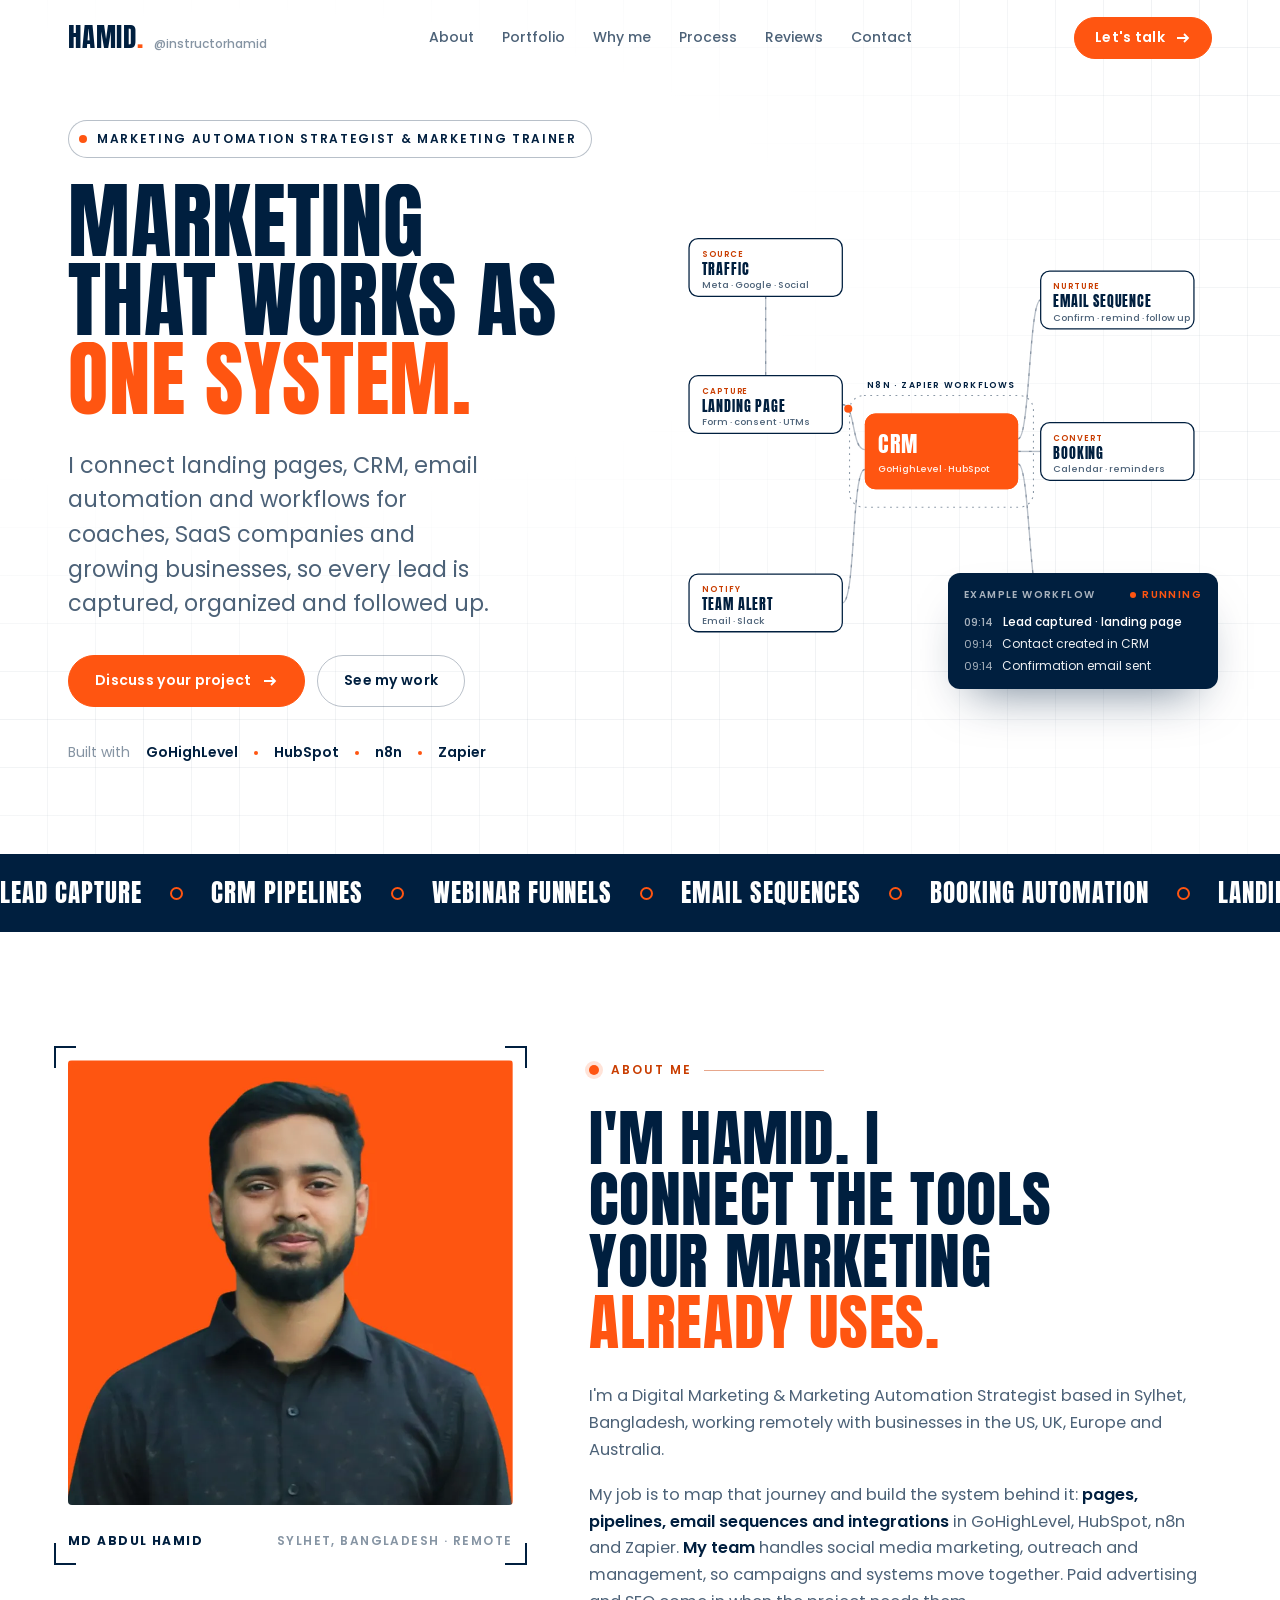
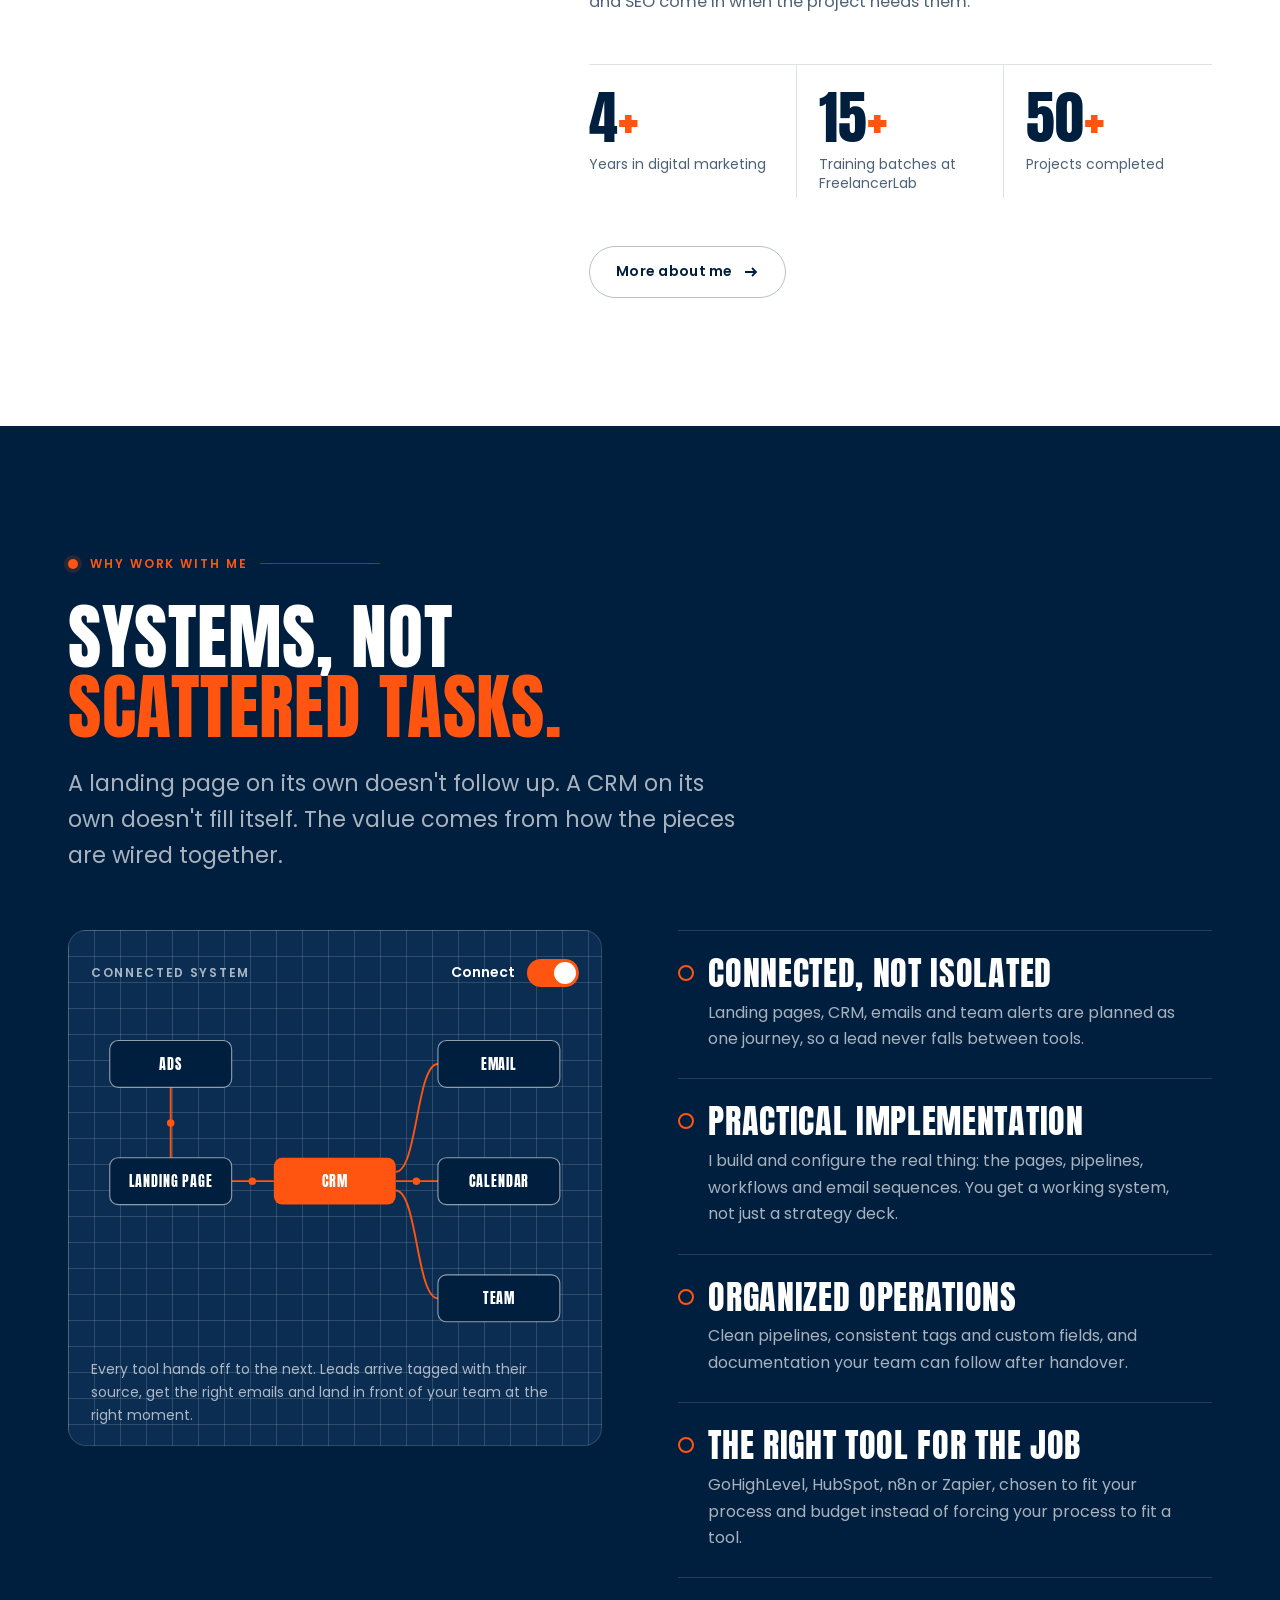
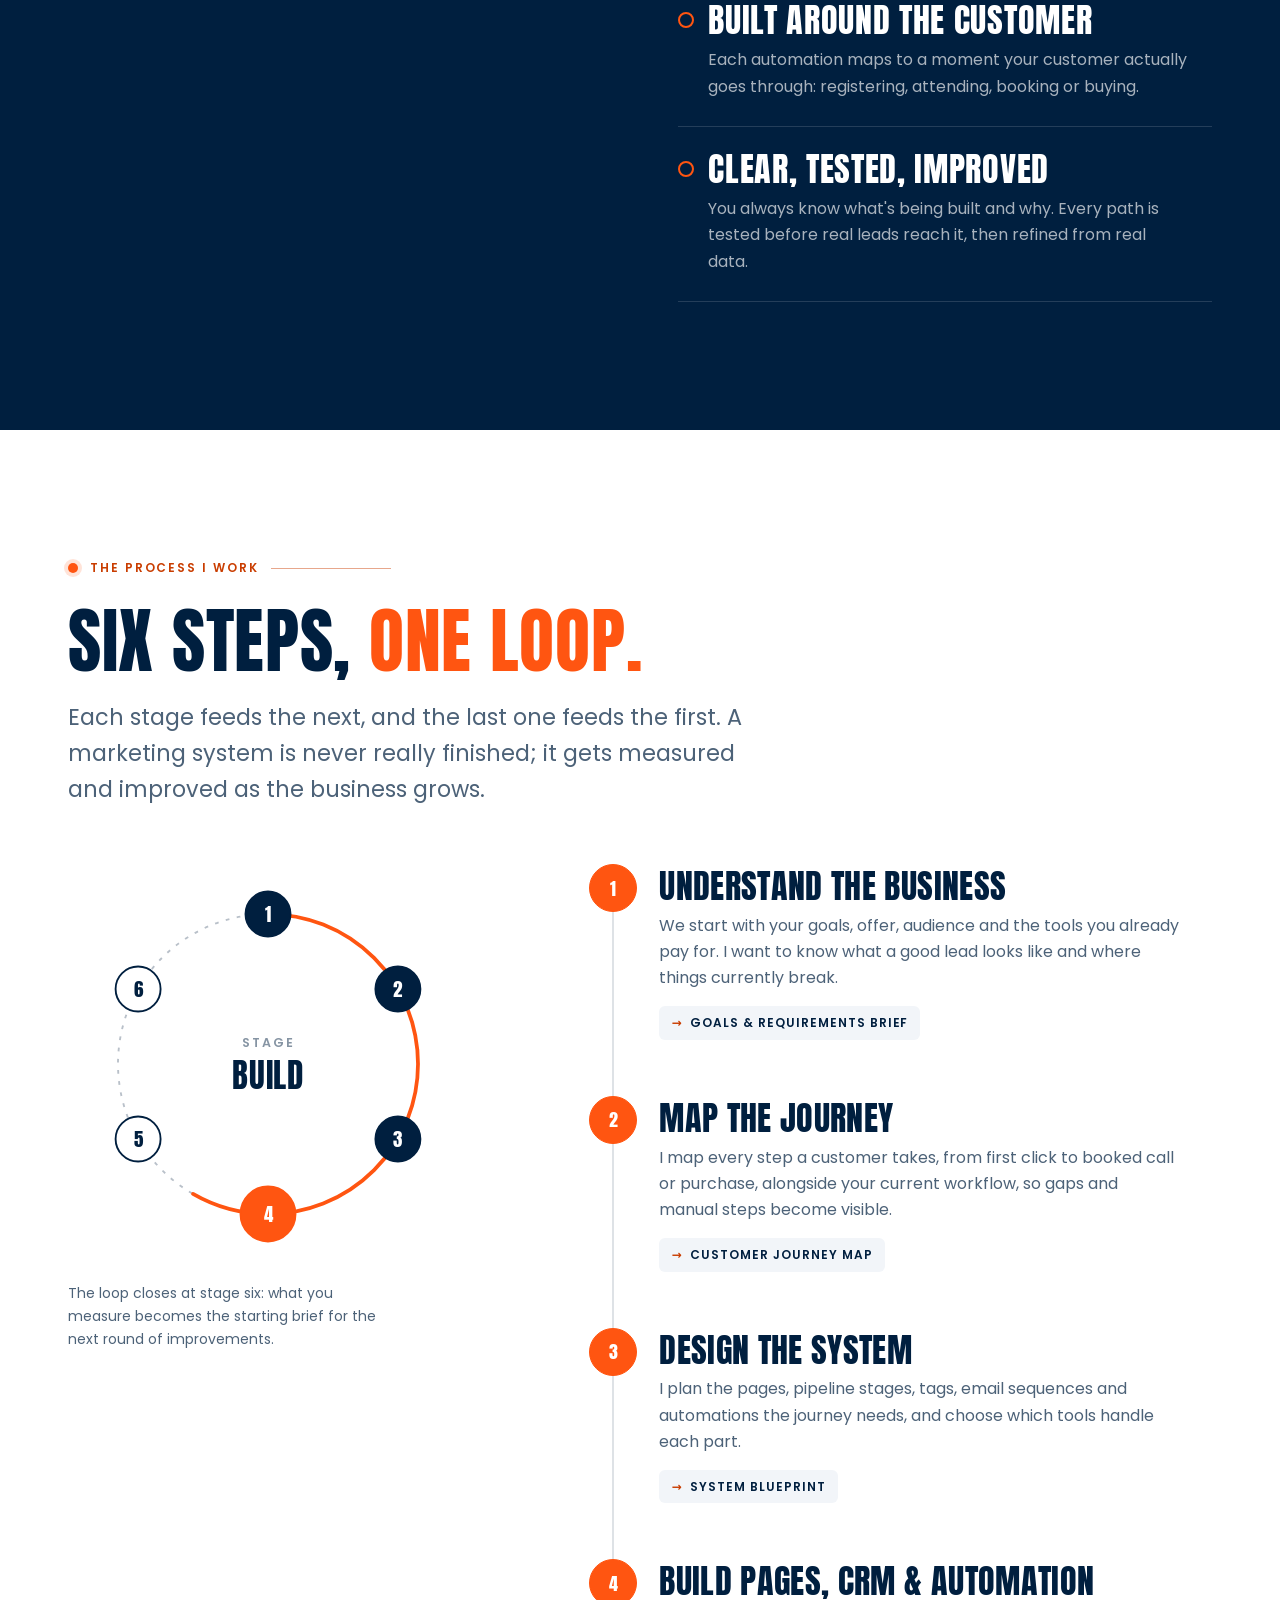
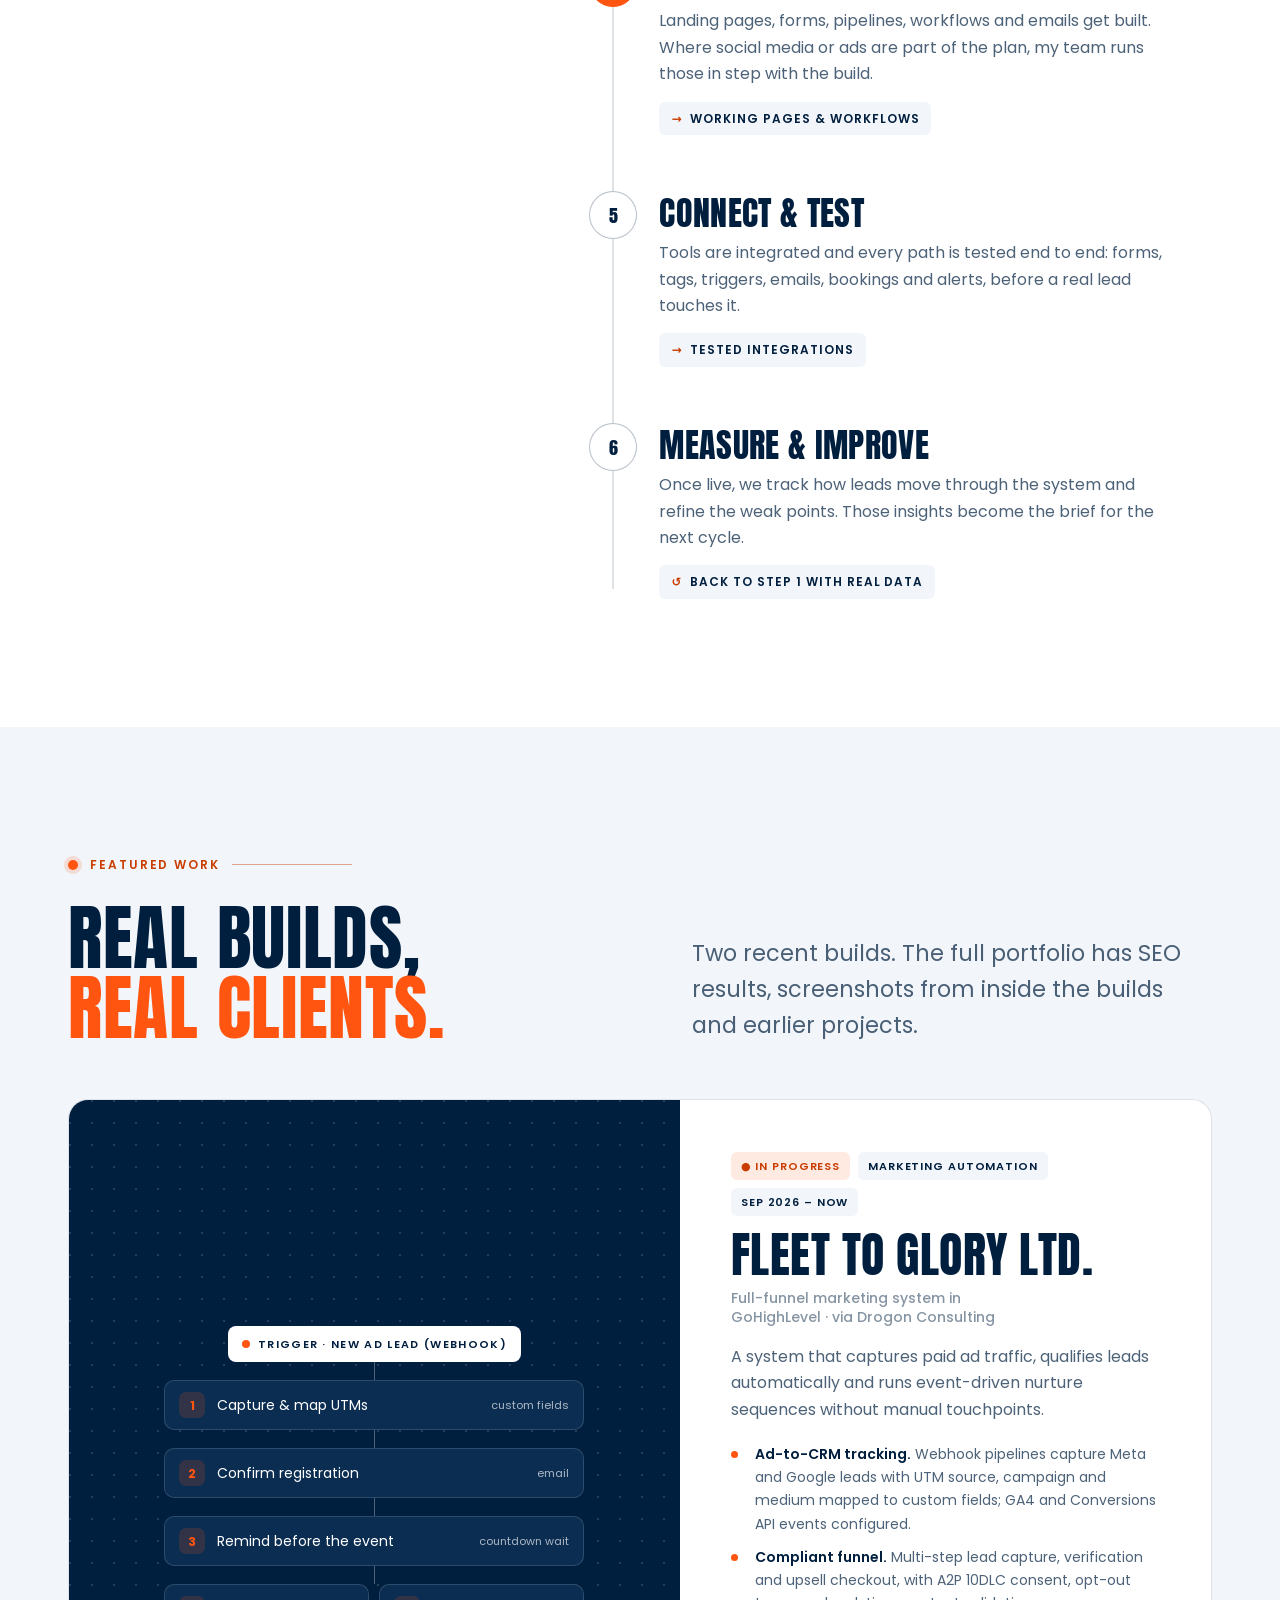
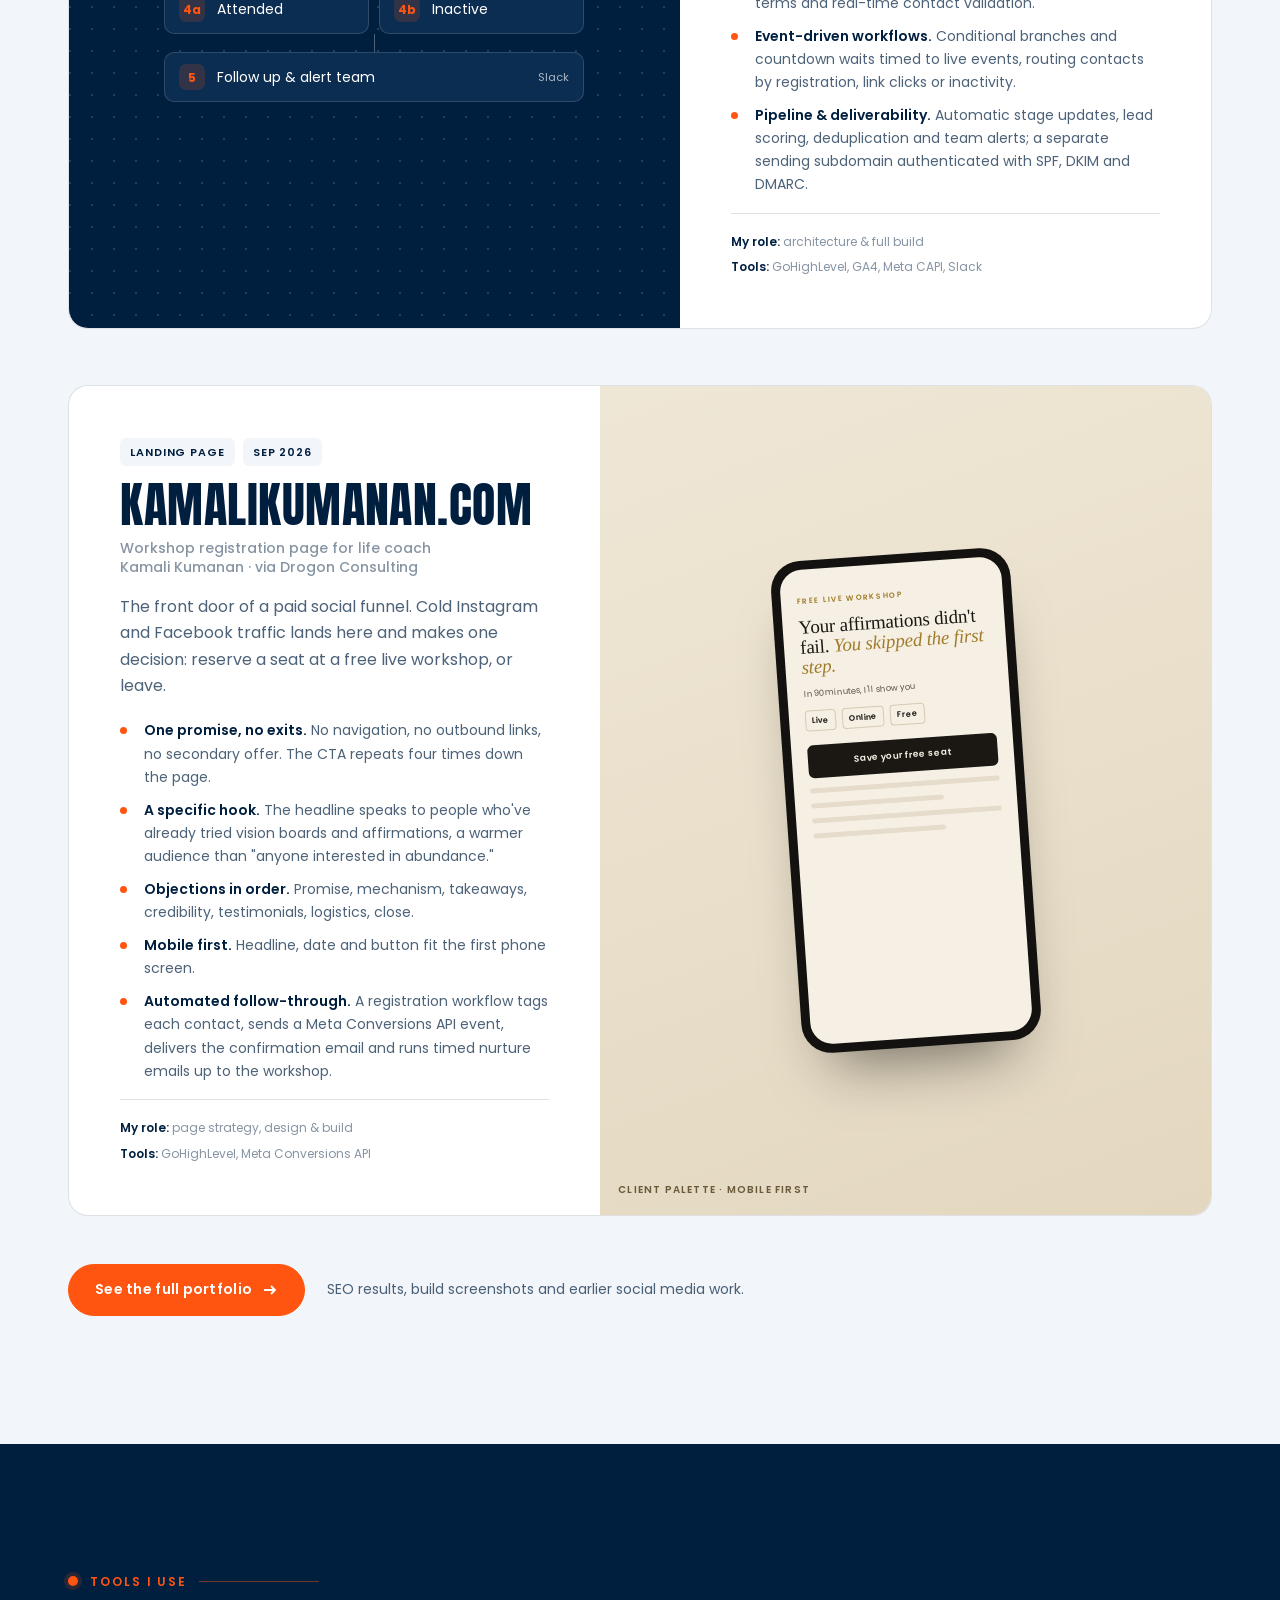
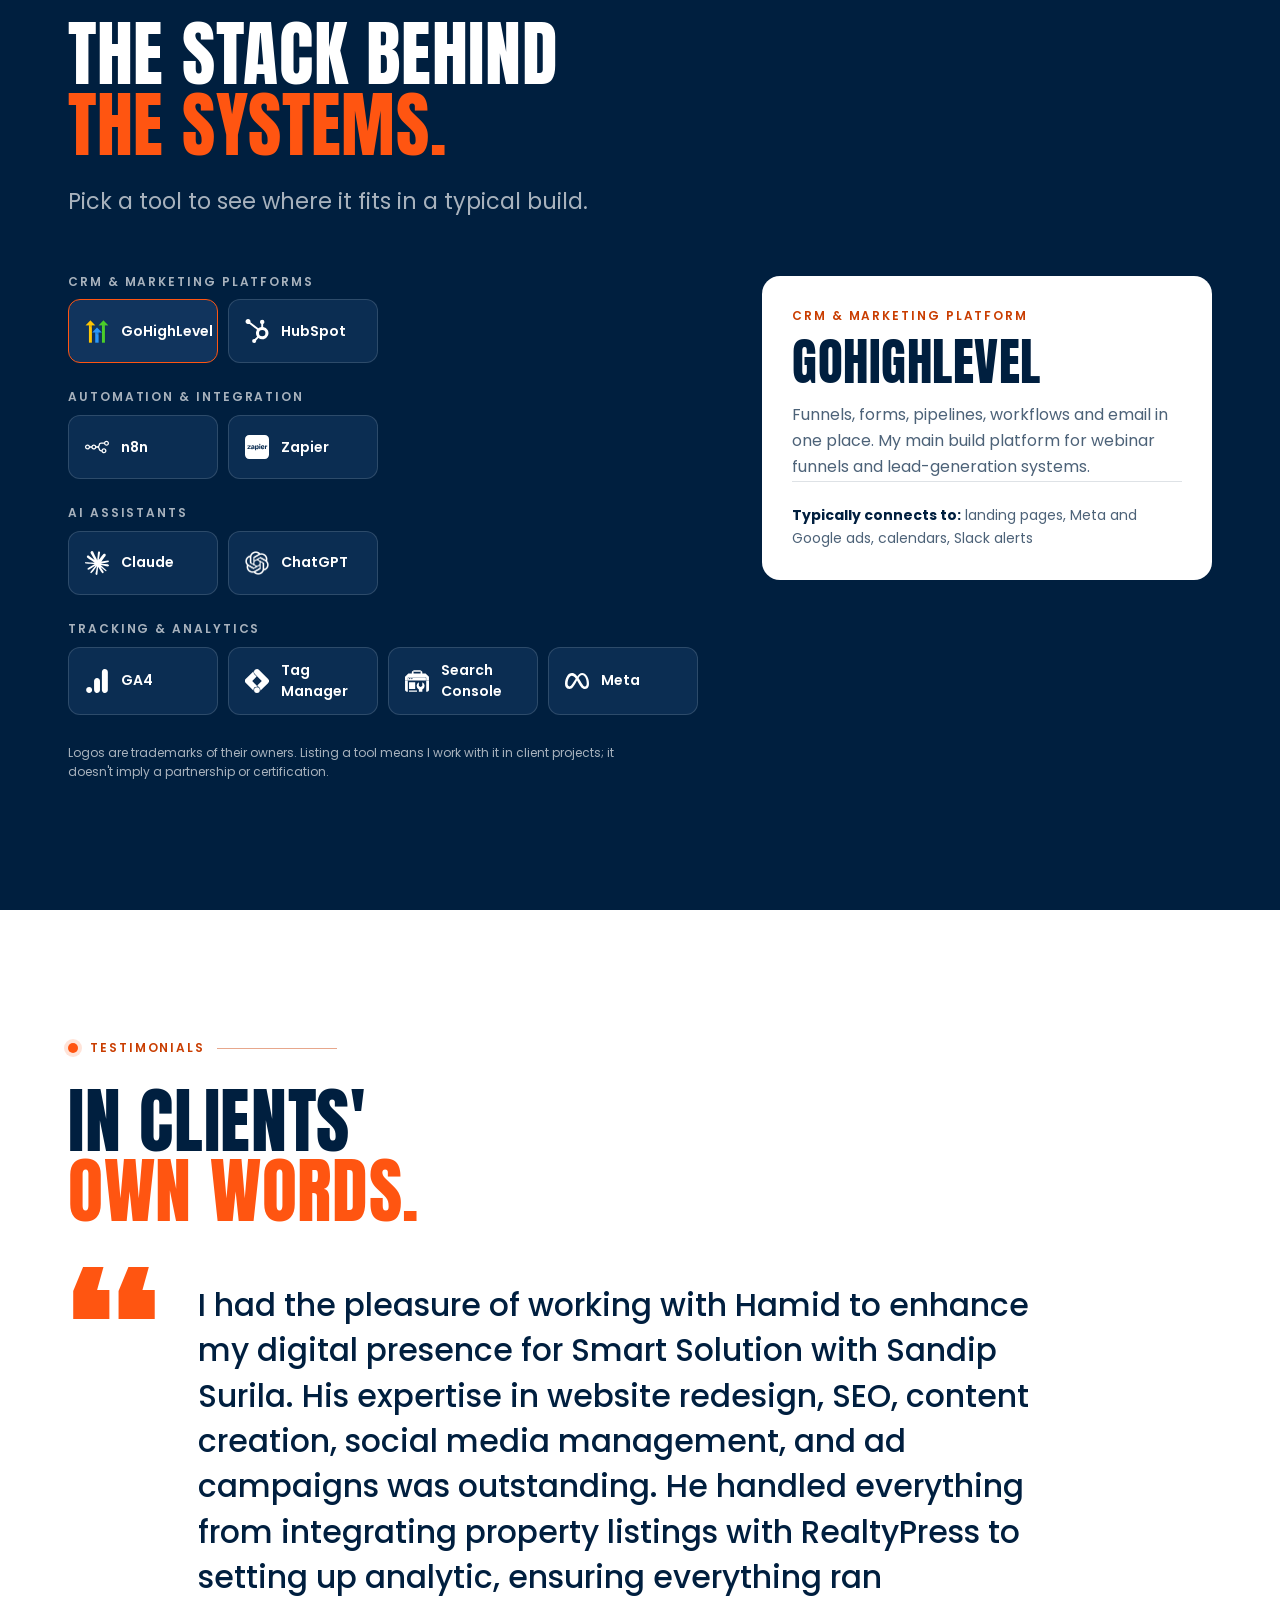
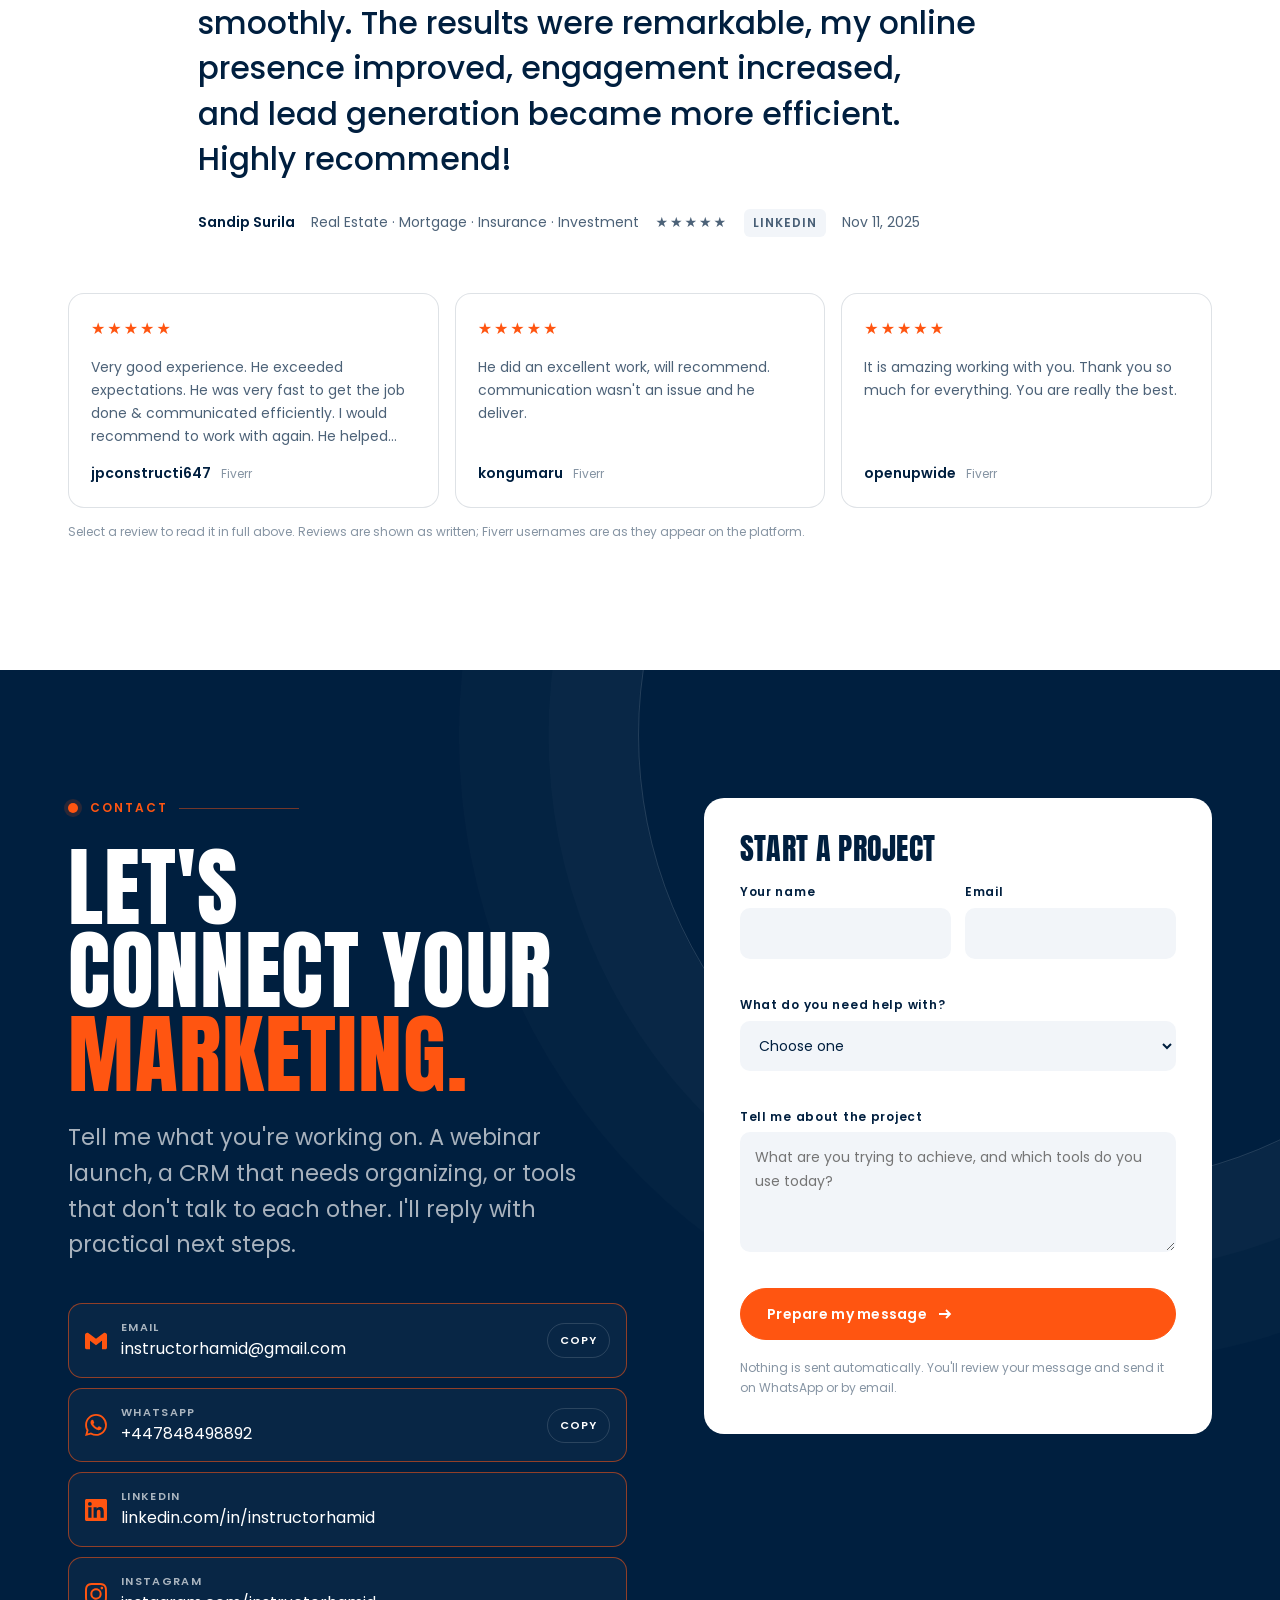
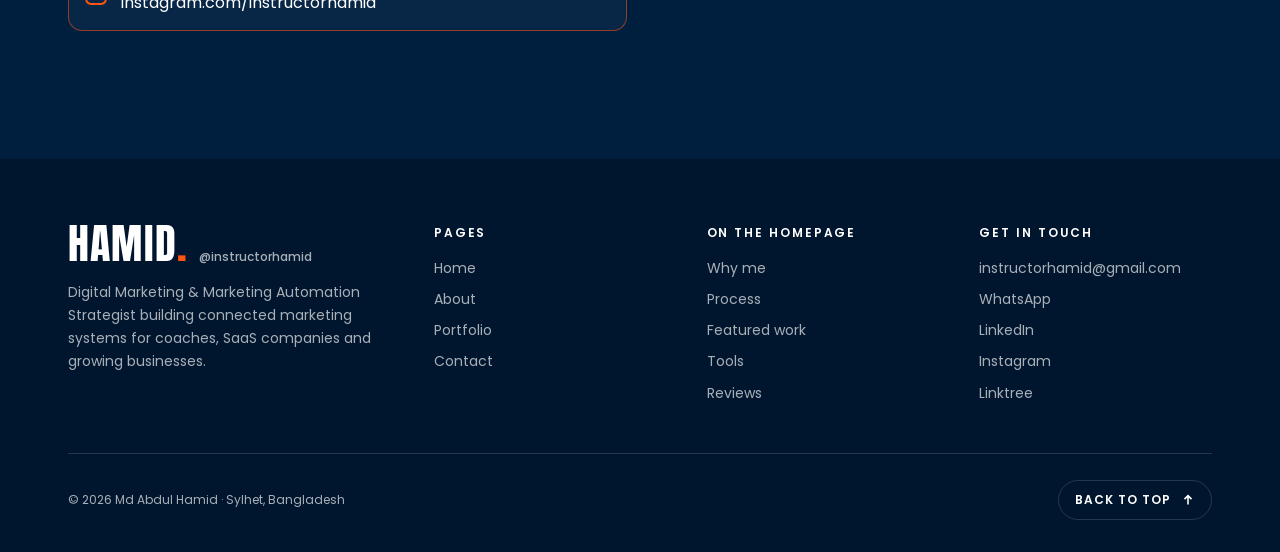
<file: index.html>
<!doctype html>
<html lang="en">
<head>
<meta charset="utf-8">
<meta name="viewport" content="width=device-width, initial-scale=1, viewport-fit=cover">
<title>Instructor Hamid · Digital Marketing Trainer &amp; Marketing Automation Strategist</title>
<meta name="description" content="Hamid (@instructorhamid) is a Digital Marketing Trainer &amp; Marketing Automation Strategist who connects landing pages, CRM, email automation and workflows for coaches, SaaS companies and growing businesses.">
<meta property="og:title" content="Hamid · Digital Marketing Trainer &amp; Marketing Automation Strategist">
<meta property="og:description" content="Connected marketing systems: landing pages, CRM, email automation and workflow integration with GoHighLevel, HubSpot, n8n and Zapier.">
<meta property="og:type" content="website">
<meta name="twitter:card" content="summary_large_image">
<link rel="canonical" href="https://instructorhamid.github.io/">
<meta property="og:url" content="https://instructorhamid.github.io/">
<meta property="og:image" content="https://instructorhamid.github.io/assets/hamid.webp">
<meta name="theme-color" content="#001F3F">
<link rel="icon" href="data:image/svg+xml,%3Csvg xmlns='http://www.w3.org/2000/svg' viewBox='0 0 64 64'%3E%3Crect width='64' height='64' rx='14' fill='%23001F3F'/%3E%3Ctext x='15' y='48' font-family='Impact,Arial Black,sans-serif' font-size='42' fill='%23fff'%3EH%3C/text%3E%3Ccircle cx='50' cy='45' r='5' fill='%23FF5511'/%3E%3C/svg%3E">
<link rel="preconnect" href="https://fonts.googleapis.com">
<link rel="preconnect" href="https://fonts.gstatic.com" crossorigin>
<link rel="stylesheet" href="https://fonts.googleapis.com/css2?family=Anton&family=Poppins:wght@400;500;600;700&display=swap">
<script type="application/ld+json">
{
  "@context": "https://schema.org",
  "@graph": [
    {
      "@type": "Person",
      "@id": "https://instructorhamid.github.io/#person",
      "name": "Md Abdul Hamid",
      "alternateName": [
        "Hamid",
        "instructor Hamid",
        "instructorhamid"
      ],
      "givenName": "Hamid",
      "jobTitle": "Digital Marketing Trainer & Marketing Automation Strategist",
      "description": "Hamid is a Digital Marketing Trainer and Marketing Automation Strategist based in Sylhet, Bangladesh. He builds connected marketing systems, joining landing pages, CRM pipelines, email automation and workflow integrations into one journey, so leads are captured, organized and followed up automatically. He works remotely with coaches, consultants, SaaS companies and growing businesses, and has trained aspiring marketers across 15+ batches at FreelancerLab since 2022.",
      "url": "https://instructorhamid.github.io/",
      "mainEntityOfPage": {
        "@id": "https://instructorhamid.github.io/#webpage"
      },
      "image": {
        "@type": "ImageObject",
        "@id": "https://instructorhamid.github.io/#headshot",
        "url": "https://instructorhamid.github.io/assets/hamid.webp",
        "width": 760,
        "height": 760,
        "caption": "Md Abdul Hamid, Digital Marketing and Marketing Automation Strategist"
      },
      "email": "mailto:instructorhamid@gmail.com",
      "telephone": "+447848498892",
      "address": {
        "@type": "PostalAddress",
        "addressLocality": "Sylhet",
        "addressCountry": "BD"
      },
      "homeLocation": {
        "@type": "Place",
        "name": "Sylhet, Bangladesh"
      },
      "nationality": {
        "@type": "Country",
        "name": "Bangladesh"
      },
      "knowsLanguage": [
        {
          "@type": "Language",
          "name": "English",
          "alternateName": "en"
        },
        {
          "@type": "Language",
          "name": "Bengali",
          "alternateName": "bn"
        }
      ],
      "sameAs": [
        "https://www.linkedin.com/in/instructorhamid",
        "https://www.instagram.com/instructorhamid",
        "https://github.com/instructorhamid",
        "https://linktr.ee/instructorhamid"
      ],
      "hasOccupation": {
        "@type": "Occupation",
        "name": "Digital Marketing & Marketing Automation Strategist",
        "occupationalCategory": {
          "@type": "CategoryCode",
          "codeValue": "13-1161.00",
          "name": "Market Research Analysts and Marketing Specialists",
          "inCodeSet": {
            "@type": "CategoryCodeSet",
            "name": "O*NET-SOC",
            "url": "https://www.onetonline.org/"
          }
        },
        "occupationLocation": {
          "@type": "City",
          "name": "Sylhet, Bangladesh"
        },
        "skills": "Marketing automation, CRM setup and pipeline design, GoHighLevel, HubSpot, n8n, Zapier, email marketing automation, landing page design and development, webinar and event funnels, conversion tracking and attribution, technical SEO"
      },
      "worksFor": [
        {
          "@type": "Organization",
          "name": "Topnotch Studio",
          "description": "Senior Digital Marketer, part-time, remote (United States)"
        },
        {
          "@type": "Organization",
          "name": "Drogon Consulting",
          "description": "Digital Marketing Specialist, freelance, remote (Germany)"
        },
        {
          "@type": "Organization",
          "name": "FreelancerLab",
          "description": "Digital Marketing Trainer, Sylhet, Bangladesh, since 2022"
        }
      ],
      "alumniOf": [
        {
          "@type": "CollegeOrUniversity",
          "name": "Sylhet Polytechnic Institute",
          "address": {
            "@type": "PostalAddress",
            "addressLocality": "Sylhet",
            "addressCountry": "BD"
          }
        },
        {
          "@type": "HighSchool",
          "name": "Islampur High School",
          "address": {
            "@type": "PostalAddress",
            "addressLocality": "Chhatak, Sunamganj",
            "addressCountry": "BD"
          }
        }
      ],
      "hasCredential": [
        {
          "@type": "EducationalOccupationalCredential",
          "credentialCategory": "degree",
          "name": "Diploma in Engineering, Computer Technology",
          "educationalLevel": "Diploma",
          "recognizedBy": {
            "@type": "CollegeOrUniversity",
            "name": "Sylhet Polytechnic Institute"
          }
        },
        {
          "@type": "EducationalOccupationalCredential",
          "credentialCategory": "certificate",
          "name": "The Fundamentals of Digital Marketing"
        },
        {
          "@type": "EducationalOccupationalCredential",
          "credentialCategory": "certificate",
          "name": "Google Analytics Certification"
        },
        {
          "@type": "EducationalOccupationalCredential",
          "credentialCategory": "certificate",
          "name": "LinkedIn Marketing Solutions Fundamentals"
        },
        {
          "@type": "EducationalOccupationalCredential",
          "credentialCategory": "certificate",
          "name": "Technical SEO and AI Search Essentials"
        }
      ],
      "knowsAbout": [
        {
          "@type": "Thing",
          "name": "Marketing automation",
          "sameAs": "https://en.wikipedia.org/wiki/Marketing_automation"
        },
        {
          "@type": "Thing",
          "name": "Customer relationship management",
          "sameAs": "https://en.wikipedia.org/wiki/Customer_relationship_management"
        },
        {
          "@type": "Thing",
          "name": "Email marketing",
          "sameAs": "https://en.wikipedia.org/wiki/Email_marketing"
        },
        {
          "@type": "Thing",
          "name": "Landing page",
          "sameAs": "https://en.wikipedia.org/wiki/Landing_page"
        },
        {
          "@type": "Thing",
          "name": "Digital marketing",
          "sameAs": "https://en.wikipedia.org/wiki/Digital_marketing"
        },
        {
          "@type": "Thing",
          "name": "Search engine optimization",
          "sameAs": "https://en.wikipedia.org/wiki/Search_engine_optimization"
        },
        {
          "@type": "Thing",
          "name": "Lead generation",
          "sameAs": "https://en.wikipedia.org/wiki/Lead_generation"
        },
        {
          "@type": "Thing",
          "name": "Sales funnel and customer journey mapping"
        },
        {
          "@type": "Thing",
          "name": "Webinar and online event marketing systems"
        },
        {
          "@type": "Thing",
          "name": "Conversion tracking and marketing attribution"
        },
        {
          "@type": "SoftwareApplication",
          "name": "GoHighLevel",
          "applicationCategory": "BusinessApplication",
          "operatingSystem": "Web",
          "sameAs": "https://www.gohighlevel.com/"
        },
        {
          "@type": "SoftwareApplication",
          "name": "HubSpot",
          "applicationCategory": "BusinessApplication",
          "operatingSystem": "Web",
          "sameAs": "https://en.wikipedia.org/wiki/HubSpot"
        },
        {
          "@type": "SoftwareApplication",
          "name": "n8n",
          "applicationCategory": "BusinessApplication",
          "operatingSystem": "Web",
          "sameAs": "https://n8n.io/"
        },
        {
          "@type": "SoftwareApplication",
          "name": "Zapier",
          "applicationCategory": "BusinessApplication",
          "operatingSystem": "Web",
          "sameAs": "https://en.wikipedia.org/wiki/Zapier"
        },
        {
          "@type": "SoftwareApplication",
          "name": "Google Analytics 4",
          "applicationCategory": "BusinessApplication",
          "operatingSystem": "Web",
          "sameAs": "https://en.wikipedia.org/wiki/Google_Analytics"
        },
        {
          "@type": "SoftwareApplication",
          "name": "Google Tag Manager",
          "applicationCategory": "BusinessApplication",
          "operatingSystem": "Web",
          "sameAs": "https://en.wikipedia.org/wiki/Google_Tag_Manager"
        }
      ],
      "makesOffer": [
        {
          "@type": "Offer",
          "itemOffered": {
            "@type": "Service",
            "name": "Marketing automation and CRM setup",
            "description": "Setting up and configuring GoHighLevel or HubSpot: lead capture, CRM pipelines and contact organization, lead scoring and assignment, follow-up automation, appointment booking, and workflow testing.",
            "provider": {
              "@id": "https://instructorhamid.github.io/#person"
            },
            "serviceType": "Marketing automation and CRM setup",
            "areaServed": {
              "@type": "Place",
              "name": "Worldwide"
            }
          }
        },
        {
          "@type": "Offer",
          "itemOffered": {
            "@type": "Service",
            "name": "Webinar and marketing event systems",
            "description": "End-to-end systems for webinars and live events: registration pages and forms wired into the CRM, confirmation and reminder emails, attendee segmentation, calendar booking, replay and post-event sequences.",
            "provider": {
              "@id": "https://instructorhamid.github.io/#person"
            },
            "serviceType": "Webinar and marketing event systems",
            "areaServed": {
              "@type": "Place",
              "name": "Worldwide"
            }
          }
        },
        {
          "@type": "Offer",
          "itemOffered": {
            "@type": "Service",
            "name": "Landing page design and development",
            "description": "Conversion-focused landing pages, webinar registration pages, lead-generation and campaign pages, built mobile-first with form, CRM and tracking integration.",
            "provider": {
              "@id": "https://instructorhamid.github.io/#person"
            },
            "serviceType": "Landing page design and development",
            "areaServed": {
              "@type": "Place",
              "name": "Worldwide"
            }
          }
        },
        {
          "@type": "Offer",
          "itemOffered": {
            "@type": "Service",
            "name": "Email marketing and automation",
            "description": "Welcome sequences, lead nurturing, appointment and webinar reminders, abandoned-lead follow-ups, onboarding and re-engagement campaigns, with segmentation and deliverability setup (SPF, DKIM, DMARC).",
            "provider": {
              "@id": "https://instructorhamid.github.io/#person"
            },
            "serviceType": "Email marketing and automation",
            "areaServed": {
              "@type": "Place",
              "name": "Worldwide"
            }
          }
        },
        {
          "@type": "Offer",
          "itemOffered": {
            "@type": "Service",
            "name": "Workflow and app integration",
            "description": "Connecting marketing applications with n8n and Zapier: data synchronization, webhook and API-based integrations, automating repetitive tasks, and documenting and testing every path.",
            "provider": {
              "@id": "https://instructorhamid.github.io/#person"
            },
            "serviceType": "Workflow and app integration",
            "areaServed": {
              "@type": "Place",
              "name": "Worldwide"
            }
          }
        },
        {
          "@type": "Offer",
          "itemOffered": {
            "@type": "Service",
            "name": "SEO and search visibility",
            "description": "Technical SEO, on-page optimization, keyword mapping, site performance fixes, and analytics setup across Google Search Console, GA4 and Tag Manager.",
            "provider": {
              "@id": "https://instructorhamid.github.io/#person"
            },
            "serviceType": "SEO and search visibility",
            "areaServed": {
              "@type": "Place",
              "name": "Worldwide"
            }
          }
        },
        {
          "@type": "Offer",
          "itemOffered": {
            "@type": "Service",
            "name": "Social media marketing and management",
            "description": "Social media marketing, outreach and management, and ongoing campaign support, delivered by Hamid's team.",
            "provider": {
              "@id": "https://instructorhamid.github.io/#person"
            },
            "serviceType": "Social media marketing and management",
            "areaServed": {
              "@type": "Place",
              "name": "Worldwide"
            }
          }
        }
      ],
      "audience": [
        {
          "@type": "Audience",
          "audienceType": "Coaches, consultants and educators"
        },
        {
          "@type": "Audience",
          "audienceType": "Webinar-based businesses"
        },
        {
          "@type": "Audience",
          "audienceType": "SaaS and technology companies"
        },
        {
          "@type": "Audience",
          "audienceType": "Growing service businesses"
        }
      ],
      "areaServed": [
        {
          "@type": "Place",
          "name": "Worldwide"
        },
        {
          "@type": "Country",
          "name": "United States"
        },
        {
          "@type": "Country",
          "name": "United Kingdom"
        },
        {
          "@type": "Country",
          "name": "Australia"
        },
        {
          "@type": "Country",
          "name": "Germany"
        },
        {
          "@type": "Country",
          "name": "Bangladesh"
        }
      ],
      "contactPoint": {
        "@type": "ContactPoint",
        "contactType": "Project inquiries",
        "email": "instructorhamid@gmail.com",
        "telephone": "+447848498892",
        "availableLanguage": [
          "English",
          "Bengali"
        ],
        "url": "https://instructorhamid.github.io/#contact"
      }
    },
    {
      "@type": "WebSite",
      "@id": "https://instructorhamid.github.io/#website",
      "url": "https://instructorhamid.github.io/",
      "name": "Hamid — Digital Marketing & Marketing Automation",
      "alternateName": "instructorhamid",
      "description": "Personal website of Md Abdul Hamid (@instructorhamid), Digital Marketing Trainer and Marketing Automation Strategist.",
      "inLanguage": "en",
      "publisher": {
        "@id": "https://instructorhamid.github.io/#person"
      },
      "copyrightHolder": {
        "@id": "https://instructorhamid.github.io/#person"
      },
      "author": {
        "@id": "https://instructorhamid.github.io/#person"
      }
    },
    {
      "@type": [
        "WebPage",
        "ProfilePage"
      ],
      "@id": "https://instructorhamid.github.io/#webpage",
      "url": "https://instructorhamid.github.io/",
      "name": "Hamid · Digital Marketing Trainer & Marketing Automation Strategist",
      "description": "Hamid (@instructorhamid) connects landing pages, CRM, email automation and workflows into one marketing system for coaches, SaaS companies and growing businesses.",
      "isPartOf": {
        "@id": "https://instructorhamid.github.io/#website"
      },
      "about": {
        "@id": "https://instructorhamid.github.io/#person"
      },
      "mainEntity": {
        "@id": "https://instructorhamid.github.io/#person"
      },
      "primaryImageOfPage": {
        "@id": "https://instructorhamid.github.io/#headshot"
      },
      "inLanguage": "en",
      "dateModified": "2026-10-12",
      "breadcrumb": {
        "@type": "BreadcrumbList",
        "itemListElement": [
          {
            "@type": "ListItem",
            "position": 1,
            "name": "Home",
            "item": "https://instructorhamid.github.io/"
          }
        ]
      },
      "hasPart": [
        {
          "@type": "WebPageElement",
          "name": "About",
          "url": "https://instructorhamid.github.io/#about"
        },
        {
          "@type": "WebPageElement",
          "name": "Why work with me",
          "url": "https://instructorhamid.github.io/#why"
        },
        {
          "@type": "WebPageElement",
          "name": "The process I work",
          "url": "https://instructorhamid.github.io/#process"
        },
        {
          "@type": "WebPageElement",
          "name": "Projects",
          "url": "https://instructorhamid.github.io/#work"
        },
        {
          "@type": "WebPageElement",
          "name": "Tools I use",
          "url": "https://instructorhamid.github.io/#tools"
        },
        {
          "@type": "WebPageElement",
          "name": "Testimonials",
          "url": "https://instructorhamid.github.io/#reviews"
        },
        {
          "@type": "WebPageElement",
          "name": "Contact",
          "url": "https://instructorhamid.github.io/#contact"
        }
      ]
    },
    {
      "@type": "HowTo",
      "@id": "https://instructorhamid.github.io/#process",
      "name": "How Hamid builds a connected marketing system",
      "description": "The six-stage process Hamid follows when building a marketing system, from understanding the business to measuring and improving the result.",
      "about": {
        "@id": "https://instructorhamid.github.io/#person"
      },
      "inLanguage": "en",
      "step": [
        {
          "@type": "HowToStep",
          "position": 1,
          "name": "Understand the business",
          "text": "Start with the goals, offer, audience and existing tools, defining what a good lead looks like and where the current process breaks.",
          "url": "https://instructorhamid.github.io/#process"
        },
        {
          "@type": "HowToStep",
          "position": 2,
          "name": "Map the journey",
          "text": "Map every step a customer takes, from first click to booked call or purchase, alongside the current workflow, so gaps and manual steps become visible.",
          "url": "https://instructorhamid.github.io/#process"
        },
        {
          "@type": "HowToStep",
          "position": 3,
          "name": "Design the system",
          "text": "Plan the pages, pipeline stages, tags, email sequences and automations the journey needs, and choose which tool handles each part.",
          "url": "https://instructorhamid.github.io/#process"
        },
        {
          "@type": "HowToStep",
          "position": 4,
          "name": "Build pages, CRM and automation",
          "text": "Build the landing pages, forms, pipelines, workflows and emails, with social media and ads running in step where they are part of the plan.",
          "url": "https://instructorhamid.github.io/#process"
        },
        {
          "@type": "HowToStep",
          "position": 5,
          "name": "Connect and test",
          "text": "Integrate the tools and test every path end to end, including forms, tags, triggers, emails, bookings and alerts, before a real lead touches it.",
          "url": "https://instructorhamid.github.io/#process"
        },
        {
          "@type": "HowToStep",
          "position": 6,
          "name": "Measure and improve",
          "text": "Track how leads move through the live system, refine the weak points, and use what the data shows as the brief for the next cycle.",
          "url": "https://instructorhamid.github.io/#process"
        }
      ]
    },
    {
      "@type": "ItemList",
      "@id": "https://instructorhamid.github.io/#projects",
      "name": "Selected projects by Hamid",
      "itemListOrder": "https://schema.org/ItemListOrderDescending",
      "numberOfItems": 3,
      "itemListElement": [
        {
          "@type": "ListItem",
          "position": 1,
          "item": {
            "@type": "CreativeWork",
            "name": "Fleet To Glory Ltd. — full-funnel marketing system in GoHighLevel",
            "description": "A GoHighLevel system that captures paid ad traffic, qualifies leads automatically and runs event-driven nurture sequences: webhook ad-to-CRM tracking with UTM mapping, a compliant multi-step funnel, conditional workflows with countdown waits, automatic pipeline stages and team alerts, and an authenticated sending subdomain.",
            "creator": {
              "@id": "https://instructorhamid.github.io/#person"
            },
            "author": {
              "@id": "https://instructorhamid.github.io/#person"
            },
            "url": "https://instructorhamid.github.io/#work",
            "dateCreated": "2026-09",
            "genre": "Marketing automation",
            "keywords": "GoHighLevel, marketing automation, CRM, webhooks, Meta Conversions API, GA4, email deliverability"
          }
        },
        {
          "@type": "ListItem",
          "position": 2,
          "item": {
            "@type": "CreativeWork",
            "name": "kamalikumanan.com — workshop registration page",
            "description": "A mobile-first workshop registration page for life coach Kamali Kumanan, built as the front door of a paid social funnel: one promise with no competing exits, objections answered in sequence, and the opt-in wired to a GoHighLevel workflow that tags the contact, fires a Meta Conversions API event and sends confirmation and reminder emails.",
            "creator": {
              "@id": "https://instructorhamid.github.io/#person"
            },
            "author": {
              "@id": "https://instructorhamid.github.io/#person"
            },
            "url": "https://kamalikumanan.com/",
            "dateCreated": "2026-09",
            "genre": "Landing page design and development",
            "keywords": "landing page, webinar registration, GoHighLevel, conversion optimization"
          }
        },
        {
          "@type": "ListItem",
          "position": 3,
          "item": {
            "@type": "CreativeWork",
            "name": "Gimbal Innovations — technical SEO and site performance",
            "description": "Full-site technical and on-page SEO for a motion simulation technology company: PageSpeed performance fixes, a focus keyphrase with synonyms and related phrases across 16 pages, SEO fields for 22 images, a client-approved 46-term keyword map, and analytics set up across Search Console, GA4 and Tag Manager.",
            "creator": {
              "@id": "https://instructorhamid.github.io/#person"
            },
            "author": {
              "@id": "https://instructorhamid.github.io/#person"
            },
            "url": "https://gimbalinnovations.com/",
            "dateCreated": "2026-07",
            "genre": "Search engine optimization",
            "keywords": "technical SEO, on-page SEO, Core Web Vitals, keyword mapping, Google Search Console"
          }
        }
      ]
    }
  ]
}
</script>
<link rel="stylesheet" href="assets/site.css?v=20261105">
   <!-- Google Tag Manager -->
<script>(function(w,d,s,l,i){w[l]=w[l]||[];w[l].push({'gtm.start':
new Date().getTime(),event:'gtm.js'});var f=d.getElementsByTagName(s)[0],
j=d.createElement(s),dl=l!='dataLayer'?'&l='+l:'';j.async=true;j.src=
'https://www.googletagmanager.com/gtm.js?id='+i+dl;f.parentNode.insertBefore(j,f);
})(window,document,'script','dataLayer','GTM-WCXM66GB');</script>
<!-- End Google Tag Manager -->
   <meta name="google-site-verification" content="5K6_mXbUYG-KirnsfJDpZ7iNAt59E5lFHcRhwmx1AM8" />
  <meta name="facebook-domain-verification" content="s2m5wu0a718c5t1ag8srjmi8xujlet" />
</head>
<body>
<a class="skip" href="#main">Skip to content</a>

<!-- ================= HEADER ================= -->
<header class="hdr" id="hdr">
  <div class="wrap">
    <a class="brand" href="#top" aria-label="Hamid, back to top"><b>HAMID<span>.</span></b><small>@instructorhamid</small></a>
    <nav class="nav" aria-label="Main">
      <a href="about.html">About</a><a href="portfolio.html">Portfolio</a><a href="#why">Why me</a><a href="#process">Process</a><a href="#reviews">Reviews</a><a href="contact.html">Contact</a>
    </nav>
    <a class="btn mag" href="contact.html">Let's talk <svg viewBox="0 0 16 16" fill="none" stroke="currentColor" stroke-width="1.8" aria-hidden="true"><path d="M2 8h11M9 4l4 4-4 4"/></svg></a>
    <button class="menu-btn" id="menuBtn" aria-expanded="false" aria-controls="mnav" aria-label="Open menu"><span></span></button>
  </div>
</header>
<nav class="mnav" id="mnav" aria-label="Mobile">
  <a href="#top" class="active" aria-current="page">Home</a><a href="about.html">About</a><a href="portfolio.html">Portfolio</a><a href="#why">Why me</a><a href="#process">Process</a><a href="#tools">Tools</a><a href="#reviews">Reviews</a><a href="contact.html" class="o">Contact</a>
  <p>instructorhamid@gmail.com · +447848498892</p>
</nav>

<main id="main">
<!-- ================= 02 HERO ================= -->
<section class="hero" id="top" aria-labelledby="h-hero">
  <div class="wrap">
    <div>
      <span class="kicker"><i></i>Marketing Automation Strategist &amp; Marketing Trainer</span>
      <h1 id="h-hero"><span class="ln"><span>Marketing</span></span><span class="ln"><span>that works as</span></span><span class="ln"><span class="o">one system.</span></span></h1>
      <p class="lede">I connect landing pages, CRM, email automation and workflows for coaches, SaaS companies and growing businesses, so every lead is captured, organized and followed up.</p>
      <div class="ctas">
        <a class="btn mag" href="#contact">Discuss your project <svg viewBox="0 0 16 16" fill="none" stroke="currentColor" stroke-width="1.8" aria-hidden="true"><path d="M2 8h11M9 4l4 4-4 4"/></svg></a>
        <a class="btn ghost mag" href="#work">See my work</a>
      </div>
      <div class="stackline"><span>Built with</span><b>GoHighLevel</b><i class="sep"></i><b>HubSpot</b><i class="sep"></i><b>n8n</b><i class="sep"></i><b>Zapier</b></div>
    </div>

    <div class="schematic" aria-label="Example of a connected marketing system: traffic reaches a landing page, the lead goes into the CRM, and automations send emails, book calls, alert the team and report results.">
      <svg id="heroSvg" viewBox="0 0 600 490" role="img" aria-hidden="true">
        <!-- wires -->
        <path id="p1" class="wire" d="M105 88 V176"/>
        <path id="p2" class="wire" d="M190 208 C 205 208, 200 258, 215 258"/>
        <path id="p3" class="wire" d="M385 246 C 398 246, 397 92, 410 92"/>
        <path id="p4" class="wire" d="M385 260 H410"/>
        <path id="p5" class="wire" d="M385 274 C 398 274, 397 428, 410 428"/>
        <path id="p6" class="wire" d="M215 280 C 200 280, 205 428, 190 428"/>
        <use href="#p1" class="flow"/><use href="#p2" class="flow"/><use href="#p3" class="flow"/><use href="#p4" class="flow"/><use href="#p5" class="flow"/><use href="#p6" class="flow"/>
        <!-- automation layer ring -->
        <rect class="ring" x="198" y="198" width="204" height="124" rx="16"/>
        <text class="ringlabel" x="300" y="190" text-anchor="middle">N8N · ZAPIER WORKFLOWS</text>
        <!-- nodes -->
        <g class="node"><rect x="20" y="24" width="170" height="64" rx="10"/><text class="ix" x="34" y="44">SOURCE</text><text class="t" x="34" y="64">TRAFFIC</text><text class="s" x="34" y="79">Meta · Google · Social</text></g>
        <g class="node"><rect x="20" y="176" width="170" height="64" rx="10"/><text class="ix" x="34" y="196">CAPTURE</text><text class="t" x="34" y="216">LANDING PAGE</text><text class="s" x="34" y="231">Form · consent · UTMs</text></g>
        <g class="node hub"><rect class="pulse" x="215" y="218" width="170" height="84" rx="12"/><rect x="215" y="218" width="170" height="84" rx="12"/><text class="t" x="230" y="262">CRM</text><text class="s" x="230" y="283">GoHighLevel · HubSpot</text></g>
        <g class="node"><rect x="410" y="60" width="170" height="64" rx="10"/><text class="ix" x="424" y="80">NURTURE</text><text class="t" x="424" y="100">EMAIL SEQUENCE</text><text class="s" x="424" y="115">Confirm · remind · follow up</text></g>
        <g class="node"><rect x="410" y="228" width="170" height="64" rx="10"/><text class="ix" x="424" y="248">CONVERT</text><text class="t" x="424" y="268">BOOKING</text><text class="s" x="424" y="283">Calendar · reminders</text></g>
        <g class="node"><rect x="410" y="396" width="170" height="64" rx="10"/><text class="ix" x="424" y="416">MEASURE</text><text class="t" x="424" y="436">REPORTING</text><text class="s" x="424" y="451">GA4 · pipeline stages</text></g>
        <g class="node"><rect x="20" y="396" width="170" height="64" rx="10"/><text class="ix" x="34" y="416">NOTIFY</text><text class="t" x="34" y="436">TEAM ALERT</text><text class="s" x="34" y="451">Email · Slack</text></g>
        <!-- packets: each travels in its own slot of a shared 3.6s cycle, so the flow reads as one chain -->
        <circle class="pk" r="4.5" opacity="0"><animateMotion dur="3.6s" repeatCount="indefinite" begin="0s" keyPoints="0;1;1" keyTimes="0;.3;1" calcMode="linear"><mpath href="#p1"/></animateMotion><animate attributeName="opacity" dur="3.6s" repeatCount="indefinite" begin="0s" values="0;1;1;0;0" keyTimes="0;.03;.28;.3;1"/></circle>
        <circle class="pk" r="4.5" opacity="0"><animateMotion dur="3.6s" repeatCount="indefinite" begin="1.08s" keyPoints="0;1;1" keyTimes="0;.3;1" calcMode="linear"><mpath href="#p2"/></animateMotion><animate attributeName="opacity" dur="3.6s" repeatCount="indefinite" begin="1.08s" values="0;1;1;0;0" keyTimes="0;.03;.28;.3;1"/></circle>
        <circle class="pk" r="4.5" opacity="0"><animateMotion dur="3.6s" repeatCount="indefinite" begin="2.16s" keyPoints="0;1;1" keyTimes="0;.3;1" calcMode="linear"><mpath href="#p3"/></animateMotion><animate attributeName="opacity" dur="3.6s" repeatCount="indefinite" begin="2.16s" values="0;1;1;0;0" keyTimes="0;.03;.28;.3;1"/></circle>
        <circle class="pk" r="4.5" opacity="0"><animateMotion dur="3.6s" repeatCount="indefinite" begin="2.3s" keyPoints="0;1;1" keyTimes="0;.3;1" calcMode="linear"><mpath href="#p4"/></animateMotion><animate attributeName="opacity" dur="3.6s" repeatCount="indefinite" begin="2.3s" values="0;1;1;0;0" keyTimes="0;.03;.28;.3;1"/></circle>
        <circle class="pk" r="4.5" opacity="0"><animateMotion dur="3.6s" repeatCount="indefinite" begin="2.44s" keyPoints="0;1;1" keyTimes="0;.3;1" calcMode="linear"><mpath href="#p5"/></animateMotion><animate attributeName="opacity" dur="3.6s" repeatCount="indefinite" begin="2.44s" values="0;1;1;0;0" keyTimes="0;.03;.28;.3;1"/></circle>
        <circle class="pk" r="4.5" opacity="0"><animateMotion dur="3.6s" repeatCount="indefinite" begin="2.58s" keyPoints="0;1;1" keyTimes="0;.3;1" calcMode="linear"><mpath href="#p6"/></animateMotion><animate attributeName="opacity" dur="3.6s" repeatCount="indefinite" begin="2.58s" values="0;1;1;0;0" keyTimes="0;.03;.28;.3;1"/></circle>
      </svg>
      <aside class="log" aria-label="Example automation activity">
        <header>Example workflow <span>Running</span></header>
        <ol id="log">
          <li><time>09:14</time>Lead captured · landing page</li>
          <li><time>09:14</time>Contact created in CRM</li>
          <li><time>09:14</time>Confirmation email sent</li>
        </ol>
      </aside>
    </div>
  </div>
</section>

<div class="band" aria-label="What I build">
  <div class="track">
    <ul><li>Lead capture</li><li>CRM pipelines</li><li>Webinar funnels</li><li>Email sequences</li><li>Booking automation</li><li>Landing pages</li><li>Workflow integration</li><li>Tracking &amp; attribution</li></ul>
    <ul aria-hidden="true"><li>Lead capture</li><li>CRM pipelines</li><li>Webinar funnels</li><li>Email sequences</li><li>Booking automation</li><li>Landing pages</li><li>Workflow integration</li><li>Tracking &amp; attribution</li></ul>
  </div>
</div>

<!-- ================= 03 ABOUT ================= -->
<section class="sec about" id="about" aria-labelledby="h-about">
  <div class="wrap grid">
    <figure class="portrait rv">
      <div class="frame"><img src="assets/hamid.webp" width="760" height="760" alt="Portrait of Hamid in a dark shirt against an orange background" loading="lazy" decoding="async"></div>
      <div class="ticks" aria-hidden="true"><i></i><i></i><i></i><i></i></div>
      <figcaption><b>Md Abdul Hamid</b><span>Sylhet, Bangladesh · Remote</span></figcaption>
    </figure>
    <div>
      <p class="tag rv"><i></i>About me</p>
      <h2 id="h-about" class="rv">I'm Hamid. I connect the tools your marketing <span class="o">already uses.</span></h2>
      <div class="copy rv">
        <p>I'm a Digital Marketing &amp; Marketing Automation Strategist based in Sylhet, Bangladesh, working remotely with businesses in the US, UK, Europe and Australia.</p>
        <p>My job is to map that journey and build the system behind it: <strong>pages, pipelines, email sequences and integrations</strong> in GoHighLevel, HubSpot, n8n and Zapier. <strong>My team</strong> handles social media marketing, outreach and management, so campaigns and systems move together. Paid advertising and SEO come in when the project needs them.</p>
      </div>
      <div class="stats rv">
        <div class="stat"><b>4<span>+</span></b><small>Years in digital marketing</small></div>
        <div class="stat"><b>15<span>+</span></b><small>Training batches at FreelancerLab</small></div>
        <div class="stat"><b>50<span>+</span></b><small>Projects completed</small></div>
      </div>
      <div class="more rv"><a class="btn ghost mag" href="about.html">More about me <svg viewBox="0 0 16 16" fill="none" stroke="currentColor" stroke-width="1.8" aria-hidden="true"><path d="M2 8h11M9 4l4 4-4 4"/></svg></a></div>
    </div>
  </div>
</section>

<!-- ================= 04 WHY ================= -->
<section class="sec dark why" id="why" aria-labelledby="h-why">
  <div class="wrap">
    <p class="tag rv"><i></i>Why work with me</p>
    <h2 id="h-why" class="h2 rv">Systems, not <span class="o">scattered tasks.</span></h2>
    <p class="intro rv">A landing page on its own doesn't follow up. A CRM on its own doesn't fill itself. The value comes from how the pieces are wired together.</p>
    <div class="grid">
      <div class="board on rv" id="board">
        <div class="board-top">
          <p id="boardLabel">Connected system</p>
          <button class="switch" id="sw" role="switch" aria-checked="true" aria-labelledby="swLbl"><span id="swLbl">Connect</span><span class="trk" aria-hidden="true"></span></button>
        </div>
        <svg viewBox="0 0 520 370" aria-hidden="true">
          <path class="w" pathLength="1" d="M85 90 V165"/>
          <path class="w" pathLength="1" d="M150 190 H195"/>
          <path class="w" pathLength="1" d="M325 180 C 348 180, 347 65, 370 65"/>
          <path class="w" pathLength="1" d="M325 190 H370"/>
          <path class="w" pathLength="1" d="M325 200 C 348 200, 347 315, 370 315"/>
          <circle class="bp" cx="85" cy="128" r="4"/><circle class="bp" cx="172" cy="190" r="4"/><circle class="bp" cx="347" cy="190" r="4"/>
          <line class="stub" x1="150" y1="190" x2="166" y2="190"/><line class="stub" x1="370" y1="190" x2="354" y2="190"/><line class="stub" x1="85" y1="90" x2="85" y2="106"/>
          <text class="note" x="210" y="34">manual CSV exports</text>
          <text class="note" x="196" y="262">missed follow-ups</text>
          <text class="note" x="26" y="350">copy &amp; paste between apps</text>
          <text class="note" x="250" y="352">“where did this lead come from?”</text>
          <g class="nd" style="--dx:10px;--dy:24px;--r:-6deg"><rect x="20" y="40" width="130" height="50" rx="9"/><text x="85" y="71">ADS</text></g>
          <g class="nd" style="--dx:-6px;--dy:52px;--r:5deg"><rect x="20" y="165" width="130" height="50" rx="9"/><text x="85" y="196">LANDING PAGE</text></g>
          <g class="nd hubn" style="--dx:4px;--dy:-96px;--r:-4deg"><rect x="195" y="165" width="130" height="50" rx="9"/><text x="260" y="196">CRM</text></g>
          <g class="nd" style="--dx:-24px;--dy:42px;--r:7deg"><rect x="370" y="40" width="130" height="50" rx="9"/><text x="435" y="71">EMAIL</text></g>
          <g class="nd" style="--dx:-8px;--dy:70px;--r:-5deg"><rect x="370" y="165" width="130" height="50" rx="9"/><text x="435" y="196">CALENDAR</text></g>
          <g class="nd" style="--dx:-120px;--dy:-14px;--r:3deg"><rect x="370" y="290" width="130" height="50" rx="9"/><text x="435" y="321">TEAM</text></g>
        </svg>
        <p class="board-cap" id="boardCap">Every tool hands off to the next. Leads arrive tagged with their source, get the right emails and land in front of your team at the right moment.</p>
      </div>
      <ul class="principles">
        <li class="rv"><h3>Connected, not isolated</h3><p>Landing pages, CRM, emails and team alerts are planned as one journey, so a lead never falls between tools.</p></li>
        <li class="rv"><h3>Practical implementation</h3><p>I build and configure the real thing: the pages, pipelines, workflows and email sequences. You get a working system, not just a strategy deck.</p></li>
        <li class="rv"><h3>Organized operations</h3><p>Clean pipelines, consistent tags and custom fields, and documentation your team can follow after handover.</p></li>
        <li class="rv"><h3>The right tool for the job</h3><p>GoHighLevel, HubSpot, n8n or Zapier, chosen to fit your process and budget instead of forcing your process to fit a tool.</p></li>
        <li class="rv"><h3>Built around the customer</h3><p>Each automation maps to a moment your customer actually goes through: registering, attending, booking or buying.</p></li>
        <li class="rv"><h3>Clear, tested, improved</h3><p>You always know what's being built and why. Every path is tested before real leads reach it, then refined from real data.</p></li>
      </ul>
    </div>
  </div>
</section>

<!-- ================= 05 PROCESS ================= -->
<section class="sec process" id="process" aria-labelledby="h-process">
  <div class="wrap">
    <p class="tag rv"><i></i>The process I work</p>
    <h2 id="h-process" class="h2 rv">Six steps, <span class="o">one loop.</span></h2>
    <p class="intro rv">Each stage feeds the next, and the last one feeds the first. A marketing system is never really finished; it gets measured and improved as the business grows.</p>
    <div class="grid">
      <div class="loop" aria-hidden="true">
        <svg viewBox="0 0 320 320" id="loopSvg">
          <circle class="track" cx="160" cy="160" r="120"/>
          <circle class="prog" id="loopProg" cx="160" cy="160" r="120" transform="rotate(-90 160 160)" pathLength="100" stroke-dasharray="100" stroke-dashoffset="100"/>
          <text class="ctr-k" x="160" y="146">STAGE</text>
          <text class="ctr-t" x="160" y="180" id="loopName">UNDERSTAND</text>
        </svg>
        <p>The loop closes at stage six: what you measure becomes the starting brief for the next round of improvements.</p>
      </div>
      <ol class="steps" id="steps">
        <span class="fill" id="stepsFill" aria-hidden="true"></span>
        <li class="step" data-name="Understand"><span class="n">1</span><div><h3>Understand the business</h3><p>We start with your goals, offer, audience and the tools you already pay for. I want to know what a good lead looks like and where things currently break.</p><span class="out">Goals &amp; requirements brief</span></div></li>
        <li class="step" data-name="Map"><span class="n">2</span><div><h3>Map the journey</h3><p>I map every step a customer takes, from first click to booked call or purchase, alongside your current workflow, so gaps and manual steps become visible.</p><span class="out">Customer journey map</span></div></li>
        <li class="step" data-name="Design"><span class="n">3</span><div><h3>Design the system</h3><p>I plan the pages, pipeline stages, tags, email sequences and automations the journey needs, and choose which tools handle each part.</p><span class="out">System blueprint</span></div></li>
        <li class="step" data-name="Build"><span class="n">4</span><div><h3>Build pages, CRM &amp; automation</h3><p>Landing pages, forms, pipelines, workflows and emails get built. Where social media or ads are part of the plan, my team runs those in step with the build.</p><span class="out">Working pages &amp; workflows</span></div></li>
        <li class="step" data-name="Connect"><span class="n">5</span><div><h3>Connect &amp; test</h3><p>Tools are integrated and every path is tested end to end: forms, tags, triggers, emails, bookings and alerts, before a real lead touches it.</p><span class="out">Tested integrations</span></div></li>
        <li class="step back" data-name="Improve"><span class="n">6</span><div><h3>Measure &amp; improve</h3><p>Once live, we track how leads move through the system and refine the weak points. Those insights become the brief for the next cycle.</p><span class="out">Back to step 1 with real data</span></div></li>
      </ol>
    </div>
  </div>
</section>

<!-- ================= 06 PROJECTS ================= -->
<section class="sec work" id="work" aria-labelledby="h-work">
  <div class="wrap">
    <div class="head">
      <div>
        <p class="tag rv"><i></i>Featured work</p>
        <h2 id="h-work" class="h2 rv">Real builds, <span class="o">real clients.</span></h2>
      </div>
      <p class="intro rv" style="margin-top:0;max-width:40ch">Two recent builds. The full portfolio has SEO results, screenshots from inside the builds and earlier projects.</p>
    </div>

    <!-- Project template: copy an <article class="proj"> block to add a new case study. Add class "rev" to flip the layout. -->
    <article class="proj rv" aria-labelledby="pj1">
      <div class="visual v-ghl" aria-hidden="true">
        <div class="wf" id="wf">
          <span class="trig">Trigger · New ad lead (webhook)</span>
          <span class="lnk"></span>
          <div class="stp"><i>1</i>Capture &amp; map UTMs<em>custom fields</em></div><span class="lnk"></span>
          <div class="stp"><i>2</i>Confirm registration<em>email</em></div><span class="lnk"></span>
          <div class="stp"><i>3</i>Remind before the event<em>countdown wait</em></div><span class="lnk"></span>
          <div class="split"><div class="stp"><i>4a</i>Attended</div><div class="stp"><i>4b</i>Inactive</div></div><span class="lnk"></span>
          <div class="stp"><i>5</i>Follow up &amp; alert team<em>Slack</em></div>
        </div>
      </div>
      <div class="body">
        <div class="meta"><span class="chip live">In progress</span><span class="chip">Marketing automation</span><span class="chip">Sep 2026 – now</span></div>
        <h3 id="pj1">Fleet To Glory Ltd.<small>Full-funnel marketing system in GoHighLevel · via Drogon Consulting</small></h3>
        <p class="desc">A system that captures paid ad traffic, qualifies leads automatically and runs event-driven nurture sequences without manual touchpoints.</p>
        <ul class="did">
          <li><span><b>Ad-to-CRM tracking.</b> Webhook pipelines capture Meta and Google leads with UTM source, campaign and medium mapped to custom fields; GA4 and Conversions API events configured.</span></li>
          <li><span><b>Compliant funnel.</b> Multi-step lead capture, verification and upsell checkout, with A2P 10DLC consent, opt-out terms and real-time contact validation.</span></li>
          <li><span><b>Event-driven workflows.</b> Conditional branches and countdown waits timed to live events, routing contacts by registration, link clicks or inactivity.</span></li>
          <li><span><b>Pipeline &amp; deliverability.</b> Automatic stage updates, lead scoring, deduplication and team alerts; a separate sending subdomain authenticated with SPF, DKIM and DMARC.</span></li>
        </ul>
        <div class="role"><span><b>My role:</b> architecture &amp; full build</span><span><b>Tools:</b> GoHighLevel, GA4, Meta CAPI, Slack</span></div>
      </div>
    </article>

    <article class="proj rev rv" aria-labelledby="pj2">
      <div class="visual v-lp" aria-hidden="true">
        <div class="phone"><div class="scr">
          <span class="eb">Free live workshop</span>
          <span class="hl">Your affirmations didn't fail. <span>You skipped the first step.</span></span>
          <span class="sb">In 90 minutes, I'll show you</span>
          <span class="dt"><span>Live</span><span>Online</span><span>Free</span></span>
          <span class="cta">Save your free seat</span>
          <span class="ln"></span><span class="ln s"></span><span class="ln"></span><span class="ln s"></span>
        </div></div>
        <span class="lp-note">Client palette · mobile first</span>
      </div>
      <div class="body">
        <div class="meta"><span class="chip">Landing page</span><span class="chip">Sep 2026</span></div>
        <h3 id="pj2">kamalikumanan.com<small>Workshop registration page for life coach Kamali Kumanan · via Drogon Consulting</small></h3>
        <p class="desc">The front door of a paid social funnel. Cold Instagram and Facebook traffic lands here and makes one decision: reserve a seat at a free live workshop, or leave.</p>
        <ul class="did">
          <li><span><b>One promise, no exits.</b> No navigation, no outbound links, no secondary offer. The CTA repeats four times down the page.</span></li>
          <li><span><b>A specific hook.</b> The headline speaks to people who've already tried vision boards and affirmations, a warmer audience than "anyone interested in abundance."</span></li>
          <li><span><b>Objections in order.</b> Promise, mechanism, takeaways, credibility, testimonials, logistics, close.</span></li>
          <li><span><b>Mobile first.</b> Headline, date and button fit the first phone screen.</span></li>
          <li><span><b>Automated follow-through.</b> A registration workflow tags each contact, sends a Meta Conversions API event, delivers the confirmation email and runs timed nurture emails up to the workshop.</span></li>
        </ul>
        <div class="role"><span><b>My role:</b> page strategy, design &amp; build</span><span><b>Tools:</b> GoHighLevel, Meta Conversions API</span></div>
      </div>
    </article>

    <div class="more rv"><a class="btn mag" href="portfolio.html">See the full portfolio <svg viewBox="0 0 16 16" fill="none" stroke="currentColor" stroke-width="1.8" aria-hidden="true"><path d="M2 8h11M9 4l4 4-4 4"/></svg></a><p>SEO results, build screenshots and earlier social media work.</p></div>
  </div>
</section>

<!-- ================= 07 TOOLS ================= -->
<section class="sec dark tools" id="tools" aria-labelledby="h-tools">
  <div class="wrap">
    <p class="tag rv"><i></i>Tools I use</p>
    <h2 id="h-tools" class="h2 rv">The stack behind <span class="o">the systems.</span></h2>
    <p class="intro rv">Pick a tool to see where it fits in a typical build.</p>
    <div class="grid">
      <div class="groups" id="tiles">
        <div class="group rv"><h3>CRM &amp; marketing platforms</h3><div class="tiles">
          <button class="tile" data-k="ghl" aria-pressed="true"><img src="assets/ghl.png" width="24" height="24" alt="">GoHighLevel</button>
          <button class="tile" data-k="hubspot" style="--brand:#FF7A59" aria-pressed="false"><svg viewBox="0 0 24 24" aria-hidden="true"><path d="M18.164 7.93V5.084a2.198 2.198 0 001.267-1.978v-.067A2.2 2.2 0 0017.238.845h-.067a2.2 2.2 0 00-2.193 2.193v.067a2.196 2.196 0 001.252 1.973l.013.006v2.852a6.22 6.22 0 00-2.969 1.31l.012-.01-7.828-6.095A2.497 2.497 0 104.3 4.656l-.012.006 7.697 5.991a6.176 6.176 0 00-1.038 3.446c0 1.343.425 2.588 1.147 3.607l-.013-.02-2.342 2.343a1.968 1.968 0 00-.58-.095h-.002a2.033 2.033 0 102.033 2.033 1.978 1.978 0 00-.1-.595l.005.014 2.317-2.317a6.247 6.247 0 104.782-11.134l-.036-.005zm-.964 9.378a3.206 3.206 0 113.215-3.207v.002a3.206 3.206 0 01-3.207 3.207z"/></svg>HubSpot</button>
        </div></div>
        <div class="group rv"><h3>Automation &amp; integration</h3><div class="tiles">
          <button class="tile" data-k="n8n" style="--brand:#EA4B71" aria-pressed="false"><svg viewBox="0 0 24 24" aria-hidden="true"><path d="M21.4737 5.6842c-1.1772 0-2.1663.8051-2.4468 1.8947h-2.8955c-1.235 0-2.289.893-2.492 2.111l-.1038.623a1.263 1.263 0 0 1-1.246 1.0555H11.289c-.2805-1.0896-1.2696-1.8947-2.4468-1.8947s-2.1663.8051-2.4467 1.8947H4.973c-.2805-1.0896-1.2696-1.8947-2.4468-1.8947C1.1311 9.4737 0 10.6047 0 12s1.131 2.5263 2.5263 2.5263c1.1772 0 2.1663-.8051 2.4468-1.8947h1.4223c.2804 1.0896 1.2696 1.8947 2.4467 1.8947 1.1772 0 2.1663-.8051 2.4468-1.8947h1.0008a1.263 1.263 0 0 1 1.2459 1.0555l.1038.623c.203 1.218 1.257 2.111 2.492 2.111h.3692c.2804 1.0895 1.2696 1.8947 2.4468 1.8947 1.3952 0 2.5263-1.131 2.5263-2.5263s-1.131-2.5263-2.5263-2.5263c-1.1772 0-2.1664.805-2.4468 1.8947h-.3692a1.263 1.263 0 0 1-1.246-1.0555l-.1037-.623A2.52 2.52 0 0 0 13.9607 12a2.52 2.52 0 0 0 .821-1.4794l.1038-.623a1.263 1.263 0 0 1 1.2459-1.0555h2.8955c.2805 1.0896 1.2696 1.8947 2.4468 1.8947 1.3952 0 2.5263-1.131 2.5263-2.5263s-1.131-2.5263-2.5263-2.5263m0 1.2632a1.263 1.263 0 0 1 1.2631 1.2631 1.263 1.263 0 0 1-1.2631 1.2632 1.263 1.263 0 0 1-1.2632-1.2632 1.263 1.263 0 0 1 1.2632-1.2631M2.5263 10.7368A1.263 1.263 0 0 1 3.7895 12a1.263 1.263 0 0 1-1.2632 1.2632A1.263 1.263 0 0 1 1.2632 12a1.263 1.263 0 0 1 1.2631-1.2632m6.3158 0A1.263 1.263 0 0 1 10.1053 12a1.263 1.263 0 0 1-1.2632 1.2632A1.263 1.263 0 0 1 7.579 12a1.263 1.263 0 0 1 1.2632-1.2632m10.1053 3.7895a1.263 1.263 0 0 1 1.2631 1.2632 1.263 1.263 0 0 1-1.2631 1.2631 1.263 1.263 0 0 1-1.2632-1.2631 1.263 1.263 0 0 1 1.2632-1.2632"/></svg>n8n</button>
          <button class="tile" data-k="zapier" style="--brand:#FF4F00" aria-pressed="false"><svg viewBox="0 0 24 24" aria-hidden="true"><path d="M4.157 0A4.151 4.151 0 0 0 0 4.161v15.678A4.151 4.151 0 0 0 4.157 24h15.682A4.152 4.152 0 0 0 24 19.839V4.161A4.152 4.152 0 0 0 19.839 0H4.157Zm10.61 8.761h.03a.577.577 0 0 1 .23.038.585.585 0 0 1 .201.124.63.63 0 0 1 .162.431.612.612 0 0 1-.162.435.58.58 0 0 1-.201.128.58.58 0 0 1-.23.042.529.529 0 0 1-.235-.042.585.585 0 0 1-.332-.328.559.559 0 0 1-.038-.235.613.613 0 0 1 .17-.431.59.59 0 0 1 .405-.162Zm2.853 1.572c.03.004.061.004.095.004.325-.011.646.064.937.219.238.144.431.355.552.609.128.279.189.582.185.888v.193a2 2 0 0 1 0 .219h-2.498c.003.227.075.45.204.642a.78.78 0 0 0 .646.265.714.714 0 0 0 .484-.136.642.642 0 0 0 .23-.318l.915.257a1.398 1.398 0 0 1-.28.537c-.14.159-.321.284-.521.355a2.234 2.234 0 0 1-.836.136 1.923 1.923 0 0 1-1.001-.245 1.618 1.618 0 0 1-.665-.703 2.221 2.221 0 0 1-.227-1.036 1.95 1.95 0 0 1 .48-1.398 1.9 1.9 0 0 1 1.3-.488Zm-9.607.023c.162.004.325.026.48.079.207.065.4.174.563.314.26.302.393.692.366 1.088v2.276H8.53l-.109-.711h-.065c-.064.163-.155.31-.272.439a1.122 1.122 0 0 1-.374.264 1.023 1.023 0 0 1-.453.083 1.334 1.334 0 0 1-.866-.264.965.965 0 0 1-.329-.801.993.993 0 0 1 .076-.431 1.02 1.02 0 0 1 .242-.363 1.478 1.478 0 0 1 1.043-.303h.952v-.181a.696.696 0 0 0-.136-.454.553.553 0 0 0-.438-.154.695.695 0 0 0-.378.086.48.48 0 0 0-.193.254l-.99-.144a1.26 1.26 0 0 1 .257-.563c.14-.174.321-.302.533-.378.261-.091.54-.136.82-.129.053-.003.106-.007.163-.007Zm4.384.007c.174 0 .347.038.506.114.182.083.34.211.458.374.257.423.377.911.351 1.406a2.53 2.53 0 0 1-.355 1.448 1.148 1.148 0 0 1-1.009.517c-.204 0-.401-.045-.582-.136a1.052 1.052 0 0 1-.48-.457 1.298 1.298 0 0 1-.114-.234h-.045l.004 1.784h-1.059v-4.713h.904l.117.805h.057c.068-.208.177-.401.328-.56a1.129 1.129 0 0 1 .843-.344h.076v-.004Zm7.559.084h.903l.113.805h.053a1.37 1.37 0 0 1 .235-.484.813.813 0 0 1 .313-.242.82.82 0 0 1 .39-.076h.234v1.051h-.401a.662.662 0 0 0-.313.008.623.623 0 0 0-.272.155.663.663 0 0 0-.174.26.683.683 0 0 0-.027.314v1.875h-1.054v-3.666Zm-17.515.003h3.262v.896L3.73 13.104l.034.113h1.973l.042.9H2.4v-.9l1.931-1.754-.045-.117H2.441v-.896Zm11.815 0h1.055v3.659h-1.055V10.45Zm3.443.684.019.016a.69.69 0 0 0-.351.045.756.756 0 0 0-.287.204c-.11.155-.174.336-.189.522h1.545c-.034-.526-.257-.787-.74-.787h.003Zm-5.718.163c-.026 0-.057 0-.083.004a.78.78 0 0 0-.31.053.746.746 0 0 0-.257.189 1.016 1.016 0 0 0-.204.695v.064c-.015.257.057.507.204.711a.634.634 0 0 0 .253.196.638.638 0 0 0 .314.061.644.644 0 0 0 .578-.265c.14-.223.204-.48.189-.74a1.216 1.216 0 0 0-.181-.711.677.677 0 0 0-.503-.257Zm-4.509 1.266a.464.464 0 0 0-.268.102.373.373 0 0 0-.114.276c0 .053.008.106.027.155a.375.375 0 0 0 .087.132.576.576 0 0 0 .397.11v.004a.863.863 0 0 0 .563-.182.573.573 0 0 0 .211-.457v-.14h-.903Z"/></svg>Zapier</button>
        </div></div>
        <div class="group rv"><h3>AI assistants</h3><div class="tiles">
          <button class="tile" data-k="claude" style="--brand:#D97757" aria-pressed="false"><svg viewBox="0 0 24 24" aria-hidden="true"><path d="m4.7144 15.9555 4.7174-2.6471.079-.2307-.079-.1275h-.2307l-.7893-.0486-2.6956-.0729-2.3375-.0971-2.2646-.1214-.5707-.1215-.5343-.7042.0546-.3522.4797-.3218.686.0608 1.5179.1032 2.2767.1578 1.6514.0972 2.4468.255h.3886l.0546-.1579-.1336-.0971-.1032-.0972L6.973 9.8356l-2.55-1.6879-1.3356-.9714-.7225-.4918-.3643-.4614-.1578-1.0078.6557-.7225.8803.0607.2246.0607.8925.686 1.9064 1.4754 2.4893 1.8336.3643.3035.1457-.1032.0182-.0728-.164-.2733-1.3539-2.4467-1.445-2.4893-.6435-1.032-.17-.6194c-.0607-.255-.1032-.4674-.1032-.7285L6.287.1335 6.6997 0l.9957.1336.419.3642.6192 1.4147 1.0018 2.2282 1.5543 3.0296.4553.8985.2429.8318.091.255h.1579v-.1457l.1275-1.706.2368-2.0947.2307-2.6957.0789-.7589.3764-.9107.7468-.4918.5828.2793.4797.686-.0668.4433-.2853 1.8517-.5586 2.9021-.3643 1.9429h.2125l.2429-.2429.9835-1.3053 1.6514-2.0643.7286-.8196.85-.9046.5464-.4311h1.0321l.759 1.1293-.34 1.1657-1.0625 1.3478-.8804 1.1414-1.2628 1.7-.7893 1.36.0729.1093.1882-.0183 2.8535-.607 1.5421-.2794 1.8396-.3157.8318.3886.091.3946-.3278.8075-1.967.4857-2.3072.4614-3.4364.8136-.0425.0304.0486.0607 1.5482.1457.6618.0364h1.621l3.0175.2247.7892.522.4736.6376-.079.4857-1.2142.6193-1.6393-.3886-3.825-.9107-1.3113-.3279h-.1822v.1093l1.0929 1.0686 2.0035 1.8092 2.5075 2.3314.1275.5768-.3218.4554-.34-.0486-2.2039-1.6575-.85-.7468-1.9246-1.621h-.1275v.17l.4432.6496 2.3436 3.5214.1214 1.0807-.17.3521-.6071.2125-.6679-.1214-1.3721-1.9246L14.38 17.959l-1.1414-1.9428-.1397.079-.674 7.2552-.3156.3703-.7286.2793-.6071-.4614-.3218-.7468.3218-1.4753.3886-1.9246.3157-1.53.2853-1.9004.17-.6314-.0121-.0425-.1397.0182-1.4328 1.9672-2.1796 2.9446-1.7243 1.8456-.4128.164-.7164-.3704.0667-.6618.4008-.5889 2.386-3.0357 1.4389-1.882.929-1.0868-.0062-.1579h-.0546l-6.3385 4.1164-1.1293.1457-.4857-.4554.0608-.7467.2307-.2429 1.9064-1.3114Z"/></svg>Claude</button>
          <button class="tile" data-k="chatgpt" aria-pressed="false"><img src="assets/gpt.png" width="24" height="24" alt="">ChatGPT</button>
        </div></div>
        <div class="group rv"><h3>Tracking &amp; analytics</h3><div class="tiles">
          <button class="tile" data-k="ga4" style="--brand:#E37400" aria-pressed="false"><svg viewBox="0 0 24 24" aria-hidden="true"><path d="M22.84 2.9982v17.9987c.0086 1.6473-1.3197 2.9897-2.967 2.9984a2.9808 2.9808 0 01-.3677-.0208c-1.528-.226-2.6477-1.5558-2.6105-3.1V3.1204c-.0369-1.5458 1.0856-2.8762 2.6157-3.1 1.6361-.1915 3.1178.9796 3.3093 2.6158.014.1201.0208.241.0202.3619zM4.1326 18.0548c-1.6417 0-2.9726 1.331-2.9726 2.9726C1.16 22.6691 2.4909 24 4.1326 24s2.9726-1.3309 2.9726-2.9726-1.331-2.9726-2.9726-2.9726zm7.8728-9.0098c-.0171 0-.0342 0-.0513.0003-1.6495.0904-2.9293 1.474-2.891 3.1256v7.9846c0 2.167.9535 3.4825 2.3505 3.763 1.6118.3266 3.1832-.7152 3.5098-2.327.04-.1974.06-.3983.0593-.5998v-8.9585c.003-1.6474-1.33-2.9852-2.9773-2.9882z"/></svg>GA4</button>
          <button class="tile" data-k="gtm" style="--brand:#246FDB" aria-pressed="false"><svg viewBox="0 0 24 24" aria-hidden="true"><path d="M12.003 0a3 3 0 0 0-2.121 5.121l6.865 6.865-4.446 4.541 1.745 1.836a3.432 3.432 0 0 1 .7.739l.012.011-.001.002a3.432 3.432 0 0 1 .609 1.953 3.432 3.432 0 0 1-.09.78l7.75-7.647c.031-.029.067-.05.098-.08.023-.023.038-.052.06-.076a2.994 2.994 0 0 0-.06-4.166l-9-9A2.99 2.99 0 0 0 12.003 0zM8.63 2.133L.88 9.809a2.998 2.998 0 0 0 0 4.238l7.7 7.75a3.432 3.432 0 0 1-.077-.729 3.432 3.432 0 0 1 3.431-3.431 3.432 3.432 0 0 1 .826.101l-5.523-5.81 4.371-4.373-2.08-2.08c-.903-.904-1.193-2.183-.898-3.342zm3.304 16.004a2.932 2.932 0 0 0-2.931 2.931A2.932 2.932 0 0 0 11.934 24a2.932 2.932 0 0 0 2.932-2.932 2.932 2.932 0 0 0-2.932-2.931z"/></svg>Tag Manager</button>
          <button class="tile" data-k="gsc" style="--brand:#458CF5" aria-pressed="false"><svg viewBox="0 0 24 24" aria-hidden="true"><path d="M8.548 1.156L6.832 2.872v1.682h1.716zm0 3.398v.035H6.832v-.035H3.386L0 7.844v3.577h2.826V8.94c0-.525.429-.954.954-.954h16.476c.525 0 .954.43.954.954v2.48h2.754V7.844l-3.386-3.29H17.3v.035h-1.717v-.035zm7.035 0H17.3V2.872l-1.717-1.716zM8.679 1.188V2.84h6.773V1.188zm11.471 7.07a.834.834 0 00-.132.01l-.543.002c-5.216.014-10.432-.008-15.648.01-.435-.063-.794.436-.716.883v2.264h17.812c-.016-.888.045-1.782-.034-2.666-.104-.342-.427-.502-.739-.502zm-15.422.634a.689.698 0 01.689.698.689.698 0 01-.689.697.689.698 0 01-.688-.697.689.698 0 01.688-.698zm2.134 0a.689.698 0 01.689.698.689.698 0 01-.689.697.689.698 0 01-.688-.697.689.698 0 01.688-.698zM.036 11.645v9.156c0 1.05.858 1.908 1.907 1.908h.883V11.645zm21.174 0v11.064h.882c1.05 0 1.908-.858 1.908-1.908v-9.156zM4.057 13.133v6.85h6.137v-6.85zm13.243.021v3.777l-1.708.977-1.708-.977v-3.758a4.006 4.006 0 000 7.23v2.441h3.457v-2.442a4.006 4.006 0 00-.041-7.248zm-13.243 8.26v1.43h7.925v-1.43z"/></svg>Search Console</button>
          <button class="tile" data-k="meta" style="--brand:#0467DF" aria-pressed="false"><svg viewBox="0 0 24 24" aria-hidden="true"><path d="M6.915 4.03c-1.968 0-3.683 1.28-4.871 3.113C.704 9.208 0 11.883 0 14.449c0 .706.07 1.369.21 1.973a6.624 6.624 0 0 0 .265.86 5.297 5.297 0 0 0 .371.761c.696 1.159 1.818 1.927 3.593 1.927 1.497 0 2.633-.671 3.965-2.444.76-1.012 1.144-1.626 2.663-4.32l.756-1.339.186-.325c.061.1.121.196.183.3l2.152 3.595c.724 1.21 1.665 2.556 2.47 3.314 1.046.987 1.992 1.22 3.06 1.22 1.075 0 1.876-.355 2.455-.843a3.743 3.743 0 0 0 .81-.973c.542-.939.861-2.127.861-3.745 0-2.72-.681-5.357-2.084-7.45-1.282-1.912-2.957-2.93-4.716-2.93-1.047 0-2.088.467-3.053 1.308-.652.57-1.257 1.29-1.82 2.05-.69-.875-1.335-1.547-1.958-2.056-1.182-.966-2.315-1.303-3.454-1.303zm10.16 2.053c1.147 0 2.188.758 2.992 1.999 1.132 1.748 1.647 4.195 1.647 6.4 0 1.548-.368 2.9-1.839 2.9-.58 0-1.027-.23-1.664-1.004-.496-.601-1.343-1.878-2.832-4.358l-.617-1.028a44.908 44.908 0 0 0-1.255-1.98c.07-.109.141-.224.211-.327 1.12-1.667 2.118-2.602 3.358-2.602zm-10.201.553c1.265 0 2.058.791 2.675 1.446.307.327.737.871 1.234 1.579l-1.02 1.566c-.757 1.163-1.882 3.017-2.837 4.338-1.191 1.649-1.81 1.817-2.486 1.817-.524 0-1.038-.237-1.383-.794-.263-.426-.464-1.13-.464-2.046 0-2.221.63-4.535 1.66-6.088.454-.687.964-1.226 1.533-1.533a2.264 2.264 0 0 1 1.088-.285z"/></svg>Meta</button>
        </div></div>
      </div>
      <aside class="detail" id="detail" aria-live="polite">
        <span class="k" id="dK">CRM &amp; marketing platform</span>
        <h3 id="dT">GoHighLevel</h3>
        <p id="dP">Funnels, forms, pipelines, workflows and email in one place. My main build platform for webinar funnels and lead-generation systems.</p>
        <p class="conn" id="dC"><b>Typically connects to:</b> landing pages, Meta and Google ads, calendars, Slack alerts</p>
      </aside>
    </div>
    <p class="disclaim rv">Logos are trademarks of their owners. Listing a tool means I work with it in client projects; it doesn't imply a partnership or certification.</p>
  </div>
</section>

<!-- ================= 08 TESTIMONIALS ================= -->
<section class="sec reviews" id="reviews" aria-labelledby="h-rev">
  <div class="wrap">
    <p class="tag rv"><i></i>Testimonials</p>
    <h2 id="h-rev" class="h2 rv">In clients' <span class="o">own words.</span></h2>
    <div class="feature rv">
      <span class="qmark" aria-hidden="true">“</span>
      <blockquote>
        <p class="qt" id="fq"></p>
        <footer class="who" id="fw"></footer>
      </blockquote>
    </div>
    <div class="quotes" id="quotes"></div>
    <p class="qhint">Select a review to read it in full above. Reviews are shown as written; Fiverr usernames are as they appear on the platform.</p>
  </div>
</section>

<!-- ================= 09 CONTACT ================= -->
<section class="sec contact dark" id="contact" aria-labelledby="h-contact">
  <div class="wrap grid">
    <div>
      <p class="tag rv"><i></i>Contact</p>
      <h2 id="h-contact" class="rv">Let's connect your <span class="o">marketing.</span></h2>
      <p class="intro rv">Tell me what you're working on. A webinar launch, a CRM that needs organizing, or tools that don't talk to each other. I'll reply with practical next steps.</p>
      <ul class="links">
        <li class="lk rv"><svg viewBox="0 0 24 24" aria-hidden="true"><path d="M24 5.457v13.909c0 .904-.732 1.636-1.636 1.636h-3.819V11.73L12 16.64l-6.545-4.91v9.273H1.636A1.636 1.636 0 0 1 0 19.366V5.457c0-2.023 2.309-3.178 3.927-1.964L5.455 4.64 12 9.548l6.545-4.91 1.528-1.145C21.69 2.28 24 3.434 24 5.457z"/></svg><div><small>Email</small><span class="val" id="mail">instructorhamid@gmail.com</span></div><button class="cpy" data-copy="instructorhamid@gmail.com">Copy</button></li>
        <li class="lk rv"><svg viewBox="0 0 24 24" aria-hidden="true"><path d="M17.472 14.382c-.297-.149-1.758-.867-2.03-.967-.273-.099-.471-.148-.67.15-.197.297-.767.966-.94 1.164-.173.199-.347.223-.644.075-.297-.15-1.255-.463-2.39-1.475-.883-.788-1.48-1.761-1.653-2.059-.173-.297-.018-.458.13-.606.134-.133.298-.347.446-.52.149-.174.198-.298.298-.497.099-.198.05-.371-.025-.52-.075-.149-.669-1.612-.916-2.207-.242-.579-.487-.5-.669-.51-.173-.008-.371-.01-.57-.01-.198 0-.52.074-.792.372-.272.297-1.04 1.016-1.04 2.479 0 1.462 1.065 2.875 1.213 3.074.149.198 2.096 3.2 5.077 4.487.709.306 1.262.489 1.694.625.712.227 1.36.195 1.871.118.571-.085 1.758-.719 2.006-1.413.248-.694.248-1.289.173-1.413-.074-.124-.272-.198-.57-.347m-5.421 7.403h-.004a9.87 9.87 0 01-5.031-1.378l-.361-.214-3.741.982.998-3.648-.235-.374a9.86 9.86 0 01-1.51-5.26c.001-5.45 4.436-9.884 9.888-9.884 2.64 0 5.122 1.03 6.988 2.898a9.825 9.825 0 012.893 6.994c-.003 5.45-4.437 9.884-9.885 9.884m8.413-18.297A11.815 11.815 0 0012.05 0C5.495 0 .16 5.335.157 11.892c0 2.096.547 4.142 1.588 5.945L.057 24l6.305-1.654a11.882 11.882 0 005.683 1.448h.005c6.554 0 11.89-5.335 11.893-11.893a11.821 11.821 0 00-3.48-8.413Z"/></svg><div><small>WhatsApp</small><a href="https://wa.me/447848498892" target="_blank" rel="noopener">+447848498892</a></div><button class="cpy" data-copy="+447848498892">Copy</button></li>
        <li class="lk rv"><svg viewBox="0 0 24 24" aria-hidden="true"><path d="M20.45 20.45h-3.56v-5.57c0-1.33-.02-3.04-1.85-3.04-1.86 0-2.14 1.45-2.14 2.94v5.67H9.35V9h3.41v1.56h.05c.48-.9 1.64-1.85 3.37-1.85 3.6 0 4.27 2.37 4.27 5.46v6.28zM5.34 7.43a2.06 2.06 0 1 1 0-4.13 2.06 2.06 0 0 1 0 4.13zM7.12 20.45H3.56V9h3.56v11.45zM22.22 0H1.77C.79 0 0 .77 0 1.73v20.54C0 23.23.79 24 1.77 24h20.45c.98 0 1.78-.77 1.78-1.73V1.73C24 .77 23.2 0 22.22 0z"/></svg><div><small>LinkedIn</small><a href="https://www.linkedin.com/in/instructorhamid" target="_blank" rel="noopener">linkedin.com/in/instructorhamid</a></div></li>
        <li class="lk rv"><svg viewBox="0 0 24 24" aria-hidden="true"><path d="M7.0301.084c-1.2768.0602-2.1487.264-2.911.5634-.7888.3075-1.4575.72-2.1228 1.3877-.6652.6677-1.075 1.3368-1.3802 2.127-.2954.7638-.4956 1.6365-.552 2.914-.0564 1.2775-.0689 1.6882-.0626 4.947.0062 3.2586.0206 3.6671.0825 4.9473.061 1.2765.264 2.1482.5635 2.9107.308.7889.72 1.4573 1.388 2.1228.6679.6655 1.3365 1.0743 2.1285 1.38.7632.295 1.6361.4961 2.9134.552 1.2773.056 1.6884.069 4.9462.0627 3.2578-.0062 3.668-.0207 4.9478-.0814 1.28-.0607 2.147-.2652 2.9098-.5633.7889-.3086 1.4578-.72 2.1228-1.3881.665-.6682 1.0745-1.3378 1.3795-2.1284.2957-.7632.4966-1.636.552-2.9124.056-1.2809.0692-1.6898.063-4.948-.0063-3.2583-.021-3.6668-.0817-4.9465-.0607-1.2797-.264-2.1487-.5633-2.9117-.3084-.7889-.72-1.4568-1.3876-2.1228C21.2982 1.33 20.628.9208 19.8378.6165 19.074.321 18.2017.1197 16.9244.0645 15.6471.0093 15.236-.005 11.977.0014 8.718.0076 8.31.0215 7.0301.0839m.1402 21.6932c-1.17-.0509-1.8053-.2453-2.2287-.408-.5606-.216-.96-.4771-1.3819-.895-.422-.4178-.6811-.8186-.9-1.378-.1644-.4234-.3624-1.058-.4171-2.228-.0595-1.2645-.072-1.6442-.079-4.848-.007-3.2037.0053-3.583.0607-4.848.05-1.169.2456-1.805.408-2.2282.216-.5613.4762-.96.895-1.3816.4188-.4217.8184-.6814 1.3783-.9003.423-.1651 1.0575-.3614 2.227-.4171 1.2655-.06 1.6447-.072 4.848-.079 3.2033-.007 3.5835.005 4.8495.0608 1.169.0508 1.8053.2445 2.228.408.5608.216.96.4754 1.3816.895.4217.4194.6816.8176.9005 1.3787.1653.4217.3617 1.056.4169 2.2263.0602 1.2655.0739 1.645.0796 4.848.0058 3.203-.0055 3.5834-.061 4.848-.051 1.17-.245 1.8055-.408 2.2294-.216.5604-.4763.96-.8954 1.3814-.419.4215-.8181.6811-1.3783.9-.4224.1649-1.0577.3617-2.2262.4174-1.2656.0595-1.6448.072-4.8493.079-3.2045.007-3.5825-.006-4.848-.0608M16.953 5.5864A1.44 1.44 0 1 0 18.39 4.144a1.44 1.44 0 0 0-1.437 1.4424M5.8385 12.012c.0067 3.4032 2.7706 6.1557 6.173 6.1493 3.4026-.0065 6.157-2.7701 6.1506-6.1733-.0065-3.4032-2.771-6.1565-6.174-6.1498-3.403.0067-6.156 2.771-6.1496 6.1738M8 12.0077a4 4 0 1 1 4.008 3.9921A3.9996 3.9996 0 0 1 8 12.0077"/></svg><div><small>Instagram</small><a href="https://www.instagram.com/instructorhamid" target="_blank" rel="noopener">instagram.com/instructorhamid</a></div></li>
      </ul>
    </div>

    <!-- INTEGRATION POINT: this form has no backend. On submit it validates, then builds a ready-to-send
         WhatsApp message and a copyable text. To collect inquiries automatically, replace sendInquiry()
         in the script with a POST to a GoHighLevel inbound webhook, an n8n webhook or a Zapier catch hook. -->
    <form class="inq rv" id="inq" novalidate>
      <div id="formBody" style="display:grid;gap:18px">
        <h3>Start a project</h3>
        <div class="two">
          <div class="fld"><label for="f-name">Your name</label><input id="f-name" name="name" autocomplete="name" required><span class="err" id="e-name"></span></div>
          <div class="fld"><label for="f-email">Email</label><input id="f-email" name="email" type="email" autocomplete="email" required><span class="err" id="e-email"></span></div>
        </div>
        <div class="fld"><label for="f-need">What do you need help with?</label>
          <select id="f-need" name="need" required>
            <option value="">Choose one</option>
            <option>Marketing automation &amp; CRM setup</option>
            <option>Webinar or event system</option>
            <option>Landing page or website</option>
            <option>Email marketing &amp; automation</option>
            <option>Workflow integration (n8n / Zapier)</option>
            <option>SEO &amp; search visibility</option>
            <option>Social media (team service)</option>
            <option>Something else</option>
          </select><span class="err" id="e-need"></span></div>
        <div class="fld"><label for="f-msg">Tell me about the project</label><textarea id="f-msg" name="message" placeholder="What are you trying to achieve, and which tools do you use today?" required></textarea><span class="err" id="e-msg"></span></div>
        <button class="btn" type="submit">Prepare my message <svg viewBox="0 0 16 16" fill="none" stroke="currentColor" stroke-width="1.8" aria-hidden="true"><path d="M2 8h11M9 4l4 4-4 4"/></svg></button>
        <p class="form-note">Nothing is sent automatically. You'll review your message and send it on WhatsApp or by email.</p>
      </div>
      <div class="done" id="done" hidden>
        <h3>Your message is ready</h3>
        <p>Send it on WhatsApp in one tap, or copy it into an email to instructorhamid@gmail.com.</p>
        <pre id="msgOut"></pre>
        <div class="acts">
          <a class="btn" id="waLink" href="https://wa.me/447848498892" target="_blank" rel="noopener">Send on WhatsApp</a>
          <button class="btn ghost" type="button" id="copyMsg">Copy message</button>
        </div>
        <button class="linkbtn" type="button" id="editMsg">Edit message</button>
      </div>
    </form>
  </div>
</section>
</main>

<!-- ================= FOOTER ================= -->
<footer class="foot">
  <div class="wrap">
    <div class="top">
      <div>
        <a class="brand" href="#top"><b>HAMID<span class="o">.</span></b><small>@instructorhamid</small></a>
        <p class="pos">Digital Marketing &amp; Marketing Automation Strategist building connected marketing systems for coaches, SaaS companies and growing businesses.</p>
      </div>
      <div><h4>Pages</h4><ul><li><a href="#top">Home</a></li><li><a href="about.html">About</a></li><li><a href="portfolio.html">Portfolio</a></li><li><a href="contact.html">Contact</a></li></ul></div>
      <div><h4>On the homepage</h4><ul><li><a href="#why">Why me</a></li><li><a href="#process">Process</a></li><li><a href="#work">Featured work</a></li><li><a href="#tools">Tools</a></li><li><a href="#reviews">Reviews</a></li></ul></div>
      <div><h4>Get in touch</h4><ul><li>instructorhamid@gmail.com</li><li><a href="https://wa.me/447848498892" target="_blank" rel="noopener">WhatsApp</a></li><li><a href="https://www.linkedin.com/in/instructorhamid" target="_blank" rel="noopener">LinkedIn</a></li><li><a href="https://www.instagram.com/instructorhamid" target="_blank" rel="noopener">Instagram</a></li><li><a href="https://linktr.ee/instructorhamid" target="_blank" rel="noopener">Linktree</a></li></ul></div>
    </div>
    <div class="bot">
      <span>© <span id="yr">2026</span> Md Abdul Hamid · Sylhet, Bangladesh</span>
      <button class="totop" id="totop">Back to top <svg viewBox="0 0 16 16" fill="none" stroke="currentColor" stroke-width="1.8" aria-hidden="true"><path d="M8 13V3M4 7l4-4 4 4"/></svg></button>
    </div>
  </div>
</footer>

<script src="assets/site.js?v=20261105" defer></script>
</body>
</html>
</file>
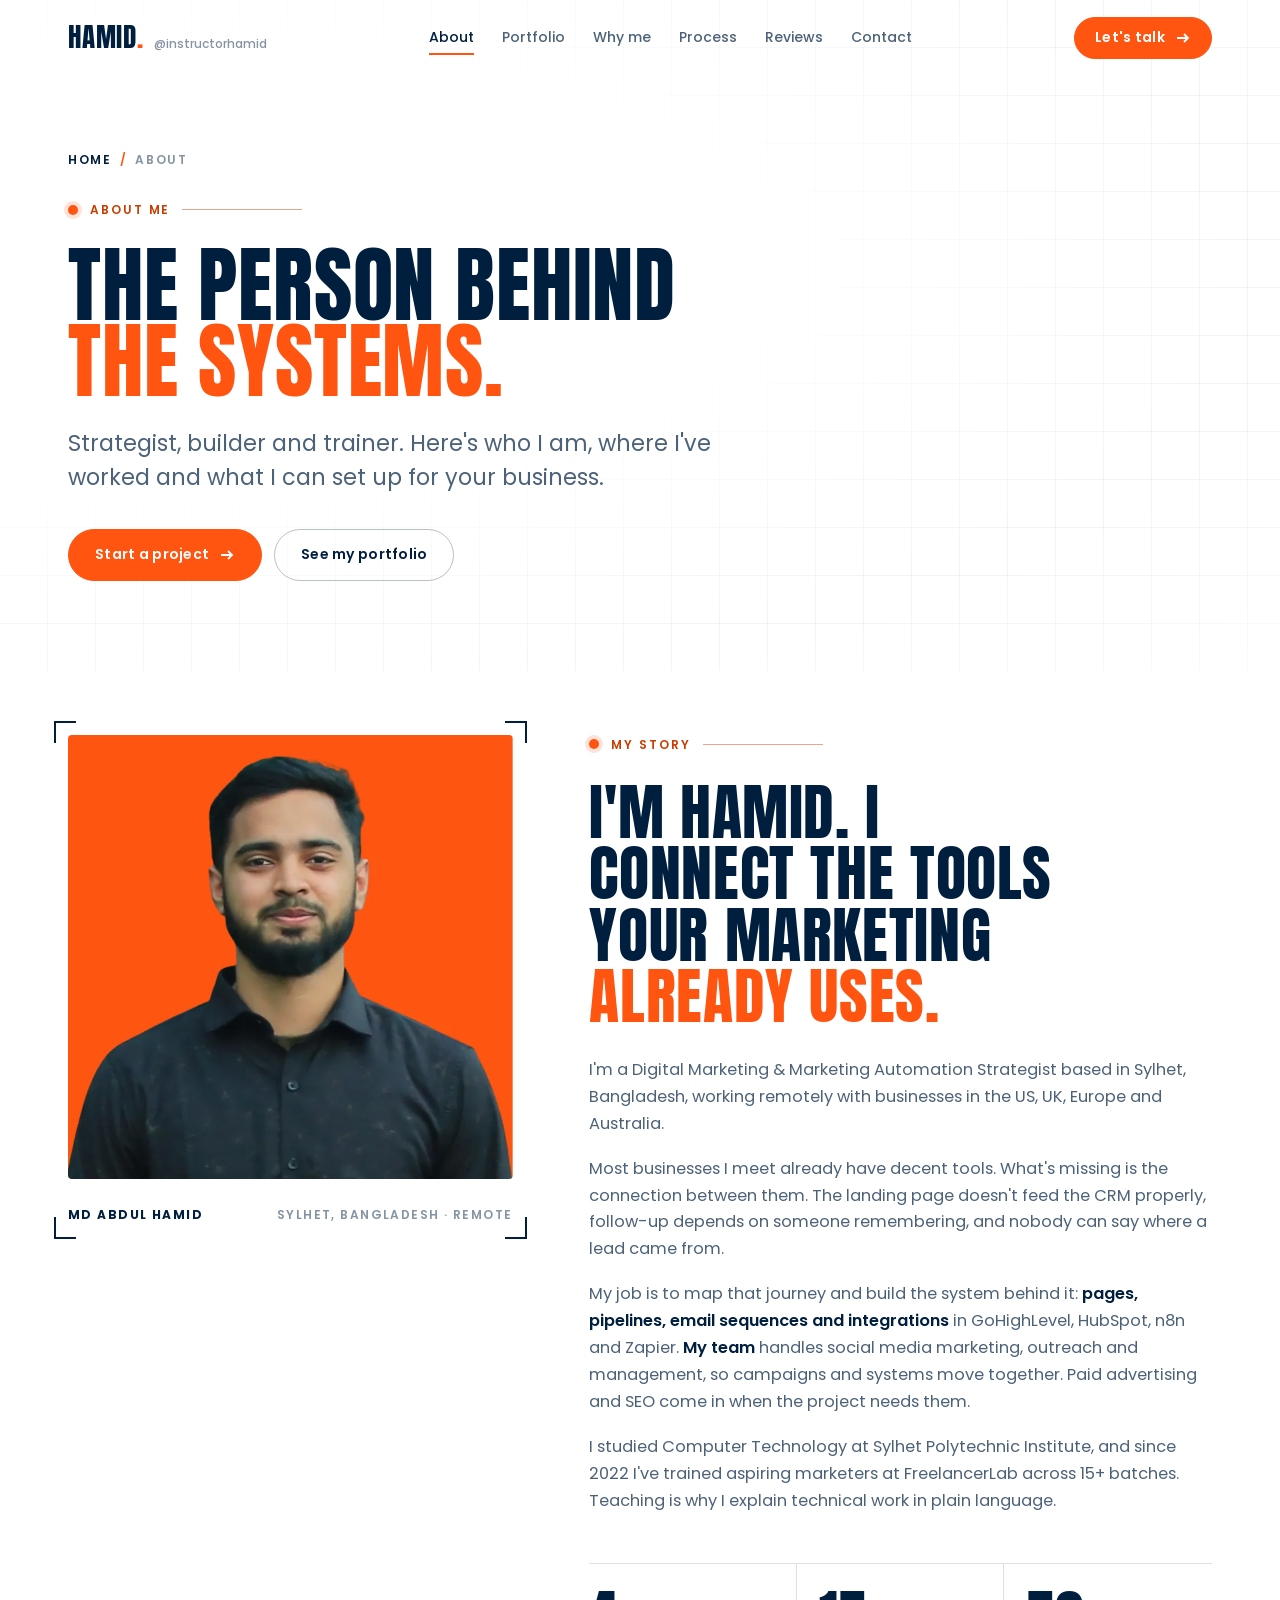
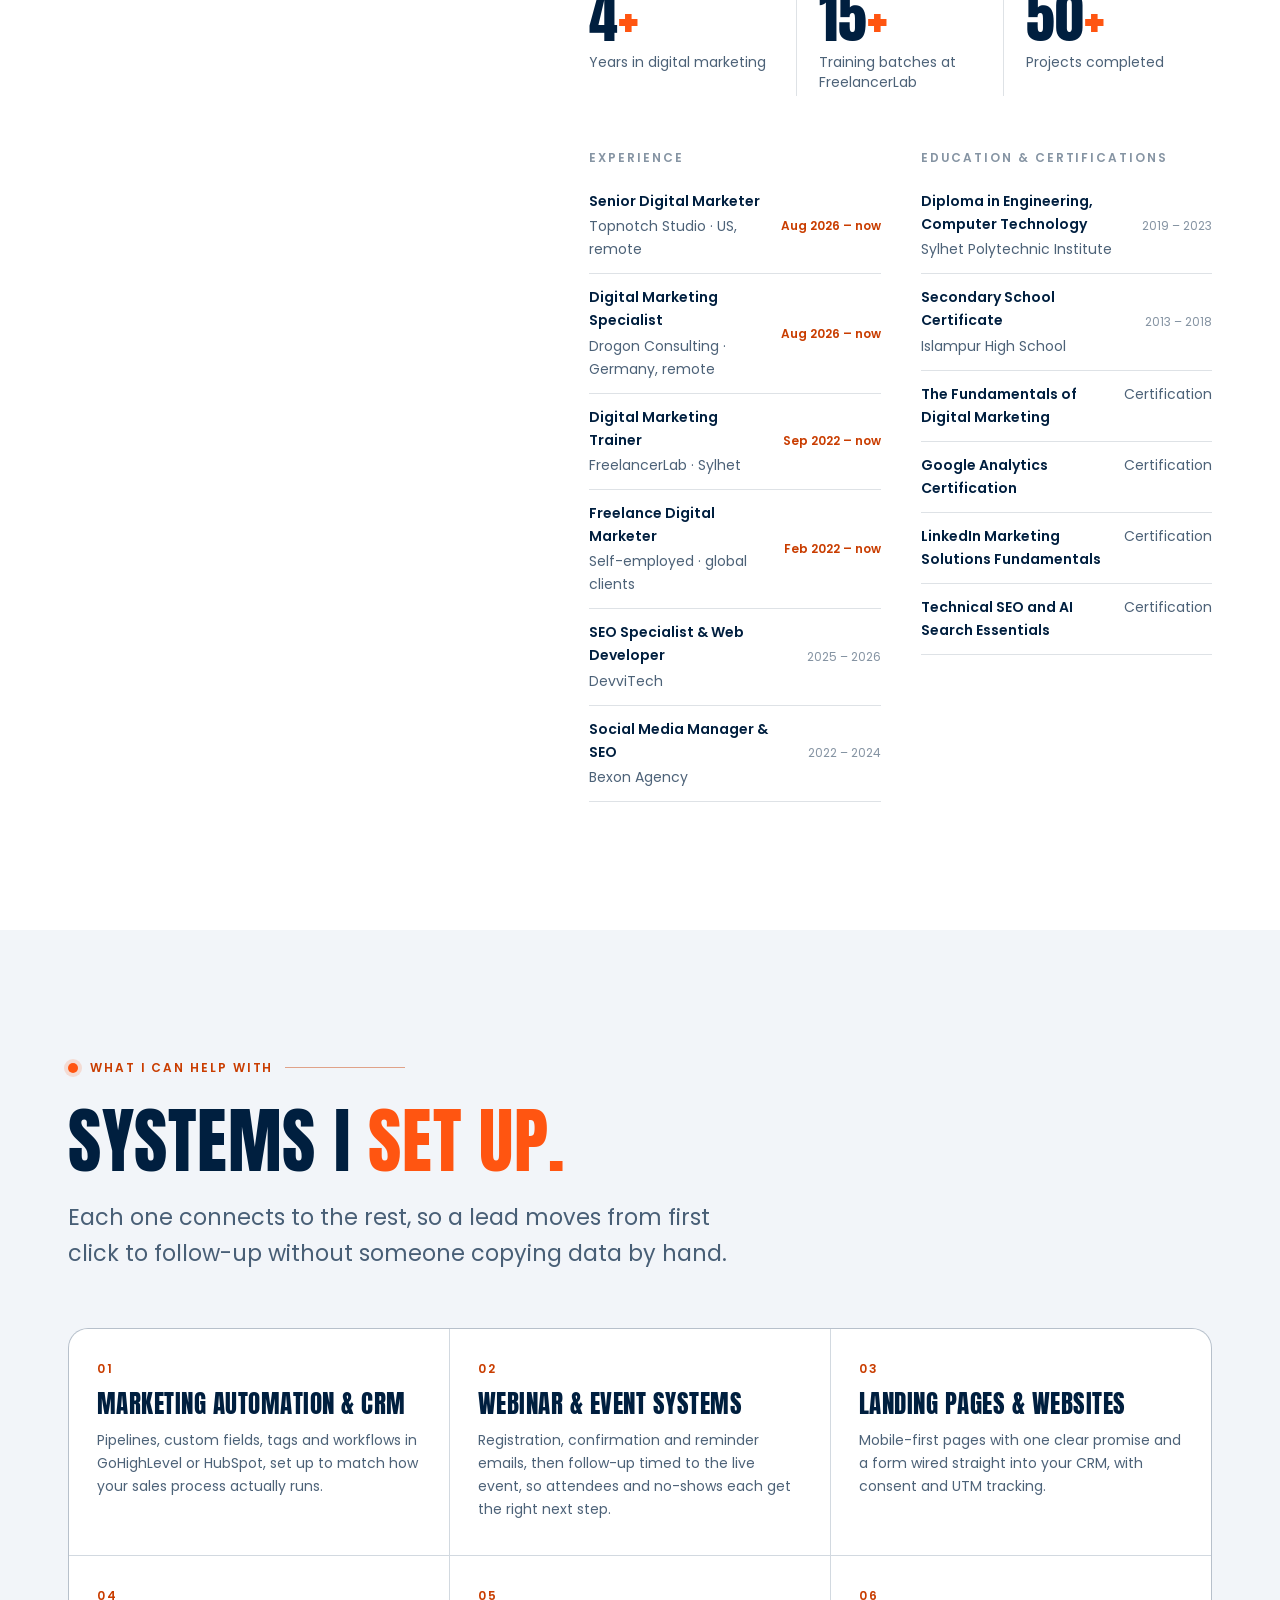
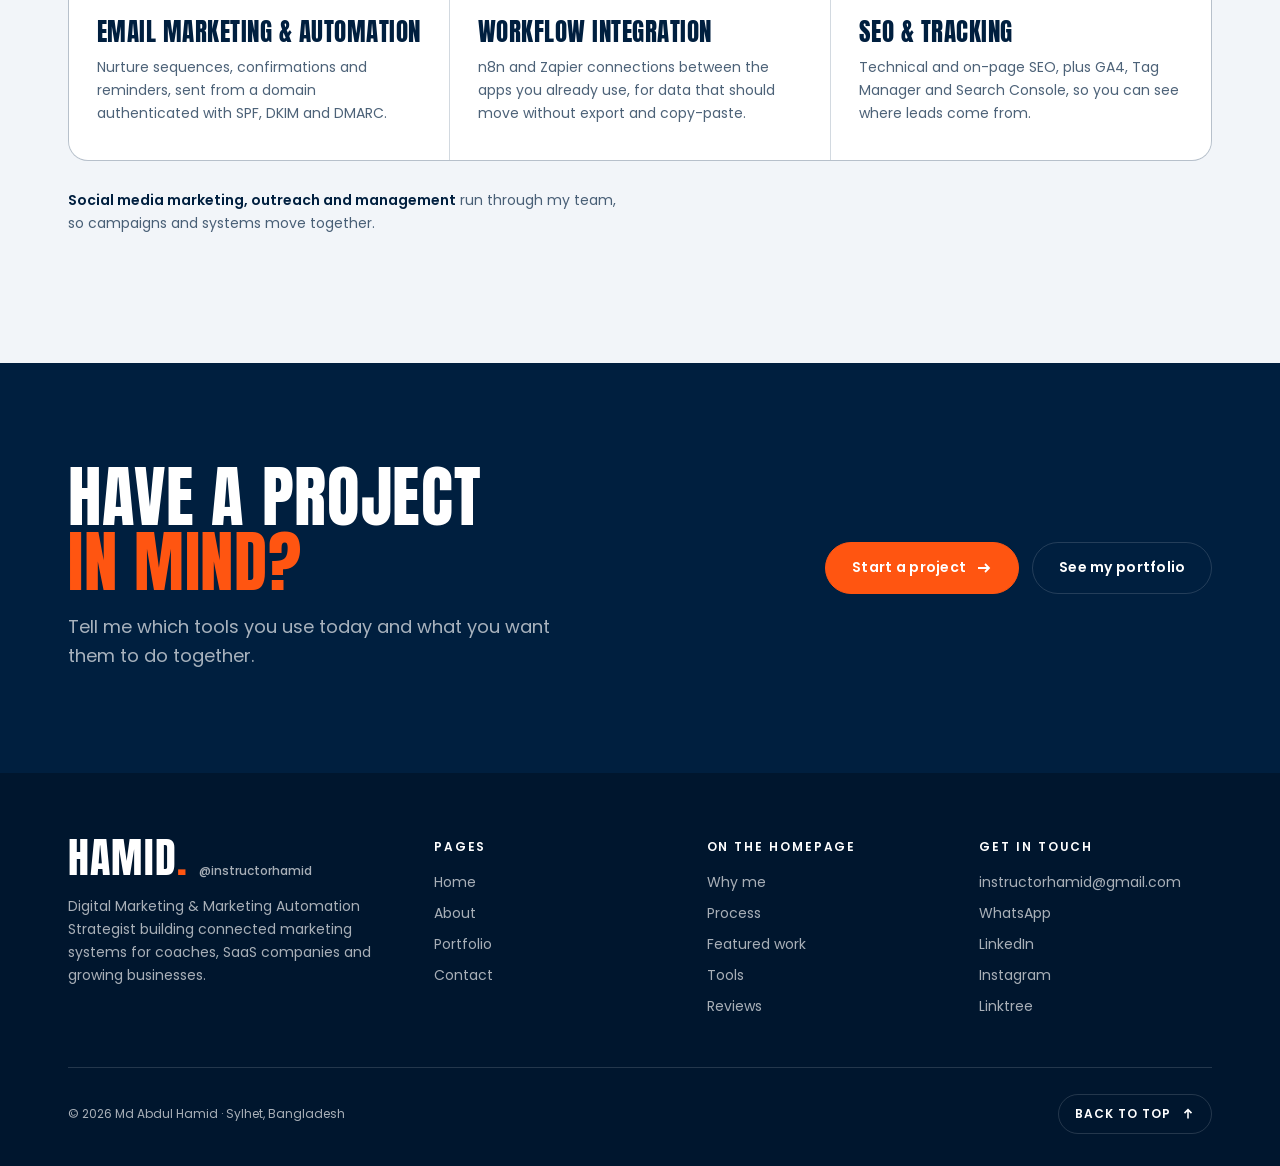
<file: about.html>
<!doctype html>
<html lang="en">
<head>
<meta charset="utf-8">
<meta name="viewport" content="width=device-width, initial-scale=1, viewport-fit=cover">
<title>About Hamid · Digital Marketing Trainer &amp; Marketing Automation Strategist</title>
<meta name="description" content="About Md Abdul Hamid (@instructorhamid): Digital Marketing Trainer and Marketing Automation Strategist in Sylhet, Bangladesh, building connected CRM, email and workflow systems for remote clients.">
<meta property="og:title" content="About Hamid · Marketing Automation Strategist">
<meta property="og:description" content="About Md Abdul Hamid (@instructorhamid): Digital Marketing Trainer and Marketing Automation Strategist in Sylhet, Bangladesh, building connected CRM, email and workflow systems for remote clients.">
<meta property="og:type" content="website">
<meta name="twitter:card" content="summary_large_image">
<link rel="canonical" href="https://instructorhamid.github.io/about.html">
<meta property="og:url" content="https://instructorhamid.github.io/about.html">
<meta property="og:image" content="https://instructorhamid.github.io/assets/hamid.webp">
<meta name="theme-color" content="#001F3F">
<link rel="icon" href="data:image/svg+xml,%3Csvg xmlns='http://www.w3.org/2000/svg' viewBox='0 0 64 64'%3E%3Crect width='64' height='64' rx='14' fill='%23001F3F'/%3E%3Ctext x='15' y='48' font-family='Impact,Arial Black,sans-serif' font-size='42' fill='%23fff'%3EH%3C/text%3E%3Ccircle cx='50' cy='45' r='5' fill='%23FF5511'/%3E%3C/svg%3E">
<link rel="preconnect" href="https://fonts.googleapis.com">
<link rel="preconnect" href="https://fonts.gstatic.com" crossorigin>
<link rel="stylesheet" href="https://fonts.googleapis.com/css2?family=Anton&family=Poppins:wght@400;500;600;700&display=swap">
<link rel="stylesheet" href="assets/site.css?v=20261105">
<script type="application/ld+json">
{
  "@context": "https://schema.org",
  "@graph": [
    {
      "@type": "AboutPage",
      "@id": "https://instructorhamid.github.io/about.html#webpage",
      "url": "https://instructorhamid.github.io/about.html",
      "name": "About Hamid",
      "description": "About Md Abdul Hamid (@instructorhamid): Digital Marketing Trainer and Marketing Automation Strategist in Sylhet, Bangladesh, building connected CRM, email and workflow systems for remote clients.",
      "inLanguage": "en",
      "isPartOf": {
        "@id": "https://instructorhamid.github.io/#website"
      },
      "about": {
        "@id": "https://instructorhamid.github.io/#person"
      },
      "breadcrumb": {
        "@id": "https://instructorhamid.github.io/about.html#breadcrumb"
      },
      "primaryImageOfPage": {
        "@id": "https://instructorhamid.github.io/#headshot"
      },
      "mainEntity": {
        "@id": "https://instructorhamid.github.io/#person"
      }
    },
    {
      "@type": "BreadcrumbList",
      "@id": "https://instructorhamid.github.io/about.html#breadcrumb",
      "itemListElement": [
        {
          "@type": "ListItem",
          "position": 1,
          "name": "Home",
          "item": "https://instructorhamid.github.io/"
        },
        {
          "@type": "ListItem",
          "position": 2,
          "name": "About",
          "item": "https://instructorhamid.github.io/about.html"
        }
      ]
    }
  ]
}
</script>
<!-- Google Tag Manager -->
<script>(function(w,d,s,l,i){w[l]=w[l]||[];w[l].push({'gtm.start':
new Date().getTime(),event:'gtm.js'});var f=d.getElementsByTagName(s)[0],
j=d.createElement(s),dl=l!='dataLayer'?'&l='+l:'';j.async=true;j.src=
'https://www.googletagmanager.com/gtm.js?id='+i+dl;f.parentNode.insertBefore(j,f);
})(window,document,'script','dataLayer','GTM-WCXM66GB');</script>
<!-- End Google Tag Manager -->
</head>
<body>
<a class="skip" href="#main">Skip to content</a>

<!-- ================= HEADER ================= -->
<header class="hdr" id="hdr">
  <div class="wrap">
    <a class="brand" href="./" aria-label="Hamid, home"><b>HAMID<span>.</span></b><small>@instructorhamid</small></a>
    <nav class="nav" aria-label="Main">
      <a href="about.html" class="active" aria-current="page">About</a><a href="portfolio.html">Portfolio</a><a href="./#why">Why me</a><a href="./#process">Process</a><a href="./#reviews">Reviews</a><a href="contact.html">Contact</a>
    </nav>
    <a class="btn mag" href="contact.html">Let's talk <svg viewBox="0 0 16 16" fill="none" stroke="currentColor" stroke-width="1.8" aria-hidden="true"><path d="M2 8h11M9 4l4 4-4 4"/></svg></a>
    <button class="menu-btn" id="menuBtn" aria-expanded="false" aria-controls="mnav" aria-label="Open menu"><span></span></button>
  </div>
</header>
<nav class="mnav" id="mnav" aria-label="Mobile">
  <a href="./">Home</a><a href="about.html" class="active" aria-current="page">About</a><a href="portfolio.html">Portfolio</a><a href="./#why">Why me</a><a href="./#process">Process</a><a href="./#tools">Tools</a><a href="./#reviews">Reviews</a><a href="contact.html" class="o">Contact</a>
  <p>instructorhamid@gmail.com · +447848498892</p>
</nav>

<main id="main">
<section class="phero" aria-labelledby="h-page">
  <div class="wrap">
    <ol class="crumbs" aria-label="Breadcrumb"><li><a href="./">Home</a></li><li aria-current="page">About</li></ol>
    <p class="tag"><i></i>About me</p>
    <h1 id="h-page">The person behind <span class="o">the systems.</span></h1>
    <p class="lede">Strategist, builder and trainer. Here's who I am, where I've worked and what I can set up for your business.</p>
    <div class="ctas"><a class="btn mag" href="contact.html">Start a project <svg viewBox="0 0 16 16" fill="none" stroke="currentColor" stroke-width="1.8" aria-hidden="true"><path d="M2 8h11M9 4l4 4-4 4"/></svg></a><a class="btn ghost mag" href="portfolio.html">See my portfolio</a></div>
  </div>
</section>

<section class="sec about flush" id="about" aria-labelledby="h-about">
  <div class="wrap grid">
    <figure class="portrait rv">
      <div class="frame"><img src="assets/hamid.webp" width="760" height="760" alt="Portrait of Hamid in a dark shirt against an orange background" loading="lazy" decoding="async"></div>
      <div class="ticks" aria-hidden="true"><i></i><i></i><i></i><i></i></div>
      <figcaption><b>Md Abdul Hamid</b><span>Sylhet, Bangladesh · Remote</span></figcaption>
    </figure>
    <div>
      <p class="tag rv"><i></i>My story</p>
      <h2 id="h-about" class="rv">I'm Hamid. I connect the tools your marketing <span class="o">already uses.</span></h2>
      <div class="copy rv">
        <p>I'm a Digital Marketing &amp; Marketing Automation Strategist based in Sylhet, Bangladesh, working remotely with businesses in the US, UK, Europe and Australia.</p>
        <p>Most businesses I meet already have decent tools. What's missing is the connection between them. The landing page doesn't feed the CRM properly, follow-up depends on someone remembering, and nobody can say where a lead came from.</p>
        <p>My job is to map that journey and build the system behind it: <strong>pages, pipelines, email sequences and integrations</strong> in GoHighLevel, HubSpot, n8n and Zapier. <strong>My team</strong> handles social media marketing, outreach and management, so campaigns and systems move together. Paid advertising and SEO come in when the project needs them.</p>
        <p>I studied Computer Technology at Sylhet Polytechnic Institute, and since 2022 I've trained aspiring marketers at FreelancerLab across 15+ batches. Teaching is why I explain technical work in plain language.</p>
      </div>
      <div class="stats rv">
        <div class="stat"><b>4<span>+</span></b><small>Years in digital marketing</small></div>
        <div class="stat"><b>15<span>+</span></b><small>Training batches at FreelancerLab</small></div>
        <div class="stat"><b>50<span>+</span></b><small>Projects completed</small></div>
      </div>
      <div class="xp rv">
        <div>
          <h3>Experience</h3>
          <ul>
            <li class="now"><b>Senior Digital Marketer</b><span>Topnotch Studio · US, remote</span><time>Aug 2026 – now</time></li>
            <li class="now"><b>Digital Marketing Specialist</b><span>Drogon Consulting · Germany, remote</span><time>Aug 2026 – now</time></li>
            <li class="now"><b>Digital Marketing Trainer</b><span>FreelancerLab · Sylhet</span><time>Sep 2022 – now</time></li>
            <li class="now"><b>Freelance Digital Marketer</b><span>Self-employed · global clients</span><time>Feb 2022 – now</time></li>
            <li><b>SEO Specialist &amp; Web Developer</b><span>DevviTech</span><time>2025 – 2026</time></li>
            <li><b>Social Media Manager &amp; SEO</b><span>Bexon Agency</span><time>2022 – 2024</time></li>
          </ul>
        </div>
        <div>
          <h3>Education &amp; certifications</h3>
          <ul>
            <li><b>Diploma in Engineering, Computer Technology</b><span>Sylhet Polytechnic Institute</span><time>2019 – 2023</time></li>
             <li><b>Secondary School Certificate</b><span>Islampur High School</span><time>2013 – 2018</time></li>
            <li><b>The Fundamentals of Digital Marketing</b><span>Certification</span></li>
            <li><b>Google Analytics Certification</b><span>Certification</span></li>
            <li><b>LinkedIn Marketing Solutions Fundamentals</b><span>Certification</span></li>
            <li><b>Technical SEO and AI Search Essentials</b><span>Certification</span></li>
          </ul>
        </div>
      </div>
    </div>
  </div>
</section>

<section class="sec services" id="services" aria-labelledby="h-svc">
  <div class="wrap">
    <p class="tag rv"><i></i>What I can help with</p>
    <h2 id="h-svc" class="h2 rv">Systems I <span class="o">set up.</span></h2>
    <p class="intro rv">Each one connects to the rest, so a lead moves from first click to follow-up without someone copying data by hand.</p>
    <ul class="svc">
      <li class="rv"><span class="n">01</span><h3>Marketing automation &amp; CRM</h3><p>Pipelines, custom fields, tags and workflows in GoHighLevel or HubSpot, set up to match how your sales process actually runs.</p></li>
      <li class="rv"><span class="n">02</span><h3>Webinar &amp; event systems</h3><p>Registration, confirmation and reminder emails, then follow-up timed to the live event, so attendees and no-shows each get the right next step.</p></li>
      <li class="rv"><span class="n">03</span><h3>Landing pages &amp; websites</h3><p>Mobile-first pages with one clear promise and a form wired straight into your CRM, with consent and UTM tracking.</p></li>
      <li class="rv"><span class="n">04</span><h3>Email marketing &amp; automation</h3><p>Nurture sequences, confirmations and reminders, sent from a domain authenticated with SPF, DKIM and DMARC.</p></li>
      <li class="rv"><span class="n">05</span><h3>Workflow integration</h3><p>n8n and Zapier connections between the apps you already use, for data that should move without export and copy-paste.</p></li>
      <li class="rv"><span class="n">06</span><h3>SEO &amp; tracking</h3><p>Technical and on-page SEO, plus GA4, Tag Manager and Search Console, so you can see where leads come from.</p></li>
    </ul>
    <p class="svc-note rv"><b>Social media marketing, outreach and management</b> run through my team, so campaigns and systems move together.</p>
  </div>
</section>

<section class="sec dark cta-band" aria-labelledby="h-cta">
  <div class="wrap">
    <div>
      <h2 id="h-cta" class="rv">Have a project <span class="o">in mind?</span></h2>
      <p class="rv">Tell me which tools you use today and what you want them to do together.</p>
    </div>
    <div class="acts rv"><a class="btn mag" href="contact.html">Start a project <svg viewBox="0 0 16 16" fill="none" stroke="currentColor" stroke-width="1.8" aria-hidden="true"><path d="M2 8h11M9 4l4 4-4 4"/></svg></a><a class="btn ghost" href="portfolio.html">See my portfolio</a></div>
  </div>
</section>
</main>

<!-- ================= FOOTER ================= -->
<footer class="foot">
  <div class="wrap">
    <div class="top">
      <div>
        <a class="brand" href="./"><b>HAMID<span class="o">.</span></b><small>@instructorhamid</small></a>
        <p class="pos">Digital Marketing &amp; Marketing Automation Strategist building connected marketing systems for coaches, SaaS companies and growing businesses.</p>
      </div>
      <div><h4>Pages</h4><ul><li><a href="./">Home</a></li><li><a href="about.html">About</a></li><li><a href="portfolio.html">Portfolio</a></li><li><a href="contact.html">Contact</a></li></ul></div>
      <div><h4>On the homepage</h4><ul><li><a href="./#why">Why me</a></li><li><a href="./#process">Process</a></li><li><a href="./#work">Featured work</a></li><li><a href="./#tools">Tools</a></li><li><a href="./#reviews">Reviews</a></li></ul></div>
      <div><h4>Get in touch</h4><ul><li>instructorhamid@gmail.com</li><li><a href="https://wa.me/447848498892" target="_blank" rel="noopener">WhatsApp</a></li><li><a href="https://www.linkedin.com/in/instructorhamid" target="_blank" rel="noopener">LinkedIn</a></li><li><a href="https://www.instagram.com/instructorhamid" target="_blank" rel="noopener">Instagram</a></li><li><a href="https://linktr.ee/instructorhamid" target="_blank" rel="noopener">Linktree</a></li></ul></div>
    </div>
    <div class="bot">
      <span>© <span id="yr">2026</span> Md Abdul Hamid · Sylhet, Bangladesh</span>
      <button class="totop" id="totop">Back to top <svg viewBox="0 0 16 16" fill="none" stroke="currentColor" stroke-width="1.8" aria-hidden="true"><path d="M8 13V3M4 7l4-4 4 4"/></svg></button>
    </div>
  </div>
</footer>

<script src="assets/site.js?v=20261105" defer></script>
</body>
</html>
</file>
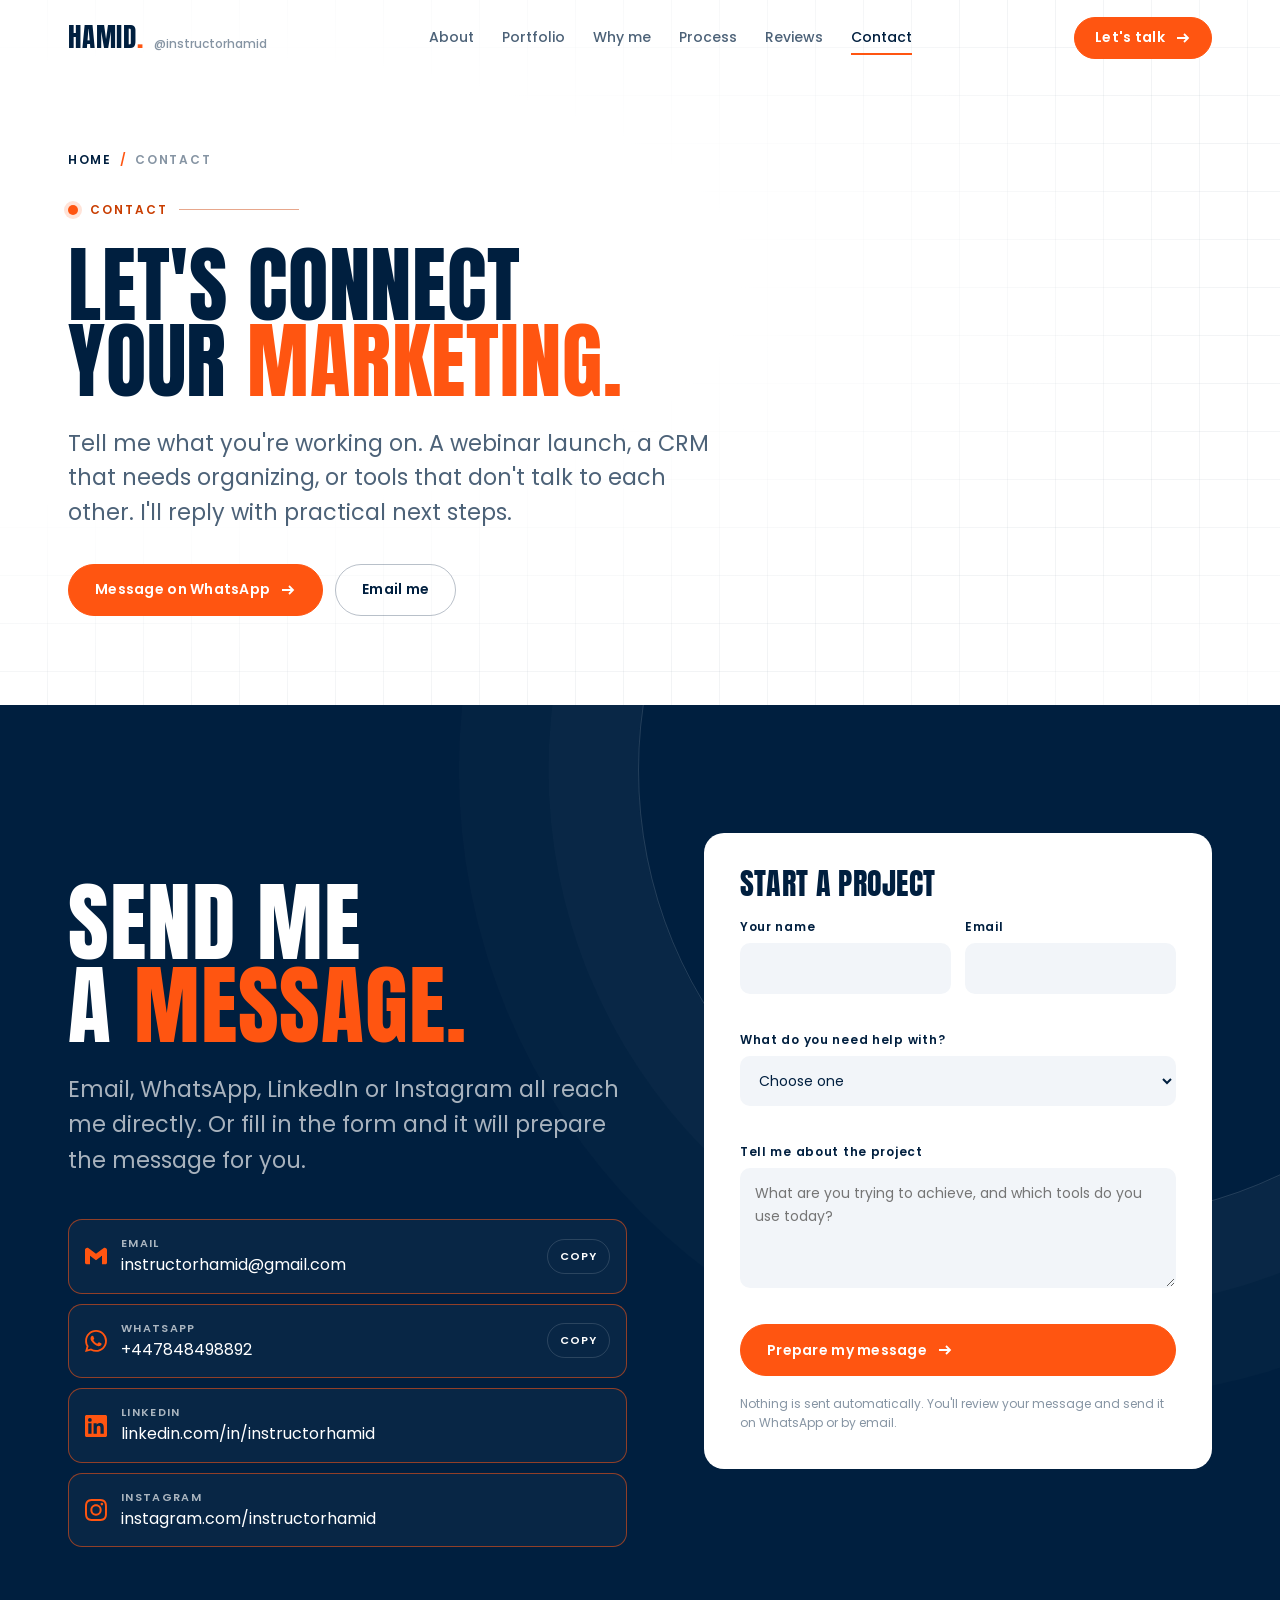
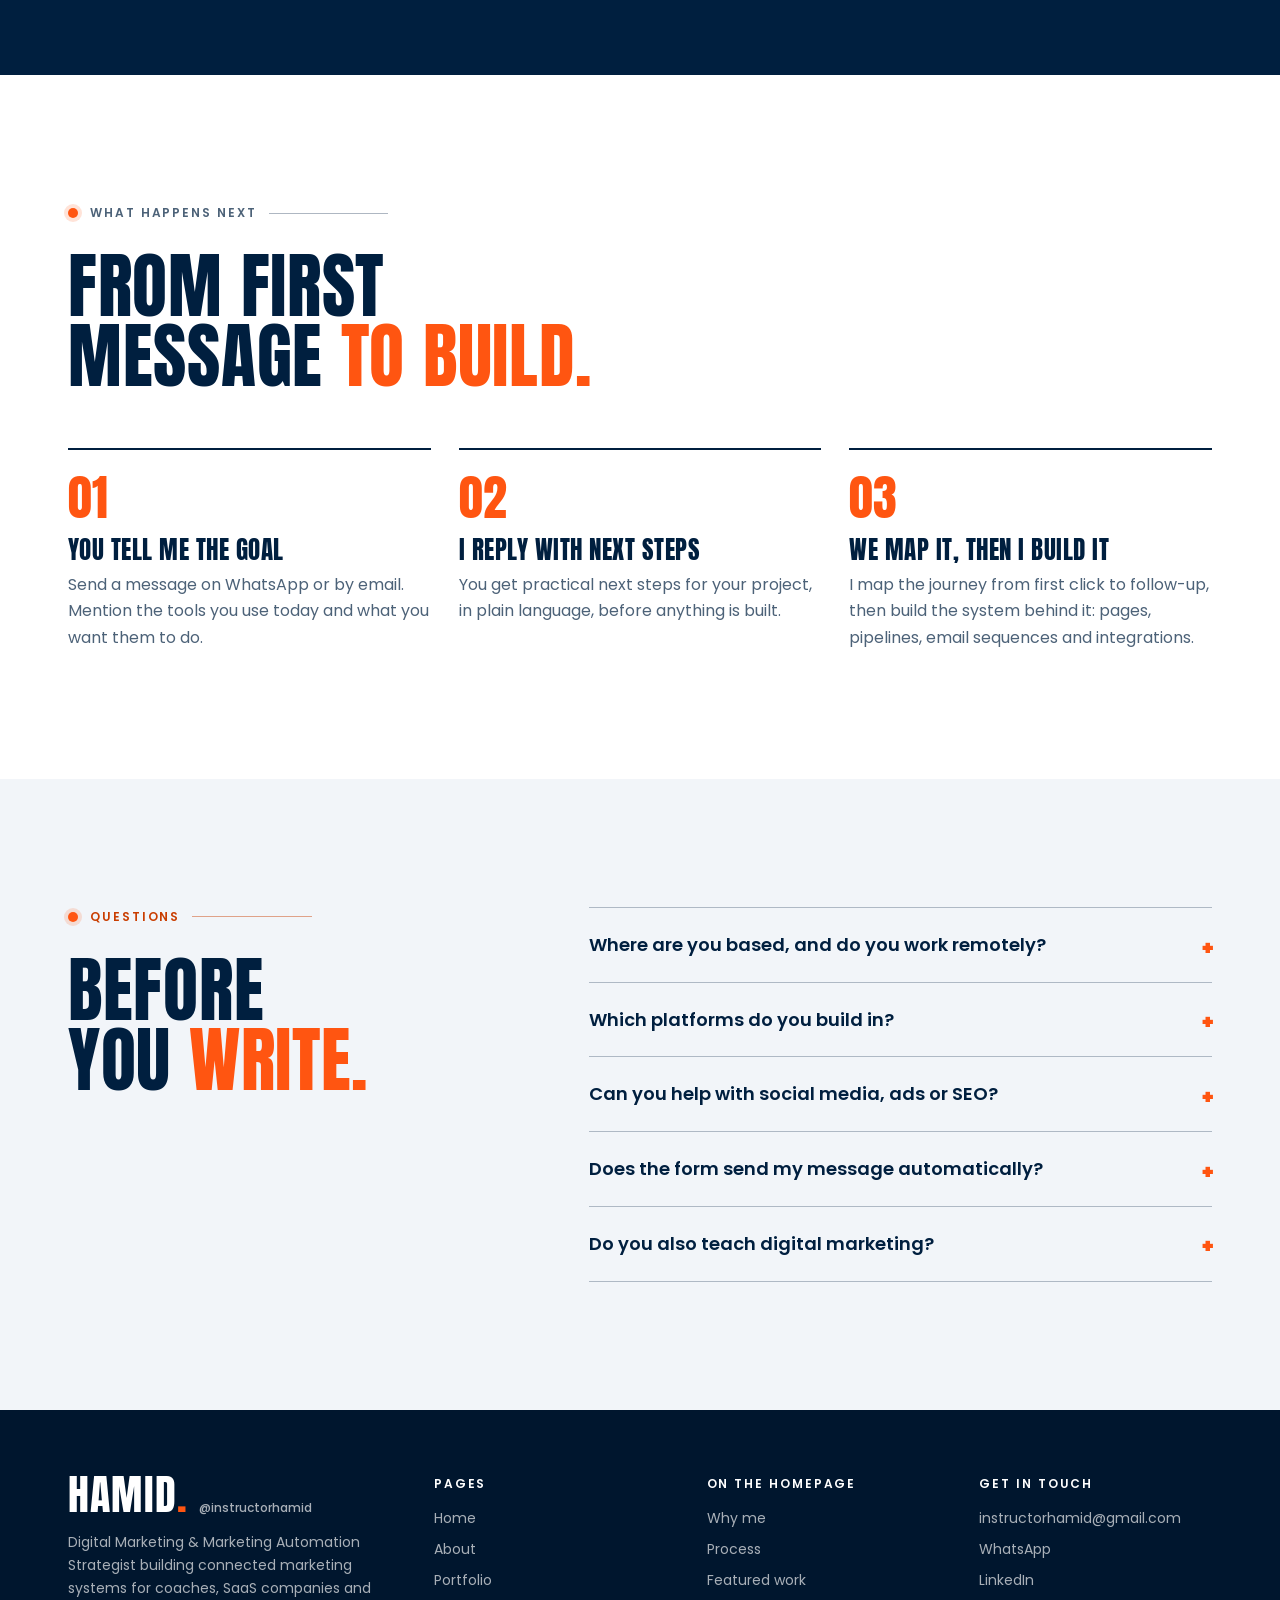
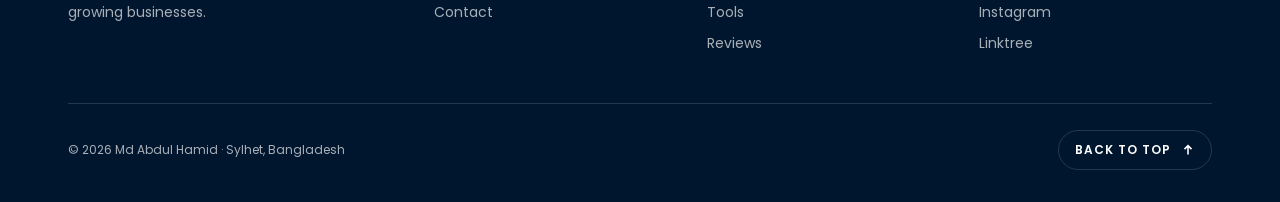
<file: contact.html>
<!doctype html>
<html lang="en">
<head>
<meta charset="utf-8">
<meta name="viewport" content="width=device-width, initial-scale=1, viewport-fit=cover">
<title>Contact Hamid · Marketing Automation, CRM &amp; Landing Page Projects</title>
<meta name="description" content="Contact Md Abdul Hamid (@instructorhamid) about marketing automation, CRM setup, landing pages, email automation or SEO. Email instructorhamid@gmail.com or message +447848498892 on WhatsApp.">
<meta property="og:title" content="Contact Hamid · Let's connect your marketing">
<meta property="og:description" content="Contact Md Abdul Hamid (@instructorhamid) about marketing automation, CRM setup, landing pages, email automation or SEO. Email instructorhamid@gmail.com or message +447848498892 on WhatsApp.">
<meta property="og:type" content="website">
<meta name="twitter:card" content="summary_large_image">
<link rel="canonical" href="https://instructorhamid.github.io/contact.html">
<meta property="og:url" content="https://instructorhamid.github.io/contact.html">
<meta property="og:image" content="https://instructorhamid.github.io/assets/hamid.webp">
<meta name="theme-color" content="#001F3F">
<link rel="icon" href="data:image/svg+xml,%3Csvg xmlns='http://www.w3.org/2000/svg' viewBox='0 0 64 64'%3E%3Crect width='64' height='64' rx='14' fill='%23001F3F'/%3E%3Ctext x='15' y='48' font-family='Impact,Arial Black,sans-serif' font-size='42' fill='%23fff'%3EH%3C/text%3E%3Ccircle cx='50' cy='45' r='5' fill='%23FF5511'/%3E%3C/svg%3E">
<link rel="preconnect" href="https://fonts.googleapis.com">
<link rel="preconnect" href="https://fonts.gstatic.com" crossorigin>
<link rel="stylesheet" href="https://fonts.googleapis.com/css2?family=Anton&family=Poppins:wght@400;500;600;700&display=swap">
<link rel="stylesheet" href="assets/site.css?v=20261105">
<script type="application/ld+json">
{
  "@context": "https://schema.org",
  "@graph": [
    {
      "@type": "ContactPage",
      "@id": "https://instructorhamid.github.io/contact.html#webpage",
      "url": "https://instructorhamid.github.io/contact.html",
      "name": "Contact Hamid",
      "description": "Contact Md Abdul Hamid (@instructorhamid) about marketing automation, CRM setup, landing pages, email automation or SEO. Email instructorhamid@gmail.com or message +447848498892 on WhatsApp.",
      "inLanguage": "en",
      "isPartOf": {
        "@id": "https://instructorhamid.github.io/#website"
      },
      "about": {
        "@id": "https://instructorhamid.github.io/#person"
      },
      "breadcrumb": {
        "@id": "https://instructorhamid.github.io/contact.html#breadcrumb"
      },
      "primaryImageOfPage": {
        "@id": "https://instructorhamid.github.io/#headshot"
      }
    },
    {
      "@type": "BreadcrumbList",
      "@id": "https://instructorhamid.github.io/contact.html#breadcrumb",
      "itemListElement": [
        {
          "@type": "ListItem",
          "position": 1,
          "name": "Home",
          "item": "https://instructorhamid.github.io/"
        },
        {
          "@type": "ListItem",
          "position": 2,
          "name": "Contact",
          "item": "https://instructorhamid.github.io/contact.html"
        }
      ]
    },
    {
      "@type": "FAQPage",
      "@id": "https://instructorhamid.github.io/contact.html#faq",
      "mainEntity": [
        {
          "@type": "Question",
          "name": "Where are you based, and do you work remotely?",
          "acceptedAnswer": {
            "@type": "Answer",
            "text": "I'm based in Sylhet, Bangladesh and work remotely with businesses in the US, UK, Europe and Australia."
          }
        },
        {
          "@type": "Question",
          "name": "Which platforms do you build in?",
          "acceptedAnswer": {
            "@type": "Answer",
            "text": "Mostly GoHighLevel and HubSpot for CRM and marketing, with n8n and Zapier to connect other apps. Tracking runs through GA4, Google Tag Manager and Meta's Conversions API."
          }
        },
        {
          "@type": "Question",
          "name": "Can you help with social media, ads or SEO?",
          "acceptedAnswer": {
            "@type": "Answer",
            "text": "Yes. My team handles social media marketing, outreach and management. Paid advertising and SEO come in when the project needs them."
          }
        },
        {
          "@type": "Question",
          "name": "Does the form send my message automatically?",
          "acceptedAnswer": {
            "@type": "Answer",
            "text": "No. The form prepares your message so you can review it first, then send it on WhatsApp in one tap or copy it into an email to instructorhamid@gmail.com."
          }
        },
        {
          "@type": "Question",
          "name": "Do you also teach digital marketing?",
          "acceptedAnswer": {
            "@type": "Answer",
            "text": "Yes. I've trained aspiring marketers at FreelancerLab in Sylhet since 2022, across 15+ batches."
          }
        }
      ]
    }
  ]
}
</script>
<!-- Google Tag Manager -->
<script>(function(w,d,s,l,i){w[l]=w[l]||[];w[l].push({'gtm.start':
new Date().getTime(),event:'gtm.js'});var f=d.getElementsByTagName(s)[0],
j=d.createElement(s),dl=l!='dataLayer'?'&l='+l:'';j.async=true;j.src=
'https://www.googletagmanager.com/gtm.js?id='+i+dl;f.parentNode.insertBefore(j,f);
})(window,document,'script','dataLayer','GTM-WCXM66GB');</script>
<!-- End Google Tag Manager -->
</head>
<body>
<a class="skip" href="#main">Skip to content</a>

<!-- ================= HEADER ================= -->
<header class="hdr" id="hdr">
  <div class="wrap">
    <a class="brand" href="./" aria-label="Hamid, home"><b>HAMID<span>.</span></b><small>@instructorhamid</small></a>
    <nav class="nav" aria-label="Main">
      <a href="about.html">About</a><a href="portfolio.html">Portfolio</a><a href="./#why">Why me</a><a href="./#process">Process</a><a href="./#reviews">Reviews</a><a href="contact.html" class="active" aria-current="page">Contact</a>
    </nav>
    <a class="btn mag" href="contact.html">Let's talk <svg viewBox="0 0 16 16" fill="none" stroke="currentColor" stroke-width="1.8" aria-hidden="true"><path d="M2 8h11M9 4l4 4-4 4"/></svg></a>
    <button class="menu-btn" id="menuBtn" aria-expanded="false" aria-controls="mnav" aria-label="Open menu"><span></span></button>
  </div>
</header>
<nav class="mnav" id="mnav" aria-label="Mobile">
  <a href="./">Home</a><a href="about.html">About</a><a href="portfolio.html">Portfolio</a><a href="./#why">Why me</a><a href="./#process">Process</a><a href="./#tools">Tools</a><a href="./#reviews">Reviews</a><a href="contact.html" class="o" aria-current="page">Contact</a>
  <p>instructorhamid@gmail.com · +447848498892</p>
</nav>

<main id="main">
<section class="phero" aria-labelledby="h-page">
  <div class="wrap">
    <ol class="crumbs" aria-label="Breadcrumb"><li><a href="./">Home</a></li><li aria-current="page">Contact</li></ol>
    <p class="tag"><i></i>Contact</p>
    <h1 id="h-page">Let's connect your <span class="o">marketing.</span></h1>
    <p class="lede">Tell me what you're working on. A webinar launch, a CRM that needs organizing, or tools that don't talk to each other. I'll reply with practical next steps.</p>
    <div class="ctas"><a class="btn mag" href="https://wa.me/447848498892" target="_blank" rel="noopener">Message on WhatsApp <svg viewBox="0 0 16 16" fill="none" stroke="currentColor" stroke-width="1.8" aria-hidden="true"><path d="M2 8h11M9 4l4 4-4 4"/></svg></a><a class="btn ghost mag" href="mailto:instructorhamid@gmail.com">Email me</a></div>
  </div>
</section>

<section class="sec contact dark" id="contact" aria-labelledby="h-contact">
  <div class="wrap grid">
    <div>
      <p class="tag rv"><i></i>Reach me directly</p>
      <h2 id="h-contact" class="rv">Send me a <span class="o">message.</span></h2>
      <p class="intro rv">Email, WhatsApp, LinkedIn or Instagram all reach me directly. Or fill in the form and it will prepare the message for you.</p>
      <ul class="links">
        <li class="lk rv"><svg viewBox="0 0 24 24" aria-hidden="true"><path d="M24 5.457v13.909c0 .904-.732 1.636-1.636 1.636h-3.819V11.73L12 16.64l-6.545-4.91v9.273H1.636A1.636 1.636 0 0 1 0 19.366V5.457c0-2.023 2.309-3.178 3.927-1.964L5.455 4.64 12 9.548l6.545-4.91 1.528-1.145C21.69 2.28 24 3.434 24 5.457z"/></svg><div><small>Email</small><span class="val" id="mail">instructorhamid@gmail.com</span></div><button class="cpy" data-copy="instructorhamid@gmail.com">Copy</button></li>
        <li class="lk rv"><svg viewBox="0 0 24 24" aria-hidden="true"><path d="M17.472 14.382c-.297-.149-1.758-.867-2.03-.967-.273-.099-.471-.148-.67.15-.197.297-.767.966-.94 1.164-.173.199-.347.223-.644.075-.297-.15-1.255-.463-2.39-1.475-.883-.788-1.48-1.761-1.653-2.059-.173-.297-.018-.458.13-.606.134-.133.298-.347.446-.52.149-.174.198-.298.298-.497.099-.198.05-.371-.025-.52-.075-.149-.669-1.612-.916-2.207-.242-.579-.487-.5-.669-.51-.173-.008-.371-.01-.57-.01-.198 0-.52.074-.792.372-.272.297-1.04 1.016-1.04 2.479 0 1.462 1.065 2.875 1.213 3.074.149.198 2.096 3.2 5.077 4.487.709.306 1.262.489 1.694.625.712.227 1.36.195 1.871.118.571-.085 1.758-.719 2.006-1.413.248-.694.248-1.289.173-1.413-.074-.124-.272-.198-.57-.347m-5.421 7.403h-.004a9.87 9.87 0 01-5.031-1.378l-.361-.214-3.741.982.998-3.648-.235-.374a9.86 9.86 0 01-1.51-5.26c.001-5.45 4.436-9.884 9.888-9.884 2.64 0 5.122 1.03 6.988 2.898a9.825 9.825 0 012.893 6.994c-.003 5.45-4.437 9.884-9.885 9.884m8.413-18.297A11.815 11.815 0 0012.05 0C5.495 0 .16 5.335.157 11.892c0 2.096.547 4.142 1.588 5.945L.057 24l6.305-1.654a11.882 11.882 0 005.683 1.448h.005c6.554 0 11.89-5.335 11.893-11.893a11.821 11.821 0 00-3.48-8.413Z"/></svg><div><small>WhatsApp</small><a href="https://wa.me/447848498892" target="_blank" rel="noopener">+447848498892</a></div><button class="cpy" data-copy="+447848498892">Copy</button></li>
        <li class="lk rv"><svg viewBox="0 0 24 24" aria-hidden="true"><path d="M20.45 20.45h-3.56v-5.57c0-1.33-.02-3.04-1.85-3.04-1.86 0-2.14 1.45-2.14 2.94v5.67H9.35V9h3.41v1.56h.05c.48-.9 1.64-1.85 3.37-1.85 3.6 0 4.27 2.37 4.27 5.46v6.28zM5.34 7.43a2.06 2.06 0 1 1 0-4.13 2.06 2.06 0 0 1 0 4.13zM7.12 20.45H3.56V9h3.56v11.45zM22.22 0H1.77C.79 0 0 .77 0 1.73v20.54C0 23.23.79 24 1.77 24h20.45c.98 0 1.78-.77 1.78-1.73V1.73C24 .77 23.2 0 22.22 0z"/></svg><div><small>LinkedIn</small><a href="https://www.linkedin.com/in/instructorhamid" target="_blank" rel="noopener">linkedin.com/in/instructorhamid</a></div></li>
        <li class="lk rv"><svg viewBox="0 0 24 24" aria-hidden="true"><path d="M7.0301.084c-1.2768.0602-2.1487.264-2.911.5634-.7888.3075-1.4575.72-2.1228 1.3877-.6652.6677-1.075 1.3368-1.3802 2.127-.2954.7638-.4956 1.6365-.552 2.914-.0564 1.2775-.0689 1.6882-.0626 4.947.0062 3.2586.0206 3.6671.0825 4.9473.061 1.2765.264 2.1482.5635 2.9107.308.7889.72 1.4573 1.388 2.1228.6679.6655 1.3365 1.0743 2.1285 1.38.7632.295 1.6361.4961 2.9134.552 1.2773.056 1.6884.069 4.9462.0627 3.2578-.0062 3.668-.0207 4.9478-.0814 1.28-.0607 2.147-.2652 2.9098-.5633.7889-.3086 1.4578-.72 2.1228-1.3881.665-.6682 1.0745-1.3378 1.3795-2.1284.2957-.7632.4966-1.636.552-2.9124.056-1.2809.0692-1.6898.063-4.948-.0063-3.2583-.021-3.6668-.0817-4.9465-.0607-1.2797-.264-2.1487-.5633-2.9117-.3084-.7889-.72-1.4568-1.3876-2.1228C21.2982 1.33 20.628.9208 19.8378.6165 19.074.321 18.2017.1197 16.9244.0645 15.6471.0093 15.236-.005 11.977.0014 8.718.0076 8.31.0215 7.0301.0839m.1402 21.6932c-1.17-.0509-1.8053-.2453-2.2287-.408-.5606-.216-.96-.4771-1.3819-.895-.422-.4178-.6811-.8186-.9-1.378-.1644-.4234-.3624-1.058-.4171-2.228-.0595-1.2645-.072-1.6442-.079-4.848-.007-3.2037.0053-3.583.0607-4.848.05-1.169.2456-1.805.408-2.2282.216-.5613.4762-.96.895-1.3816.4188-.4217.8184-.6814 1.3783-.9003.423-.1651 1.0575-.3614 2.227-.4171 1.2655-.06 1.6447-.072 4.848-.079 3.2033-.007 3.5835.005 4.8495.0608 1.169.0508 1.8053.2445 2.228.408.5608.216.96.4754 1.3816.895.4217.4194.6816.8176.9005 1.3787.1653.4217.3617 1.056.4169 2.2263.0602 1.2655.0739 1.645.0796 4.848.0058 3.203-.0055 3.5834-.061 4.848-.051 1.17-.245 1.8055-.408 2.2294-.216.5604-.4763.96-.8954 1.3814-.419.4215-.8181.6811-1.3783.9-.4224.1649-1.0577.3617-2.2262.4174-1.2656.0595-1.6448.072-4.8493.079-3.2045.007-3.5825-.006-4.848-.0608M16.953 5.5864A1.44 1.44 0 1 0 18.39 4.144a1.44 1.44 0 0 0-1.437 1.4424M5.8385 12.012c.0067 3.4032 2.7706 6.1557 6.173 6.1493 3.4026-.0065 6.157-2.7701 6.1506-6.1733-.0065-3.4032-2.771-6.1565-6.174-6.1498-3.403.0067-6.156 2.771-6.1496 6.1738M8 12.0077a4 4 0 1 1 4.008 3.9921A3.9996 3.9996 0 0 1 8 12.0077"/></svg><div><small>Instagram</small><a href="https://www.instagram.com/instructorhamid" target="_blank" rel="noopener">instagram.com/instructorhamid</a></div></li>
      </ul>
    </div>

    <!-- INTEGRATION POINT: this form has no backend. On submit it validates, then builds a ready-to-send
         WhatsApp message and a copyable text. To collect inquiries automatically, replace sendInquiry()
         in the script with a POST to a GoHighLevel inbound webhook, an n8n webhook or a Zapier catch hook. -->
    <form class="inq rv" id="inq" novalidate>
      <div id="formBody" style="display:grid;gap:18px">
        <h3>Start a project</h3>
        <div class="two">
          <div class="fld"><label for="f-name">Your name</label><input id="f-name" name="name" autocomplete="name" required><span class="err" id="e-name"></span></div>
          <div class="fld"><label for="f-email">Email</label><input id="f-email" name="email" type="email" autocomplete="email" required><span class="err" id="e-email"></span></div>
        </div>
        <div class="fld"><label for="f-need">What do you need help with?</label>
          <select id="f-need" name="need" required>
            <option value="">Choose one</option>
            <option>Marketing automation &amp; CRM setup</option>
            <option>Webinar or event system</option>
            <option>Landing page or website</option>
            <option>Email marketing &amp; automation</option>
            <option>Workflow integration (n8n / Zapier)</option>
            <option>SEO &amp; search visibility</option>
            <option>Social media (team service)</option>
            <option>Something else</option>
          </select><span class="err" id="e-need"></span></div>
        <div class="fld"><label for="f-msg">Tell me about the project</label><textarea id="f-msg" name="message" placeholder="What are you trying to achieve, and which tools do you use today?" required></textarea><span class="err" id="e-msg"></span></div>
        <button class="btn" type="submit">Prepare my message <svg viewBox="0 0 16 16" fill="none" stroke="currentColor" stroke-width="1.8" aria-hidden="true"><path d="M2 8h11M9 4l4 4-4 4"/></svg></button>
        <p class="form-note">Nothing is sent automatically. You'll review your message and send it on WhatsApp or by email.</p>
      </div>
      <div class="done" id="done" hidden>
        <h3>Your message is ready</h3>
        <p>Send it on WhatsApp in one tap, or copy it into an email to instructorhamid@gmail.com.</p>
        <pre id="msgOut"></pre>
        <div class="acts">
          <a class="btn" id="waLink" href="https://wa.me/447848498892" target="_blank" rel="noopener">Send on WhatsApp</a>
          <button class="btn ghost" type="button" id="copyMsg">Copy message</button>
        </div>
        <button class="linkbtn" type="button" id="editMsg">Edit message</button>
      </div>
    </form>
  </div>
</section>

<section class="sec next" aria-labelledby="h-next">
  <div class="wrap">
    <p class="tag rv"><i></i>What happens next</p>
    <h2 id="h-next" class="h2 rv">From first message <span class="o">to build.</span></h2>
    <ol>
      <li class="rv"><h3>You tell me the goal</h3><p>Send a message on WhatsApp or by email. Mention the tools you use today and what you want them to do.</p></li>
      <li class="rv"><h3>I reply with next steps</h3><p>You get practical next steps for your project, in plain language, before anything is built.</p></li>
      <li class="rv"><h3>We map it, then I build it</h3><p>I map the journey from first click to follow-up, then build the system behind it: pages, pipelines, email sequences and integrations.</p></li>
    </ol>
  </div>
</section>

<section class="sec faq" aria-labelledby="h-faq">
  <div class="wrap grid">
    <div>
      <p class="tag rv"><i></i>Questions</p>
      <h2 id="h-faq" class="h2 rv">Before you <span class="o">write.</span></h2>
    </div>
    <div class="qa">
      <details class="rv"><summary>Where are you based, and do you work remotely?</summary><p>I'm based in Sylhet, Bangladesh and work remotely with businesses in the US, UK, Europe and Australia.</p></details>
      <details class="rv"><summary>Which platforms do you build in?</summary><p>Mostly GoHighLevel and HubSpot for CRM and marketing, with n8n and Zapier to connect other apps. Tracking runs through GA4, Google Tag Manager and Meta's Conversions API.</p></details>
      <details class="rv"><summary>Can you help with social media, ads or SEO?</summary><p>Yes. My team handles social media marketing, outreach and management. Paid advertising and SEO come in when the project needs them.</p></details>
      <details class="rv"><summary>Does the form send my message automatically?</summary><p>No. The form prepares your message so you can review it first, then send it on WhatsApp in one tap or copy it into an email to instructorhamid@gmail.com.</p></details>
      <details class="rv"><summary>Do you also teach digital marketing?</summary><p>Yes. I've trained aspiring marketers at FreelancerLab in Sylhet since 2022, across 15+ batches.</p></details>
    </div>
  </div>
</section>
</main>

<!-- ================= FOOTER ================= -->
<footer class="foot">
  <div class="wrap">
    <div class="top">
      <div>
        <a class="brand" href="./"><b>HAMID<span class="o">.</span></b><small>@instructorhamid</small></a>
        <p class="pos">Digital Marketing &amp; Marketing Automation Strategist building connected marketing systems for coaches, SaaS companies and growing businesses.</p>
      </div>
      <div><h4>Pages</h4><ul><li><a href="./">Home</a></li><li><a href="about.html">About</a></li><li><a href="portfolio.html">Portfolio</a></li><li><a href="contact.html">Contact</a></li></ul></div>
      <div><h4>On the homepage</h4><ul><li><a href="./#why">Why me</a></li><li><a href="./#process">Process</a></li><li><a href="./#work">Featured work</a></li><li><a href="./#tools">Tools</a></li><li><a href="./#reviews">Reviews</a></li></ul></div>
      <div><h4>Get in touch</h4><ul><li>instructorhamid@gmail.com</li><li><a href="https://wa.me/447848498892" target="_blank" rel="noopener">WhatsApp</a></li><li><a href="https://www.linkedin.com/in/instructorhamid" target="_blank" rel="noopener">LinkedIn</a></li><li><a href="https://www.instagram.com/instructorhamid" target="_blank" rel="noopener">Instagram</a></li><li><a href="https://linktr.ee/instructorhamid" target="_blank" rel="noopener">Linktree</a></li></ul></div>
    </div>
    <div class="bot">
      <span>© <span id="yr">2026</span> Md Abdul Hamid · Sylhet, Bangladesh</span>
      <button class="totop" id="totop">Back to top <svg viewBox="0 0 16 16" fill="none" stroke="currentColor" stroke-width="1.8" aria-hidden="true"><path d="M8 13V3M4 7l4-4 4 4"/></svg></button>
    </div>
  </div>
</footer>

<script src="assets/site.js?v=20261105" defer></script>
</body>
</html>
</file>
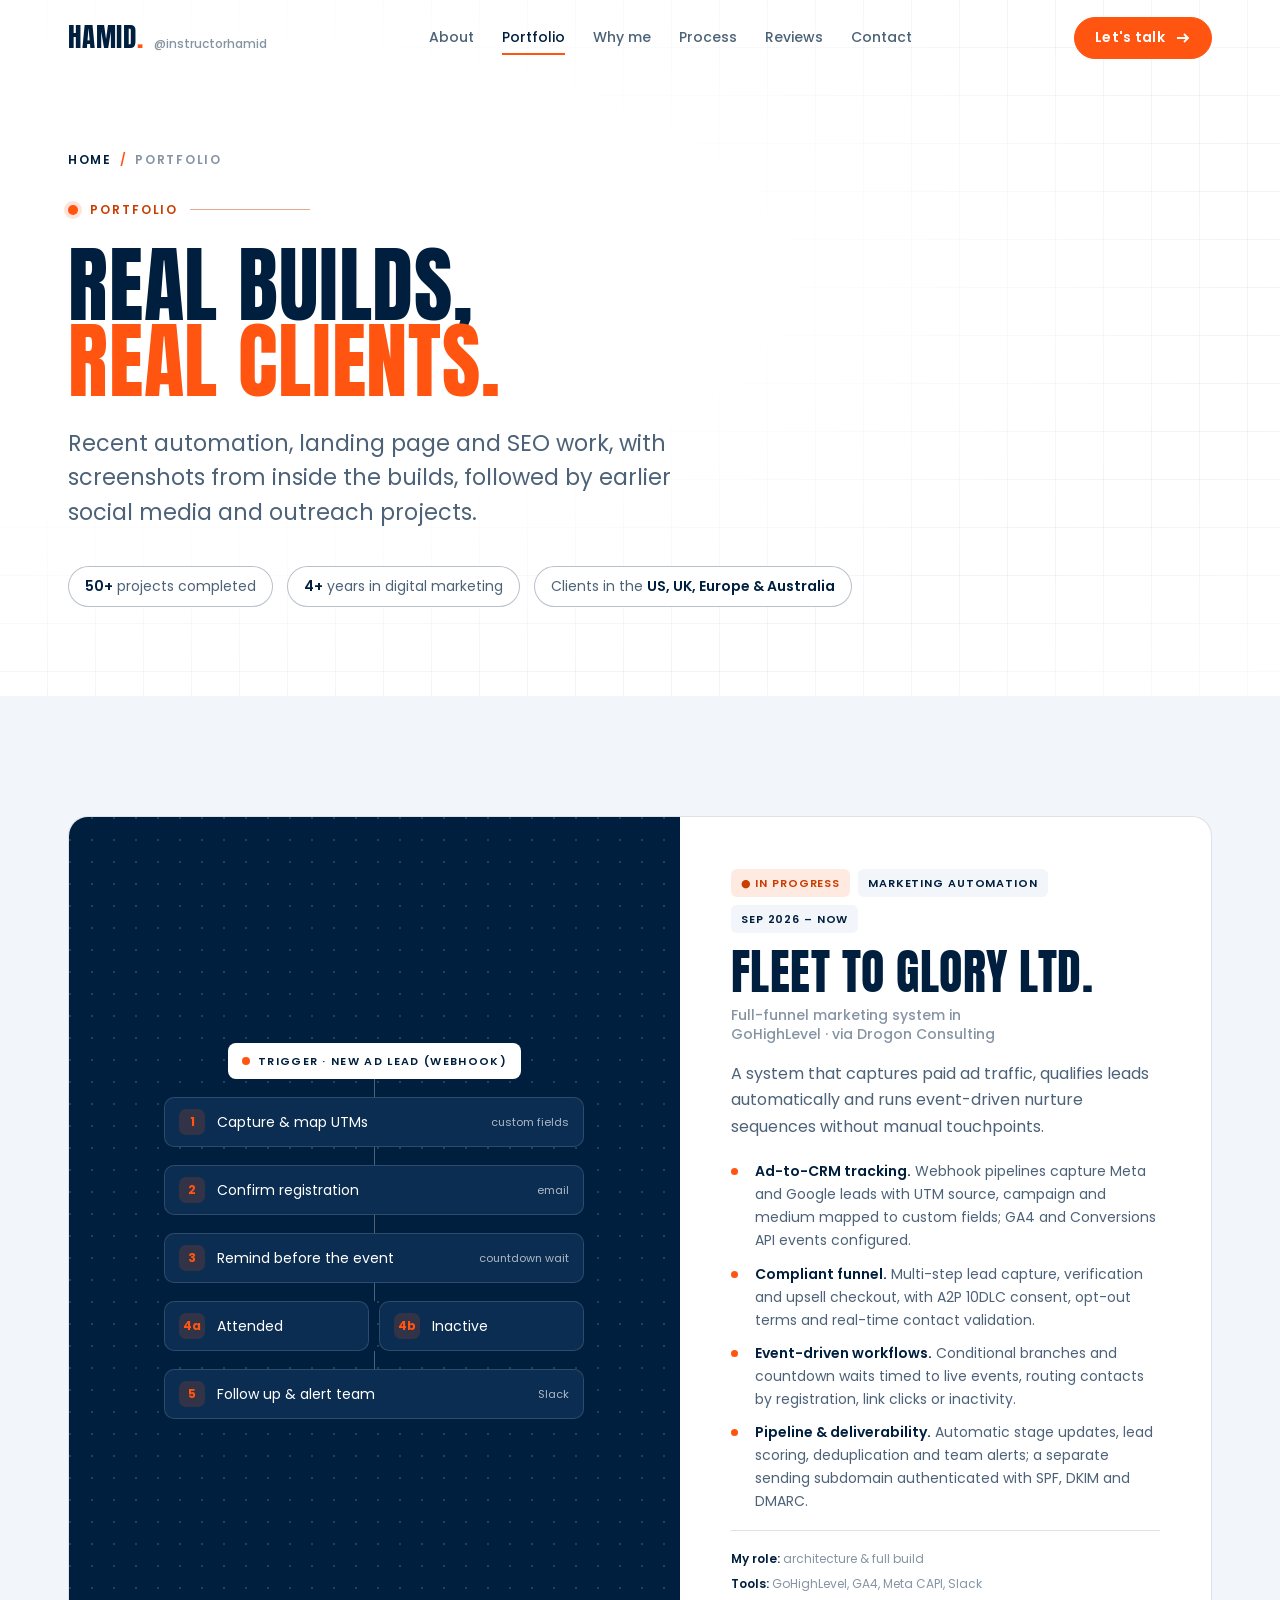
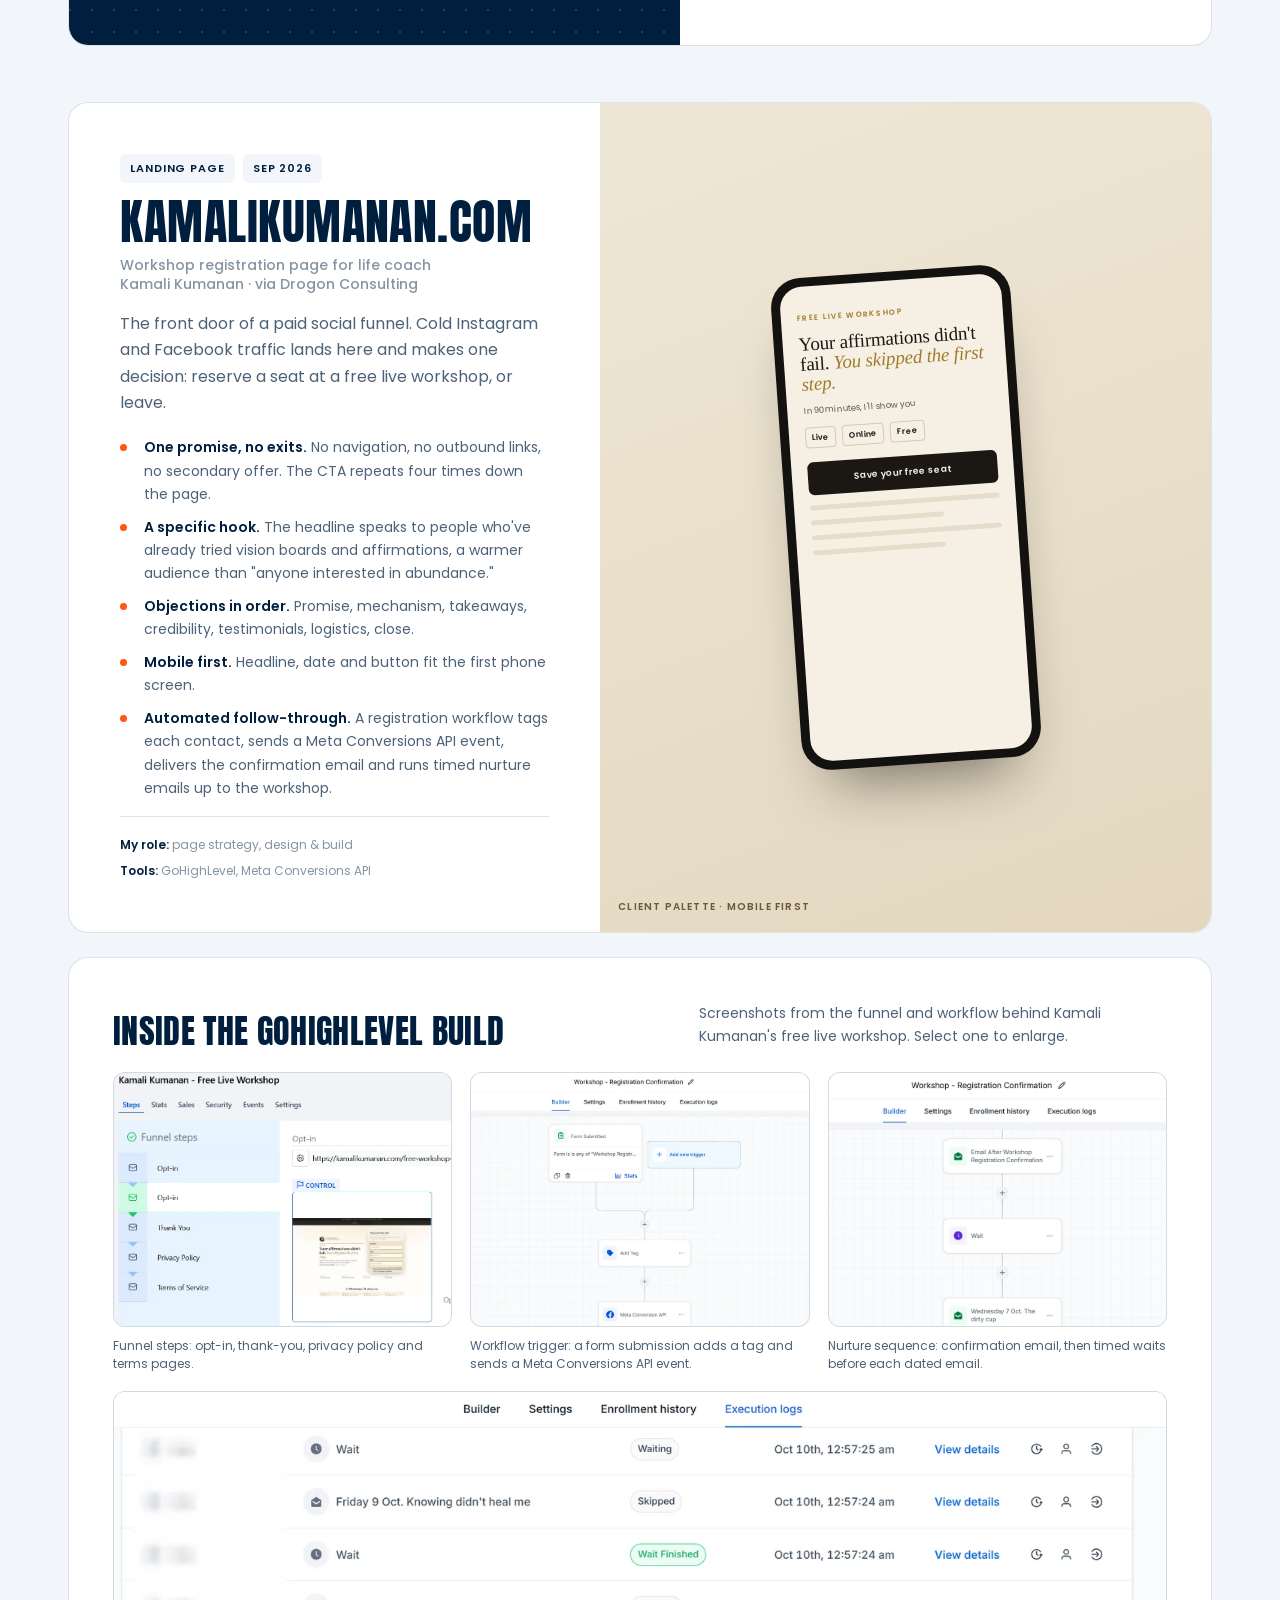
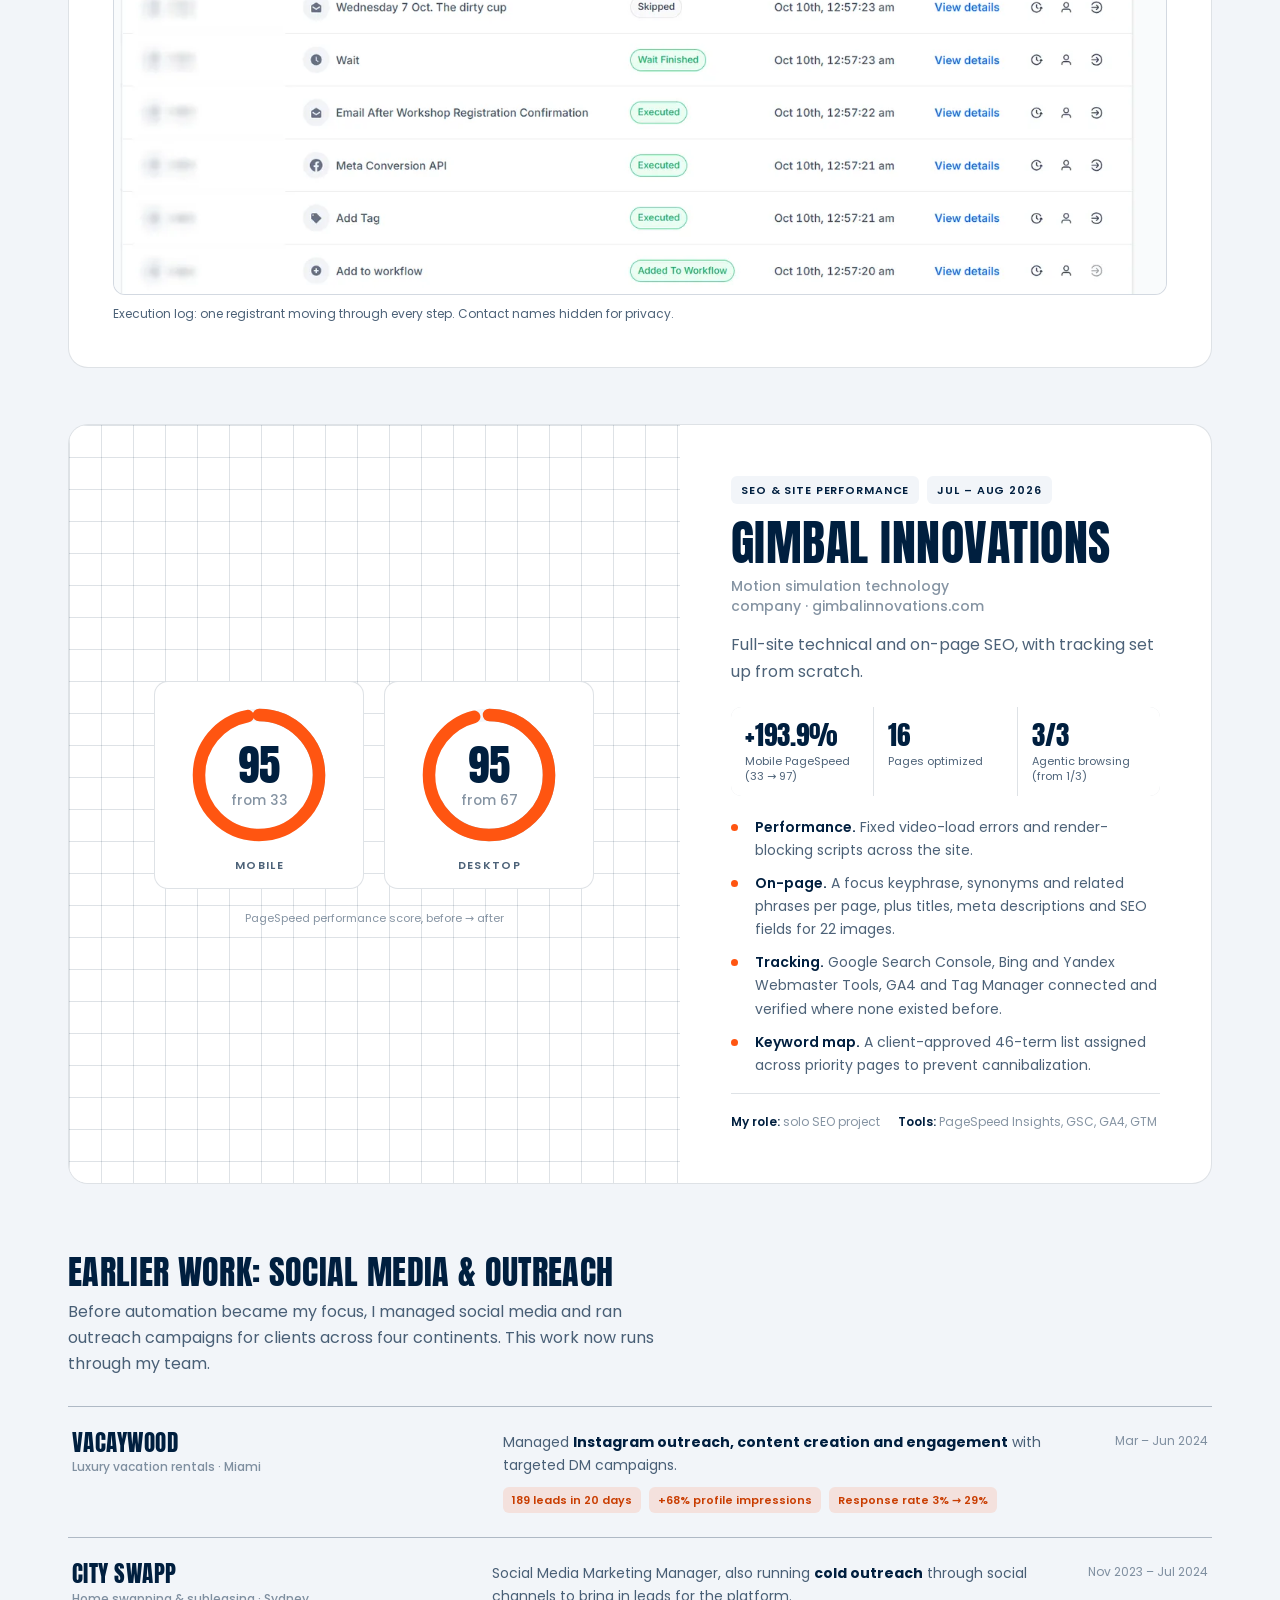
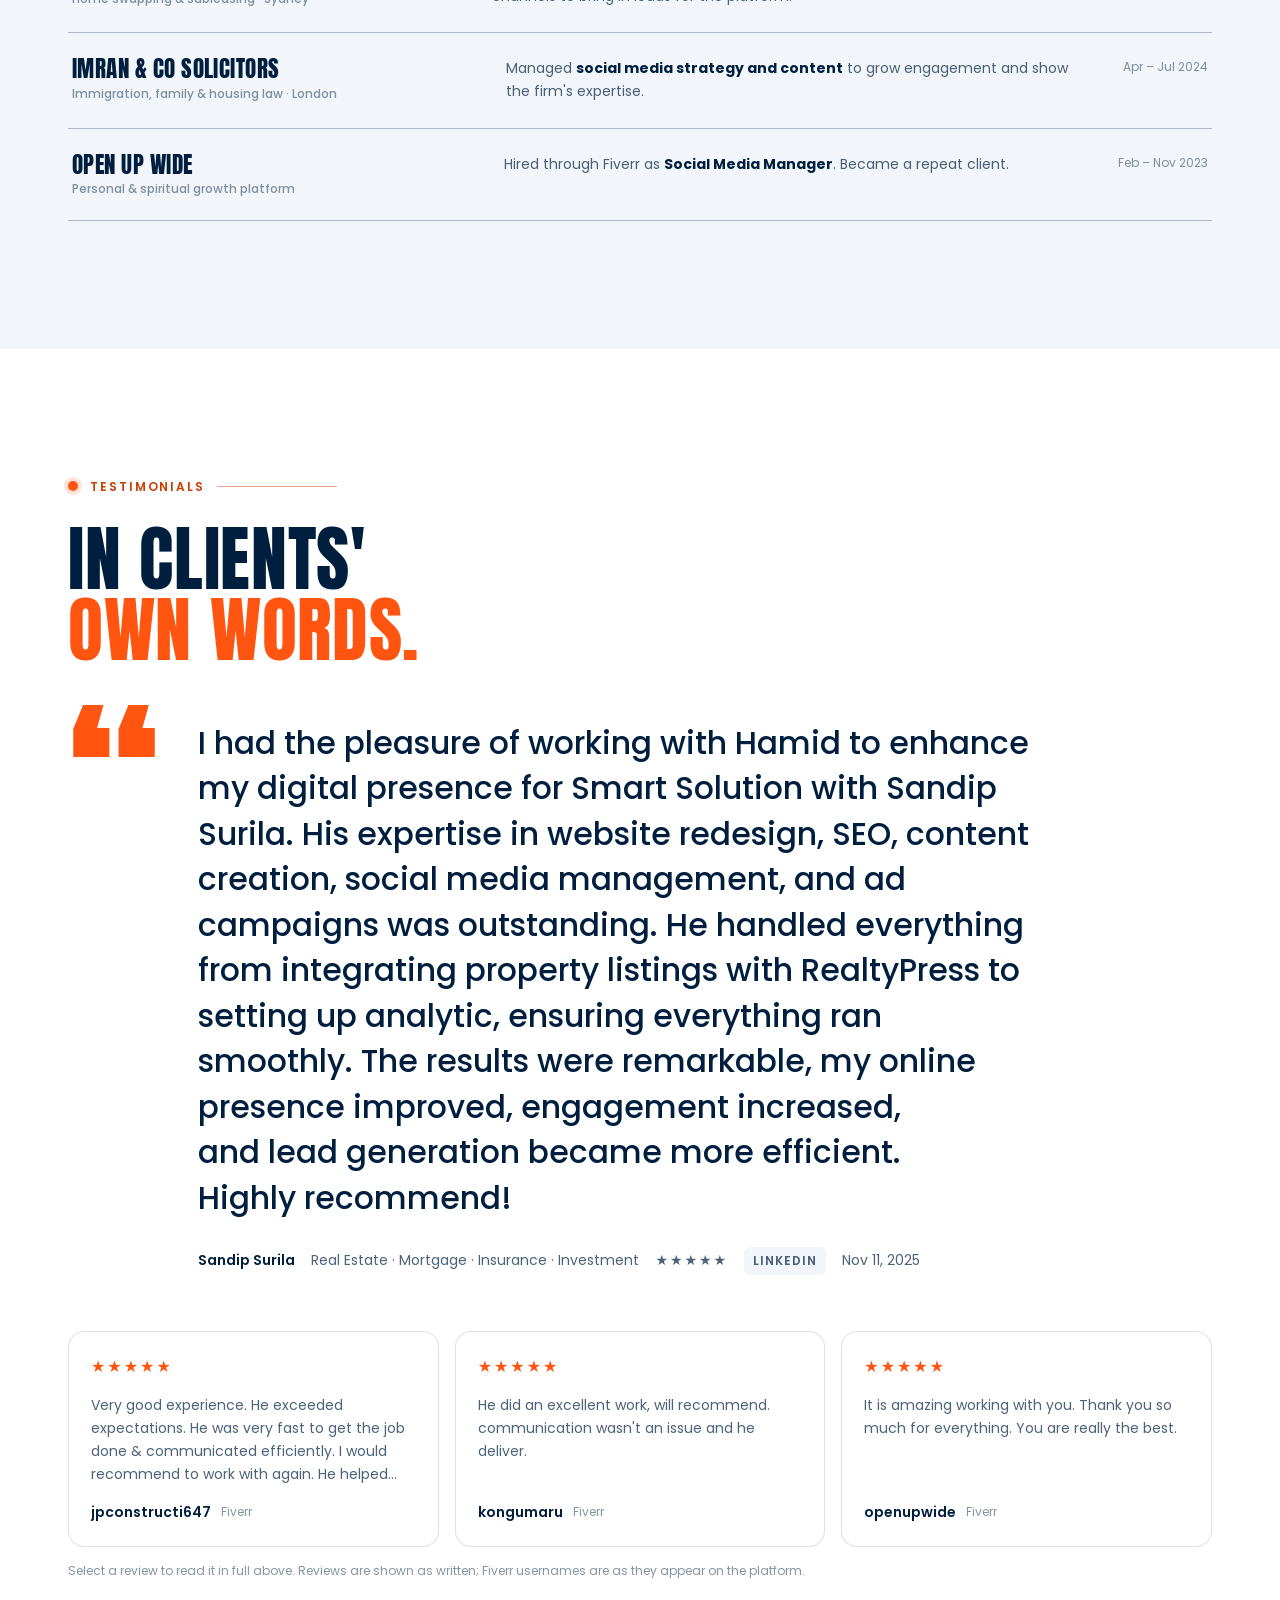
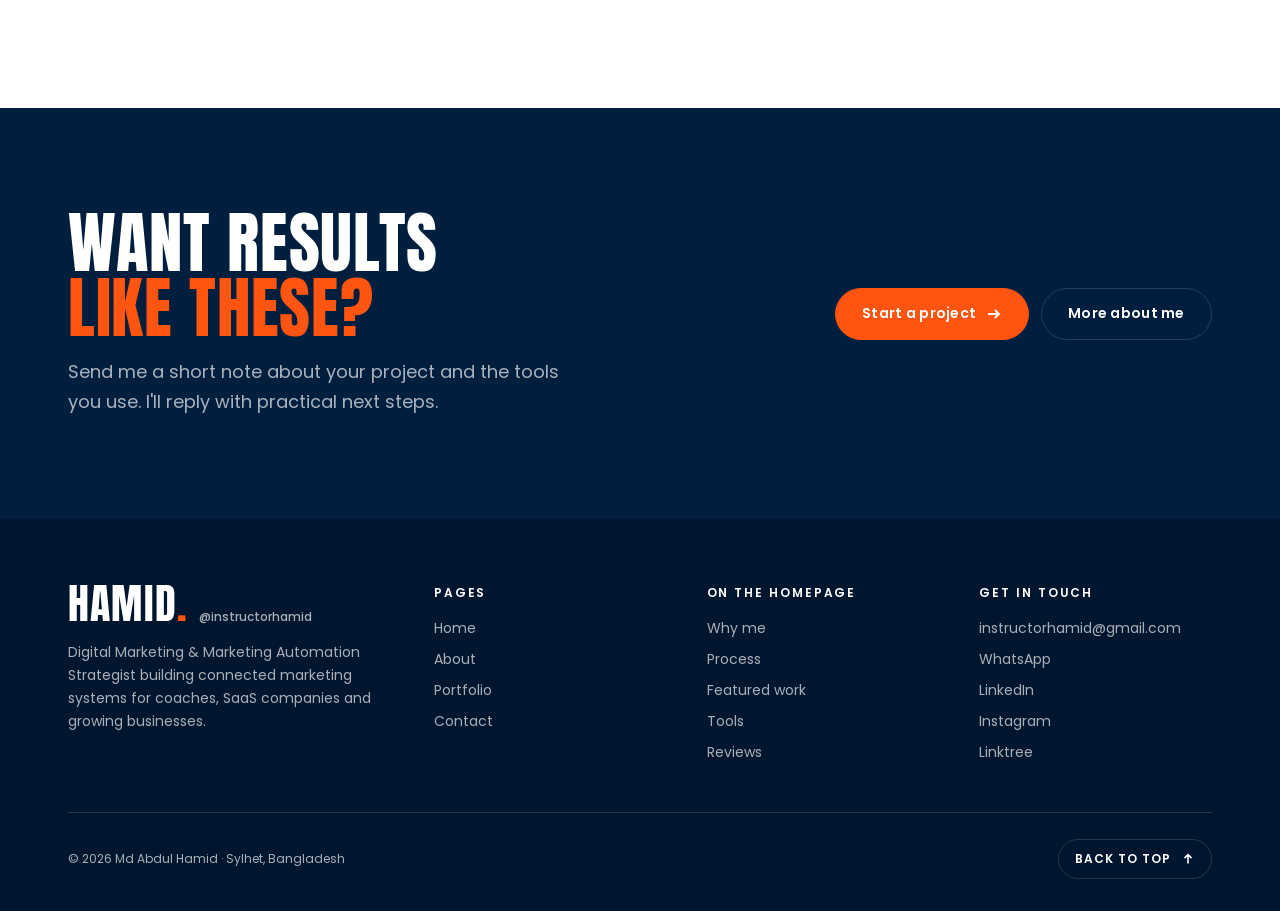
<file: portfolio.html>
<!doctype html>
<html lang="en">
<head>
<meta charset="utf-8">
<meta name="viewport" content="width=device-width, initial-scale=1, viewport-fit=cover">
<title>Portfolio · Hamid · Marketing Automation, Landing Pages &amp; SEO Projects</title>
<meta name="description" content="Portfolio of Md Abdul Hamid (@instructorhamid): GoHighLevel marketing automation, landing pages, technical SEO and earlier social media and outreach projects for clients in the US, UK, Europe and Australia.">
<meta property="og:title" content="Portfolio · Hamid · Marketing Automation Projects">
<meta property="og:description" content="Portfolio of Md Abdul Hamid (@instructorhamid): GoHighLevel marketing automation, landing pages, technical SEO and earlier social media and outreach projects for clients in the US, UK, Europe and Australia.">
<meta property="og:type" content="website">
<meta name="twitter:card" content="summary_large_image">
<link rel="canonical" href="https://instructorhamid.github.io/portfolio.html">
<meta property="og:url" content="https://instructorhamid.github.io/portfolio.html">
<meta property="og:image" content="https://instructorhamid.github.io/assets/hamid.webp">
<meta name="theme-color" content="#001F3F">
<link rel="icon" href="data:image/svg+xml,%3Csvg xmlns='http://www.w3.org/2000/svg' viewBox='0 0 64 64'%3E%3Crect width='64' height='64' rx='14' fill='%23001F3F'/%3E%3Ctext x='15' y='48' font-family='Impact,Arial Black,sans-serif' font-size='42' fill='%23fff'%3EH%3C/text%3E%3Ccircle cx='50' cy='45' r='5' fill='%23FF5511'/%3E%3C/svg%3E">
<link rel="preconnect" href="https://fonts.googleapis.com">
<link rel="preconnect" href="https://fonts.gstatic.com" crossorigin>
<link rel="stylesheet" href="https://fonts.googleapis.com/css2?family=Anton&family=Poppins:wght@400;500;600;700&display=swap">
<link rel="stylesheet" href="assets/site.css?v=20261105">
<script type="application/ld+json">
{
  "@context": "https://schema.org",
  "@graph": [
    {
      "@type": "CollectionPage",
      "@id": "https://instructorhamid.github.io/portfolio.html#webpage",
      "url": "https://instructorhamid.github.io/portfolio.html",
      "name": "Portfolio",
      "description": "Portfolio of Md Abdul Hamid (@instructorhamid): GoHighLevel marketing automation, landing pages, technical SEO and earlier social media and outreach projects for clients in the US, UK, Europe and Australia.",
      "inLanguage": "en",
      "isPartOf": {
        "@id": "https://instructorhamid.github.io/#website"
      },
      "about": {
        "@id": "https://instructorhamid.github.io/#person"
      },
      "breadcrumb": {
        "@id": "https://instructorhamid.github.io/portfolio.html#breadcrumb"
      },
      "primaryImageOfPage": {
        "@id": "https://instructorhamid.github.io/#headshot"
      }
    },
    {
      "@type": "BreadcrumbList",
      "@id": "https://instructorhamid.github.io/portfolio.html#breadcrumb",
      "itemListElement": [
        {
          "@type": "ListItem",
          "position": 1,
          "name": "Home",
          "item": "https://instructorhamid.github.io/"
        },
        {
          "@type": "ListItem",
          "position": 2,
          "name": "Portfolio",
          "item": "https://instructorhamid.github.io/portfolio.html"
        }
      ]
    }
  ]
}
</script>
<!-- Google Tag Manager -->
<script>(function(w,d,s,l,i){w[l]=w[l]||[];w[l].push({'gtm.start':
new Date().getTime(),event:'gtm.js'});var f=d.getElementsByTagName(s)[0],
j=d.createElement(s),dl=l!='dataLayer'?'&l='+l:'';j.async=true;j.src=
'https://www.googletagmanager.com/gtm.js?id='+i+dl;f.parentNode.insertBefore(j,f);
})(window,document,'script','dataLayer','GTM-WCXM66GB');</script>
<!-- End Google Tag Manager -->
</head>
<body>
<a class="skip" href="#main">Skip to content</a>

<!-- ================= HEADER ================= -->
<header class="hdr" id="hdr">
  <div class="wrap">
    <a class="brand" href="./" aria-label="Hamid, home"><b>HAMID<span>.</span></b><small>@instructorhamid</small></a>
    <nav class="nav" aria-label="Main">
      <a href="about.html">About</a><a href="portfolio.html" class="active" aria-current="page">Portfolio</a><a href="./#why">Why me</a><a href="./#process">Process</a><a href="./#reviews">Reviews</a><a href="contact.html">Contact</a>
    </nav>
    <a class="btn mag" href="contact.html">Let's talk <svg viewBox="0 0 16 16" fill="none" stroke="currentColor" stroke-width="1.8" aria-hidden="true"><path d="M2 8h11M9 4l4 4-4 4"/></svg></a>
    <button class="menu-btn" id="menuBtn" aria-expanded="false" aria-controls="mnav" aria-label="Open menu"><span></span></button>
  </div>
</header>
<nav class="mnav" id="mnav" aria-label="Mobile">
  <a href="./">Home</a><a href="about.html">About</a><a href="portfolio.html" class="active" aria-current="page">Portfolio</a><a href="./#why">Why me</a><a href="./#process">Process</a><a href="./#tools">Tools</a><a href="./#reviews">Reviews</a><a href="contact.html" class="o">Contact</a>
  <p>instructorhamid@gmail.com · +447848498892</p>
</nav>

<main id="main">
<section class="phero" aria-labelledby="h-page">
  <div class="wrap">
    <ol class="crumbs" aria-label="Breadcrumb"><li><a href="./">Home</a></li><li aria-current="page">Portfolio</li></ol>
    <p class="tag"><i></i>Portfolio</p>
    <h1 id="h-page">Real builds, <span class="o">real clients.</span></h1>
    <p class="lede">Recent automation, landing page and SEO work, with screenshots from inside the builds, followed by earlier social media and outreach projects.</p>
    <ul class="facts"><li><b>50+</b> projects completed</li><li><b>4+</b> years in digital marketing</li><li>Clients in the <b>US, UK, Europe &amp; Australia</b></li></ul>
  </div>
</section>

<section class="sec work flush" id="work" aria-labelledby="h-work">
  <div class="wrap">
    <h2 id="h-work" class="sr">Projects</h2>
    <!-- Project template: copy an <article class="proj"> block to add a new case study. Add class "rev" to flip the layout. -->
    <article class="proj rv" aria-labelledby="pj1">
      <div class="visual v-ghl" aria-hidden="true">
        <div class="wf" id="wf">
          <span class="trig">Trigger · New ad lead (webhook)</span>
          <span class="lnk"></span>
          <div class="stp"><i>1</i>Capture &amp; map UTMs<em>custom fields</em></div><span class="lnk"></span>
          <div class="stp"><i>2</i>Confirm registration<em>email</em></div><span class="lnk"></span>
          <div class="stp"><i>3</i>Remind before the event<em>countdown wait</em></div><span class="lnk"></span>
          <div class="split"><div class="stp"><i>4a</i>Attended</div><div class="stp"><i>4b</i>Inactive</div></div><span class="lnk"></span>
          <div class="stp"><i>5</i>Follow up &amp; alert team<em>Slack</em></div>
        </div>
      </div>
      <div class="body">
        <div class="meta"><span class="chip live">In progress</span><span class="chip">Marketing automation</span><span class="chip">Sep 2026 – now</span></div>
        <h3 id="pj1">Fleet To Glory Ltd.<small>Full-funnel marketing system in GoHighLevel · via Drogon Consulting</small></h3>
        <p class="desc">A system that captures paid ad traffic, qualifies leads automatically and runs event-driven nurture sequences without manual touchpoints.</p>
        <ul class="did">
          <li><span><b>Ad-to-CRM tracking.</b> Webhook pipelines capture Meta and Google leads with UTM source, campaign and medium mapped to custom fields; GA4 and Conversions API events configured.</span></li>
          <li><span><b>Compliant funnel.</b> Multi-step lead capture, verification and upsell checkout, with A2P 10DLC consent, opt-out terms and real-time contact validation.</span></li>
          <li><span><b>Event-driven workflows.</b> Conditional branches and countdown waits timed to live events, routing contacts by registration, link clicks or inactivity.</span></li>
          <li><span><b>Pipeline &amp; deliverability.</b> Automatic stage updates, lead scoring, deduplication and team alerts; a separate sending subdomain authenticated with SPF, DKIM and DMARC.</span></li>
        </ul>
        <div class="role"><span><b>My role:</b> architecture &amp; full build</span><span><b>Tools:</b> GoHighLevel, GA4, Meta CAPI, Slack</span></div>
      </div>
    </article>

    <article class="proj rev rv" aria-labelledby="pj2">
      <div class="visual v-lp" aria-hidden="true">
        <div class="phone"><div class="scr">
          <span class="eb">Free live workshop</span>
          <span class="hl">Your affirmations didn't fail. <span>You skipped the first step.</span></span>
          <span class="sb">In 90 minutes, I'll show you</span>
          <span class="dt"><span>Live</span><span>Online</span><span>Free</span></span>
          <span class="cta">Save your free seat</span>
          <span class="ln"></span><span class="ln s"></span><span class="ln"></span><span class="ln s"></span>
        </div></div>
        <span class="lp-note">Client palette · mobile first</span>
      </div>
      <div class="body">
        <div class="meta"><span class="chip">Landing page</span><span class="chip">Sep 2026</span></div>
        <h3 id="pj2">kamalikumanan.com<small>Workshop registration page for life coach Kamali Kumanan · via Drogon Consulting</small></h3>
        <p class="desc">The front door of a paid social funnel. Cold Instagram and Facebook traffic lands here and makes one decision: reserve a seat at a free live workshop, or leave.</p>
        <ul class="did">
          <li><span><b>One promise, no exits.</b> No navigation, no outbound links, no secondary offer. The CTA repeats four times down the page.</span></li>
          <li><span><b>A specific hook.</b> The headline speaks to people who've already tried vision boards and affirmations, a warmer audience than "anyone interested in abundance."</span></li>
          <li><span><b>Objections in order.</b> Promise, mechanism, takeaways, credibility, testimonials, logistics, close.</span></li>
          <li><span><b>Mobile first.</b> Headline, date and button fit the first phone screen.</span></li>
          <li><span><b>Automated follow-through.</b> A registration workflow tags each contact, sends a Meta Conversions API event, delivers the confirmation email and runs timed nurture emails up to the workshop.</span></li>
        </ul>
        <div class="role"><span><b>My role:</b> page strategy, design &amp; build</span><span><b>Tools:</b> GoHighLevel, Meta Conversions API</span></div>
      </div>
    </article>

    <div class="shots rv" aria-labelledby="shots-h">
      <div class="shots-head"><h3 id="shots-h">Inside the GoHighLevel build</h3><p>Screenshots from the funnel and workflow behind Kamali Kumanan's free live workshop. Select one to enlarge.</p></div>
      <div class="shot-grid">
        <figure class="shot"><button type="button" class="shot-btn" data-cap="Funnel steps: opt-in, thank-you, privacy policy and terms pages."><img src="assets/g_funnel.webp" width="825" height="679" alt="GoHighLevel funnel with opt-in, thank you, privacy policy and terms of service steps" loading="lazy" decoding="async"></button><figcaption>Funnel steps: opt-in, thank-you, privacy policy and terms pages.</figcaption></figure>
        <figure class="shot"><button type="button" class="shot-btn" data-cap="Workflow trigger: a form submission adds a tag and sends a Meta Conversions API event."><img src="assets/g_wf1.webp" width="900" height="695" alt="GoHighLevel workflow trigger: form submitted, then add tag and Meta Conversion API" loading="lazy" decoding="async"></button><figcaption>Workflow trigger: a form submission adds a tag and sends a Meta Conversions API event.</figcaption></figure>
        <figure class="shot"><button type="button" class="shot-btn" data-cap="Nurture sequence: confirmation email, then timed waits before each dated email."><img src="assets/g_wf2.webp" width="848" height="681" alt="GoHighLevel workflow steps: registration confirmation email, wait, then a dated nurture email" loading="lazy" decoding="async"></button><figcaption>Nurture sequence: confirmation email, then timed waits before each dated email.</figcaption></figure>
        <figure class="shot wide"><button type="button" class="shot-btn" data-cap="Execution log: one registrant moving through every step. Contact names hidden for privacy."><img src="assets/g_log.webp" width="1400" height="668" alt="GoHighLevel execution log showing one registrant moving through each workflow step, with contact names hidden" loading="lazy" decoding="async"></button><figcaption>Execution log: one registrant moving through every step. Contact names hidden for privacy.</figcaption></figure>
      </div>
    </div>

    <article class="proj rv" aria-labelledby="pj3">
      <div class="visual v-seo" aria-hidden="true">
        <div class="gauges" id="gauges">
          <div class="gauge" data-was="33" data-now="97"><svg viewBox="0 0 120 120"><circle class="bg" cx="60" cy="60" r="48"/><circle class="was" cx="60" cy="60" r="48" pathLength="100" stroke-dasharray="33 100" transform="rotate(-90 60 60)"/><circle class="now" cx="60" cy="60" r="48" pathLength="100" stroke-dasharray="100" stroke-dashoffset="43" transform="rotate(-90 60 60)"/><text class="num" x="60" y="66">97</text><text class="frm" x="60" y="84">from 33</text></svg><p>Mobile</p></div>
          <div class="gauge" data-was="67" data-now="96"><svg viewBox="0 0 120 120"><circle class="bg" cx="60" cy="60" r="48"/><circle class="was" cx="60" cy="60" r="48" pathLength="100" stroke-dasharray="67 100" transform="rotate(-90 60 60)"/><circle class="now" cx="60" cy="60" r="48" pathLength="100" stroke-dasharray="100" stroke-dashoffset="17" transform="rotate(-90 60 60)"/><text class="num" x="60" y="66">95</text><text class="frm" x="60" y="84">from 67</text></svg><p>Desktop</p></div>
          <p class="cap">PageSpeed performance score, before → after</p>
        </div>
      </div>
      <div class="body">
        <div class="meta"><span class="chip">SEO &amp; site performance</span><span class="chip">Jul – Aug 2026</span></div>
        <h3 id="pj3">Gimbal Innovations<small>Motion simulation technology company · gimbalinnovations.com</small></h3>
        <p class="desc">Full-site technical and on-page SEO, with tracking set up from scratch.</p>
        <div class="results">
          <div><b>+193.9%</b><small>Mobile PageSpeed (33 → 97)</small></div>
          <div><b>16</b><small>Pages optimized</small></div>
          <div><b>3/3</b><small>Agentic browsing (from 1/3)</small></div>
        </div>
        <ul class="did">
          <li><span><b>Performance.</b> Fixed video-load errors and render-blocking scripts across the site.</span></li>
          <li><span><b>On-page.</b> A focus keyphrase, synonyms and related phrases per page, plus titles, meta descriptions and SEO fields for 22 images.</span></li>
          <li><span><b>Tracking.</b> Google Search Console, Bing and Yandex Webmaster Tools, GA4 and Tag Manager connected and verified where none existed before.</span></li>
          <li><span><b>Keyword map.</b> A client-approved 46-term list assigned across priority pages to prevent cannibalization.</span></li>
        </ul>
        <div class="role"><span><b>My role:</b> solo SEO project</span><span><b>Tools:</b> PageSpeed Insights, GSC, GA4, GTM</span></div>
      </div>
    </article>

    <div class="archive">
      <h3 class="rv">Earlier work: social media &amp; outreach</h3>
      <p class="rv">Before automation became my focus, I managed social media and ran outreach campaigns for clients across four continents. This work now runs through my team.</p>
      <ul class="rows">
        <li class="row rv"><h4>Vacaywood<small>Luxury vacation rentals · Miami</small></h4><div><p>Managed <b>Instagram outreach, content creation and engagement</b> with targeted DM campaigns.</p><div class="kpis"><span>189 leads in 20 days</span><span>+68% profile impressions</span><span>Response rate 3% → 29%</span></div></div><time>Mar – Jun 2024</time></li>
        <li class="row rv"><h4>City Swapp<small>Home swapping &amp; subleasing · Sydney</small></h4><div><p>Social Media Marketing Manager, also running <b>cold outreach</b> through social channels to bring in leads for the platform.</p></div><time>Nov 2023 – Jul 2024</time></li>
        <li class="row rv"><h4>Imran &amp; Co Solicitors<small>Immigration, family &amp; housing law · London</small></h4><div><p>Managed <b>social media strategy and content</b> to grow engagement and show the firm's expertise.</p></div><time>Apr – Jul 2024</time></li>
        <li class="row rv"><h4>Open Up Wide<small>Personal &amp; spiritual growth platform</small></h4><div><p>Hired through Fiverr as <b>Social Media Manager</b>. Became a repeat client.</p></div><time>Feb – Nov 2023</time></li>
      </ul>
    </div>
  </div>
</section>

<section class="sec reviews" id="reviews" aria-labelledby="h-rev">
  <div class="wrap">
    <p class="tag rv"><i></i>Testimonials</p>
    <h2 id="h-rev" class="h2 rv">In clients' <span class="o">own words.</span></h2>
    <div class="feature rv">
      <span class="qmark" aria-hidden="true">“</span>
      <blockquote>
        <p class="qt" id="fq"></p>
        <footer class="who" id="fw"></footer>
      </blockquote>
    </div>
    <div class="quotes" id="quotes"></div>
    <p class="qhint">Select a review to read it in full above. Reviews are shown as written; Fiverr usernames are as they appear on the platform.</p>
  </div>
</section>

<section class="sec dark cta-band" aria-labelledby="h-cta">
  <div class="wrap">
    <div>
      <h2 id="h-cta" class="rv">Want results <span class="o">like these?</span></h2>
      <p class="rv">Send me a short note about your project and the tools you use. I'll reply with practical next steps.</p>
    </div>
    <div class="acts rv"><a class="btn mag" href="contact.html">Start a project <svg viewBox="0 0 16 16" fill="none" stroke="currentColor" stroke-width="1.8" aria-hidden="true"><path d="M2 8h11M9 4l4 4-4 4"/></svg></a><a class="btn ghost" href="about.html">More about me</a></div>
  </div>
</section>
</main>
<dialog class="lb" id="lb" aria-label="Enlarged screenshot"><button type="button" class="lb-x" id="lbX" aria-label="Close">×</button><img id="lbImg" alt=""><p id="lbCap"></p></dialog>

<!-- ================= FOOTER ================= -->
<footer class="foot">
  <div class="wrap">
    <div class="top">
      <div>
        <a class="brand" href="./"><b>HAMID<span class="o">.</span></b><small>@instructorhamid</small></a>
        <p class="pos">Digital Marketing &amp; Marketing Automation Strategist building connected marketing systems for coaches, SaaS companies and growing businesses.</p>
      </div>
      <div><h4>Pages</h4><ul><li><a href="./">Home</a></li><li><a href="about.html">About</a></li><li><a href="portfolio.html">Portfolio</a></li><li><a href="contact.html">Contact</a></li></ul></div>
      <div><h4>On the homepage</h4><ul><li><a href="./#why">Why me</a></li><li><a href="./#process">Process</a></li><li><a href="./#work">Featured work</a></li><li><a href="./#tools">Tools</a></li><li><a href="./#reviews">Reviews</a></li></ul></div>
      <div><h4>Get in touch</h4><ul><li>instructorhamid@gmail.com</li><li><a href="https://wa.me/447848498892" target="_blank" rel="noopener">WhatsApp</a></li><li><a href="https://www.linkedin.com/in/instructorhamid" target="_blank" rel="noopener">LinkedIn</a></li><li><a href="https://www.instagram.com/instructorhamid" target="_blank" rel="noopener">Instagram</a></li><li><a href="https://linktr.ee/instructorhamid" target="_blank" rel="noopener">Linktree</a></li></ul></div>
    </div>
    <div class="bot">
      <span>© <span id="yr">2026</span> Md Abdul Hamid · Sylhet, Bangladesh</span>
      <button class="totop" id="totop">Back to top <svg viewBox="0 0 16 16" fill="none" stroke="currentColor" stroke-width="1.8" aria-hidden="true"><path d="M8 13V3M4 7l4-4 4 4"/></svg></button>
    </div>
  </div>
</footer>

<script src="assets/site.js?v=20261105" defer></script>
</body>
</html>
</file>
<file: assets/site.css>
/* Shared stylesheet for every page of instructorhamid.github.io. */
/* Layout concept: a wiring schematic. Every section is a node on one circuit; thin navy wires,
   orange signal, Anton set like stencilled panel labels, Poppins for the readable parts. */
:root{
  --orange:#FF5511;
  --orange-ink:#C93D00;            /* darker tone of the brand orange for small text on white (AA) */
  --navy:#001F3F;
  --navy-2:#0B2D52;                /* raised navy surface */
  --navy-3:#00162E;                /* deepest navy, footer */
  --white:#FFFFFF;
  --mist:#F2F5F9;                  /* navy-tinted neutral */
  --ink-soft:rgba(0,31,63,.70);
  --ink-faint:rgba(0,31,63,.48);
  --line:rgba(0,31,63,.13);
  --line-strong:rgba(0,31,63,.28);
  --on-navy:rgba(255,255,255,.92);
  --on-navy-soft:rgba(255,255,255,.66);
  --on-navy-line:rgba(255,255,255,.14);

  --f-display:"Anton","Impact","Haettenschweiler","Arial Narrow Bold",sans-serif;
  --f-body:"Poppins",ui-sans-serif,system-ui,-apple-system,"Segoe UI",Roboto,Arial,sans-serif;

  --t-xs:.75rem; --t-sm:.875rem; --t-base:1rem; --t-md:1.125rem; --t-lg:clamp(1.15rem,1rem + .6vw,1.4rem);
  --t-h3:clamp(1.5rem,1.2rem + 1.2vw,2.1rem);
  --t-h2:clamp(2.4rem,1.6rem + 3.6vw,4.6rem);
  --t-h1:clamp(2.7rem,1.8rem + 4.2vw,5.2rem);

  --wrap:1240px; --gutter:clamp(16px,4vw,48px);
  --sec:clamp(80px,10vw,150px);
  --r:12px;
  --ease:cubic-bezier(.22,.8,.24,1);
  --dur:.8s;
  color-scheme:light;
}
*{box-sizing:border-box}
[hidden]{display:none!important}
html{scroll-behavior:smooth;scroll-padding-top:84px}
body{margin:0;background:var(--white);color:var(--navy);font-family:var(--f-body);font-size:var(--t-base);line-height:1.65;-webkit-font-smoothing:antialiased;overflow-x:hidden}
img{max-width:100%;display:block}
a{color:inherit}
h1,h2,h3{font-family:var(--f-display);font-weight:400;letter-spacing:.01em;line-height:.98;margin:0;text-wrap:balance;text-transform:uppercase}
p{margin:0}
.wrap{max-width:var(--wrap);margin-inline:auto;padding-inline:var(--gutter)}
.sr{position:absolute;width:1px;height:1px;overflow:hidden;clip:rect(0 0 0 0);white-space:nowrap}
:focus-visible{outline:3px solid var(--orange);outline-offset:3px;border-radius:4px}
.skip{position:absolute;left:12px;top:-60px;background:var(--navy);color:var(--white);padding:10px 16px;border-radius:8px;z-index:100;text-decoration:none}
.skip:focus{top:12px}
.o{color:var(--orange)}

/* ---------- section label: a node + wire ---------- */
.tag{display:flex;align-items:center;gap:12px;font-size:var(--t-xs);font-weight:600;letter-spacing:.16em;text-transform:uppercase;color:var(--orange-ink);margin-bottom:28px}
.tag i{width:10px;height:10px;border-radius:50%;background:var(--orange);box-shadow:0 0 0 4px rgba(255,85,17,.16);flex:none}
.tag::after{content:"";height:1px;flex:0 1 120px;background:currentColor;opacity:.45;transform-origin:left;transition:transform 1s var(--ease) .2s}
.dark .tag{color:var(--orange)}
.await .tag::after,.tag.await::after{transform:scaleX(0)}

/* ---------- buttons ---------- */
.btn{--bg:var(--orange);--fg:var(--white);display:inline-flex;align-items:center;gap:10px;min-height:52px;padding:0 26px;border-radius:999px;background:var(--bg);color:var(--fg);font-weight:600;font-size:var(--t-sm);letter-spacing:.02em;text-decoration:none;border:1.5px solid var(--bg);cursor:pointer;font-family:inherit;transition:background .3s,color .3s,border-color .3s,box-shadow .3s;will-change:transform}
.btn svg{width:16px;height:16px;transition:transform .35s var(--ease)}
.btn:hover{box-shadow:0 10px 30px -10px rgba(255,85,17,.7)}
.btn:hover svg{transform:translateX(4px)}
.btn.ghost{--bg:transparent;--fg:var(--navy);border-color:var(--line-strong)}
.btn.ghost:hover{border-color:var(--navy);box-shadow:none}
.dark .btn.ghost{--fg:var(--white);border-color:var(--on-navy-line)}
.dark .btn.ghost:hover{border-color:var(--white)}

/* ---------- header ---------- */
.hdr{position:fixed;top:0;left:0;right:0;z-index:50;padding-top:env(safe-area-inset-top,0px);transition:background .35s,box-shadow .35s,backdrop-filter .35s}
.hdr .wrap{display:flex;align-items:center;justify-content:space-between;height:76px;gap:24px;transition:height .35s var(--ease)}
.hdr.scrolled{background:rgba(255,255,255,.9);backdrop-filter:saturate(1.4) blur(10px);-webkit-backdrop-filter:saturate(1.4) blur(10px);box-shadow:0 1px 0 var(--line)}
.hdr.scrolled .wrap{height:64px}
.brand{display:flex;align-items:baseline;gap:10px;text-decoration:none}
.brand b{font-family:var(--f-display);font-weight:400;font-size:1.7rem;letter-spacing:.03em;line-height:1}
.brand b span{color:var(--orange)}
.brand small{font-size:var(--t-xs);color:var(--ink-faint);font-weight:500}
.nav{display:flex;align-items:center;gap:4px}
.nav a{position:relative;font-size:var(--t-sm);font-weight:500;text-decoration:none;padding:8px 12px;color:var(--ink-soft);transition:color .25s}
.nav a::after{content:"";position:absolute;left:12px;right:12px;bottom:3px;height:2px;background:var(--orange);transform:scaleX(0);transform-origin:left;transition:transform .35s var(--ease)}
.nav a:hover,.nav a.active{color:var(--navy)}
.nav a:hover::after,.nav a.active::after{transform:scaleX(1)}
.hdr .btn{min-height:42px;padding:0 20px}
.menu-btn{display:none;width:46px;height:46px;border-radius:50%;border:1.5px solid var(--line-strong);background:var(--white);align-items:center;justify-content:center;cursor:pointer}
.menu-btn span{position:relative;width:18px;height:2px;background:var(--navy);transition:background .2s}
.menu-btn span::before,.menu-btn span::after{content:"";position:absolute;left:0;width:18px;height:2px;background:var(--navy);transition:transform .3s var(--ease)}
.menu-btn span::before{top:-6px}.menu-btn span::after{top:6px}
.menu-btn[aria-expanded="true"] span{background:transparent}
.menu-btn[aria-expanded="true"] span::before{transform:translateY(6px) rotate(45deg)}
.menu-btn[aria-expanded="true"] span::after{transform:translateY(-6px) rotate(-45deg)}
.mnav{position:fixed;inset:0;z-index:45;background:var(--navy);color:var(--white);padding:calc(100px + env(safe-area-inset-top,0px)) var(--gutter) 40px;display:flex;flex-direction:column;gap:6px;clip-path:circle(0 at calc(100% - 40px) 40px);transition:clip-path .6s var(--ease);visibility:hidden}
.mnav.open{clip-path:circle(150% at calc(100% - 40px) 40px);visibility:visible}
.mnav a{font-family:var(--f-display);font-size:clamp(2.2rem,10vw,3.2rem);text-transform:uppercase;text-decoration:none;line-height:1.15;color:var(--white)}
.mnav a:hover{color:var(--orange)}
.mnav p{margin-top:auto;color:var(--on-navy-soft);font-size:var(--t-sm)}
.hdr.menu-open{background:transparent;box-shadow:none;backdrop-filter:none}
.hdr.menu-open .brand b,.hdr.menu-open .brand small{color:var(--white)}
@media (max-width:1080px){.nav,.hdr .btn{display:none}.menu-btn{display:inline-flex}}

/* ---------- hero ---------- */
.hero{position:relative;padding-top:calc(120px + env(safe-area-inset-top,0px));padding-bottom:clamp(56px,7vw,96px);overflow:hidden;
  background-image:linear-gradient(var(--line) 1px,transparent 1px),linear-gradient(90deg,var(--line) 1px,transparent 1px);
  background-size:48px 48px;background-position:-1px -1px}
.hero::before{content:"";position:absolute;inset:0;background:radial-gradient(120% 80% at 20% 30%,var(--white) 35%,rgba(255,255,255,.55) 70%,rgba(255,255,255,.85));pointer-events:none}
.hero .wrap>*{min-width:0}
.hero .wrap{position:relative;display:grid;grid-template-columns:1.02fr 1fr;gap:clamp(32px,4vw,64px);align-items:center}
.kicker{display:inline-flex;align-items:center;gap:10px;font-size:var(--t-xs);font-weight:600;letter-spacing:.14em;text-transform:uppercase;color:var(--navy);padding:8px 14px 8px 10px;border:1px solid var(--line-strong);border-radius:999px;background:var(--white)}
.kicker i{width:8px;height:8px;border-radius:50%;background:var(--orange);animation:blink 2.4s ease-in-out infinite}
@keyframes blink{50%{box-shadow:0 0 0 6px rgba(255,85,17,0)}0%,100%{box-shadow:0 0 0 0 rgba(255,85,17,.5)}}
.hero h1{font-size:var(--t-h1);margin:26px 0 26px;line-height:.92}
.hero h1 .ln{display:block;overflow:hidden;padding-bottom:.04em}
.hero h1 .ln span{display:inline-block;animation:rise 1s var(--ease) both}
.hero h1 .ln:nth-child(2) span{animation-delay:.08s}.hero h1 .ln:nth-child(3) span{animation-delay:.16s}
@keyframes rise{from{transform:translateY(105%)}to{transform:none}}
.hero .lede{font-size:var(--t-lg);color:var(--ink-soft);max-width:34ch;line-height:1.55;animation:fade .9s var(--ease) .3s both}
@keyframes fade{from{opacity:0;transform:translateY(14px)}to{opacity:1;transform:none}}
.hero .ctas{display:flex;flex-wrap:wrap;gap:12px;margin-top:34px;animation:fade .9s var(--ease) .42s both}
.stackline{margin-top:34px;display:flex;flex-wrap:wrap;align-items:center;gap:8px 16px;font-size:var(--t-sm);color:var(--ink-faint);animation:fade .9s var(--ease) .54s both}
.stackline b{font-weight:600;color:var(--navy)}
.stackline .sep{width:4px;height:4px;border-radius:50%;background:var(--orange)}

.schematic{position:relative;animation:fade 1.1s var(--ease) .2s both}
.schematic svg{width:100%;height:auto;overflow:visible}
.schematic .wire{fill:none;stroke:var(--navy);stroke-opacity:.28;stroke-width:1.5}
.schematic .flow{fill:none;stroke:var(--orange);stroke-width:1.5;stroke-dasharray:3 9;animation:flow 1.4s linear infinite}
@keyframes flow{to{stroke-dashoffset:-24}}
.schematic .node rect{fill:var(--white);stroke:var(--navy);stroke-width:1.4}
.schematic .node .t{font:400 15px var(--f-display);letter-spacing:.06em;fill:var(--navy)}
.schematic .node .s{font:500 10.5px var(--f-body);fill:var(--ink-soft)}
.schematic .node .ix{font:600 9px var(--f-body);letter-spacing:.12em;fill:var(--orange-ink)}
.schematic .hub rect{fill:var(--orange);stroke:none}
.schematic .hub .t{fill:var(--white);font-size:24px}
.schematic .hub .s{fill:rgba(255,255,255,.92)}
.schematic .ring{fill:none;stroke:var(--navy);stroke-opacity:.45;stroke-dasharray:2 5;stroke-width:1.2}
.schematic .ringlabel{font:600 9.5px var(--f-body);letter-spacing:.14em;fill:var(--navy)}
.schematic .pulse{fill:none;stroke:var(--orange);stroke-width:2;transform-box:fill-box;transform-origin:center;animation:pulse 3s var(--ease) 2.3s infinite}
@keyframes pulse{0%{opacity:.7;transform:scale(1)}60%,100%{opacity:0;transform:scale(1.22)}}
.schematic .pk{fill:var(--orange)}
.log{position:absolute;right:-6px;bottom:-22px;width:min(270px,62%);background:var(--navy);color:var(--white);border-radius:var(--r);padding:14px 16px 12px;box-shadow:0 24px 50px -24px rgba(0,31,63,.6);font-size:12px;animation:float 7s ease-in-out infinite}
@keyframes float{50%{transform:translateY(-8px)}}
.log header{display:flex;justify-content:space-between;align-items:center;margin-bottom:8px;font-size:10px;letter-spacing:.14em;text-transform:uppercase;color:var(--on-navy-soft);font-weight:600}
.log header span{display:flex;align-items:center;gap:6px;color:var(--orange)}
.log header span::before{content:"";width:6px;height:6px;border-radius:50%;background:var(--orange)}
.log ol{list-style:none;margin:0;padding:0;height:66px;overflow:hidden;position:relative}
.log li{display:flex;gap:10px;height:22px;align-items:center;color:var(--on-navy);transition:transform .5s var(--ease),opacity .5s}
.log li time{font-variant-numeric:tabular-nums;color:var(--on-navy-soft);font-size:11px}
.log li:first-child{color:var(--white);font-weight:500}
@media (max-width:900px){.hero .wrap{grid-template-columns:1fr}.schematic{max-width:600px;margin-top:10px}.hero .lede{max-width:44ch}}
@media (max-width:520px){.log{position:relative;right:auto;bottom:auto;width:100%;margin-top:14px;animation:none}}

/* ---------- marquee band ---------- */
.band{background:var(--navy);color:var(--white);overflow:hidden;border-block:1px solid var(--navy)}
.band .track{display:flex;width:max-content;animation:marq 48s linear infinite}
.band:hover .track{animation-play-state:paused}
.band ul{display:flex;list-style:none;margin:0;padding:18px 0;gap:0}
.band li{display:flex;align-items:center;font-family:var(--f-display);text-transform:uppercase;font-size:clamp(1.1rem,.9rem + .8vw,1.6rem);letter-spacing:.04em;white-space:nowrap}
.band li::after{content:"";width:9px;height:9px;margin:0 28px;border-radius:50%;border:2px solid var(--orange)}
@keyframes marq{to{transform:translateX(-50%)}}

/* ---------- generic section ---------- */
.sec{padding-block:var(--sec);position:relative}
.dark{background:var(--navy);color:var(--on-navy)}
.dark h2,.dark h3{color:var(--white)}
.h2{font-size:var(--t-h2);max-width:16ch}
.intro{font-size:var(--t-lg);color:var(--ink-soft);max-width:52ch;line-height:1.6;margin-top:24px}
.dark .intro{color:var(--on-navy-soft)}

/* reveal: only applied by JS to elements that start below the fold */
.rv{transition:opacity var(--dur) var(--ease),transform var(--dur) var(--ease)}
.rv.await{opacity:0;transform:translateY(28px)}

/* ---------- about ---------- */
.about .grid{display:grid;grid-template-columns:5fr 7fr;gap:clamp(36px,6vw,96px);align-items:start}
.portrait{position:relative;margin:0}
.portrait .frame{position:relative;aspect-ratio:1/1;max-width:100%;border-radius:4px;overflow:hidden;background:var(--orange);clip-path:inset(0 0 0 0);transition:clip-path 1.2s var(--ease)}
.portrait.await .frame{clip-path:inset(100% 0 0 0)}
.portrait .frame img{width:100%;height:100%;object-fit:cover;transform:scale(1.04);transition:transform 1.6s var(--ease)}
.portrait:not(.await) .frame img{transform:none}
.portrait .ticks{position:absolute;inset:-14px;pointer-events:none}
.portrait .ticks i{position:absolute;width:22px;height:22px;border-color:var(--navy);border-style:solid;border-width:0}
.portrait .ticks i:nth-child(1){top:0;left:0;border-top-width:2px;border-left-width:2px}
.portrait .ticks i:nth-child(2){top:0;right:0;border-top-width:2px;border-right-width:2px}
.portrait .ticks i:nth-child(3){bottom:0;left:0;border-bottom-width:2px;border-left-width:2px}
.portrait .ticks i:nth-child(4){bottom:0;right:0;border-bottom-width:2px;border-right-width:2px}
.portrait figcaption{display:flex;justify-content:space-between;gap:12px;margin-top:26px;font-size:var(--t-xs);letter-spacing:.12em;text-transform:uppercase;color:var(--ink-faint);font-weight:600}
.portrait figcaption b{color:var(--navy)}
.about h2{font-size:clamp(2.2rem,1.5rem + 3vw,4rem);max-width:18ch}
.about .copy{display:grid;gap:18px;margin-top:30px;max-width:62ch;color:var(--ink-soft);font-size:1.02rem}
.about .copy strong{color:var(--navy);font-weight:600}
.stats{display:grid;grid-template-columns:repeat(3,1fr);margin-top:48px;border-top:1px solid var(--line)}
.stat{padding:24px 18px 4px 0;border-right:1px solid var(--line)}
.stat+.stat{padding-left:22px}
.stat:last-child{border-right:0}
.stat b{display:block;font-family:var(--f-display);font-weight:400;font-size:clamp(2.6rem,2rem + 2vw,3.6rem);line-height:1;font-variant-numeric:tabular-nums}
.stat b span{color:var(--orange)}
.stat small{display:block;margin-top:8px;font-size:var(--t-sm);color:var(--ink-soft);line-height:1.4}
.xp{margin-top:56px;display:grid;grid-template-columns:1fr 1fr;gap:40px}
.xp h3{font-family:var(--f-body);text-transform:none;font-weight:600;font-size:var(--t-xs);letter-spacing:.16em;text-transform:uppercase;color:var(--ink-faint);margin-bottom:14px}
.xp ul{list-style:none;margin:0;padding:0}
.xp li{display:grid;grid-template-columns:1fr auto;gap:2px 16px;padding:12px 0;border-bottom:1px solid var(--line);font-size:var(--t-sm)}
.xp li b{font-weight:600;color:var(--navy)}
.xp li span{color:var(--ink-soft)}
.xp li time{grid-row:1/3;grid-column:2;align-self:center;font-size:var(--t-xs);color:var(--ink-faint);white-space:nowrap;font-variant-numeric:tabular-nums;text-align:right}
.xp li.now time{color:var(--orange-ink);font-weight:600}
@media (max-width:900px){.about .grid{grid-template-columns:1fr}.portrait{max-width:420px}.xp{grid-template-columns:1fr}}
@media (max-width:520px){.stats{grid-template-columns:1fr}.stat,.stat+.stat{border-right:0;border-bottom:1px solid var(--line);padding:18px 0}.xp li{grid-template-columns:1fr}.xp li time{grid-row:auto;grid-column:auto;text-align:left}}

/* ---------- why ---------- */
.why .grid{display:grid;grid-template-columns:1fr 1fr;gap:clamp(36px,6vw,90px);align-items:start;margin-top:56px}
.board{position:sticky;top:110px;background:var(--navy-2);border:1px solid var(--on-navy-line);border-radius:18px;padding:22px 22px 18px;
  background-image:linear-gradient(var(--on-navy-line) 1px,transparent 1px),linear-gradient(90deg,var(--on-navy-line) 1px,transparent 1px);background-size:26px 26px;background-position:-1px -1px}
.board-top{display:flex;justify-content:space-between;align-items:center;gap:16px;margin-bottom:10px}
.board-top p{font-size:var(--t-xs);letter-spacing:.14em;text-transform:uppercase;font-weight:600;color:var(--on-navy-soft)}
.switch{display:inline-flex;align-items:center;gap:12px;background:none;border:0;color:var(--white);font:600 var(--t-sm) var(--f-body);cursor:pointer;padding:6px 0}
.switch .trk{position:relative;width:52px;height:28px;border-radius:999px;background:rgba(255,255,255,.18);transition:background .35s}
.switch .trk::after{content:"";position:absolute;top:3px;left:3px;width:22px;height:22px;border-radius:50%;background:var(--white);transition:transform .45s var(--ease)}
.switch[aria-checked="true"] .trk{background:var(--orange)}
.switch[aria-checked="true"] .trk::after{transform:translateX(24px)}
.board svg{width:100%;height:auto;display:block}
.board .nd rect{fill:var(--navy);stroke:rgba(255,255,255,.55);stroke-width:1.2}
.board .nd text{font:400 15px var(--f-display);letter-spacing:.06em;fill:var(--white);text-anchor:middle}
.board .nd.hubn rect{fill:var(--orange);stroke:none}
.board .nd{transform-box:fill-box;transform-origin:center;transition:transform .9s var(--ease)}
.board .w{fill:none;stroke:var(--orange);stroke-width:2;stroke-dasharray:1;stroke-dashoffset:1;transition:stroke-dashoffset .9s var(--ease) .35s}
.board .bp{fill:var(--orange);opacity:0;transition:opacity .4s}
.board .note{font:500 11px var(--f-body);fill:var(--on-navy-soft);font-style:italic;transition:opacity .5s}
.board .stub{stroke:rgba(255,255,255,.4);stroke-width:1.4;stroke-dasharray:3 4;transition:opacity .4s}
.board:not(.on) .nd{transform:translate(var(--dx),var(--dy)) rotate(var(--r))}
.board.on .w{stroke-dashoffset:0}
.board.on .bp{opacity:1;transition-delay:1.2s}
.board.on .note,.board.on .stub{opacity:0}
.board-cap{margin-top:8px;font-size:var(--t-sm);color:var(--on-navy-soft);min-height:3em}
.principles{list-style:none;margin:0;padding:0;border-top:1px solid var(--on-navy-line)}
.principles li{padding:26px 0 26px 30px;border-bottom:1px solid var(--on-navy-line);position:relative}
.principles li::before{content:"";position:absolute;left:0;top:34px;width:12px;height:12px;border:2px solid var(--orange);border-radius:50%;transition:background .3s}
.principles li:hover::before{background:var(--orange)}
.principles h3{font-size:var(--t-h3);margin-bottom:10px;letter-spacing:.02em}
.principles p{color:var(--on-navy-soft);max-width:48ch}
@media (max-width:900px){.why .grid{grid-template-columns:1fr}.board{position:relative;top:0}}

/* ---------- process ---------- */
.process .grid{display:grid;grid-template-columns:5fr 7fr;gap:clamp(36px,6vw,96px);margin-top:56px}
.loop{position:sticky;top:110px;align-self:start}
.loop svg{width:100%;max-width:400px;height:auto;display:block}
.loop .track{fill:none;stroke:var(--line-strong);stroke-width:1.5;stroke-dasharray:3 6}
.loop .prog{fill:none;stroke:var(--orange);stroke-width:3;stroke-linecap:round;transition:stroke-dashoffset .6s var(--ease)}
.loop .dot circle{fill:var(--white);stroke:var(--navy);stroke-width:1.5;transition:fill .4s,stroke .4s,r .4s}
.loop .dot text{font:400 15px var(--f-display);fill:var(--navy);text-anchor:middle;dominant-baseline:central;transition:fill .4s}
.loop .dot.done circle{fill:var(--navy)}
.loop .dot.done text{fill:var(--white)}
.loop .dot.cur circle{fill:var(--orange);stroke:var(--orange);r:22}
.loop .dot.cur text{fill:var(--white)}
.loop .ctr-k{font:600 10px var(--f-body);letter-spacing:.16em;fill:var(--ink-faint);text-anchor:middle}
.loop .ctr-t{font:400 26px var(--f-display);fill:var(--navy);text-anchor:middle;letter-spacing:.03em}
.loop p{margin-top:18px;font-size:var(--t-sm);color:var(--ink-soft);max-width:36ch}
.steps{list-style:none;margin:0;padding:0;position:relative}
.steps::before{content:"";position:absolute;left:23px;top:10px;bottom:10px;width:1.5px;background:var(--line)}
.steps .fill{position:absolute;left:23px;top:10px;width:1.5px;height:calc(100% - 20px);background:var(--orange);transform-origin:top;transform:scaleY(var(--p,0))}
.step{position:relative;display:grid;grid-template-columns:48px 1fr;gap:22px;padding:0 0 56px}
.step:last-child{padding-bottom:0}
.step .n{position:relative;z-index:1;width:48px;height:48px;border-radius:50%;display:grid;place-items:center;background:var(--white);border:1.5px solid var(--line-strong);font-family:var(--f-display);font-size:1.15rem;transition:background .4s,border-color .4s,color .4s}
.step.is-on .n{background:var(--orange);border-color:var(--orange);color:var(--white)}
.step h3{font-size:var(--t-h3);margin:6px 0 10px}
.step p{color:var(--ink-soft);max-width:52ch}
.step .out{display:inline-flex;gap:8px;align-items:center;margin-top:14px;font-size:var(--t-xs);font-weight:600;letter-spacing:.08em;text-transform:uppercase;color:var(--navy);background:var(--mist);padding:7px 12px;border-radius:6px}
.step .out::before{content:"→";color:var(--orange-ink)}
.step.back .out::before{content:"↺"}
@media (max-width:900px){.process .grid{grid-template-columns:1fr}.loop{position:relative;top:0;display:none}}

/* ---------- projects ---------- */
.work{background:var(--mist)}
.work .head{display:flex;justify-content:space-between;align-items:end;gap:32px;flex-wrap:wrap}
.proj{display:grid;grid-template-columns:1.15fr 1fr;gap:0;background:var(--white);border-radius:20px;overflow:hidden;margin-top:56px;border:1px solid var(--line);transition:box-shadow .5s var(--ease),transform .5s var(--ease)}
.proj:hover{box-shadow:0 40px 80px -50px rgba(0,31,63,.45);transform:translateY(-4px)}
.proj.rev{grid-template-columns:1fr 1.15fr}
.proj.rev .visual{order:2}
.proj .visual{position:relative;min-height:380px;overflow:hidden;display:grid;place-items:center;padding:32px}
.proj .body{padding:clamp(28px,4vw,52px);display:flex;flex-direction:column;gap:16px;min-width:0}
.meta{display:flex;flex-wrap:wrap;gap:8px}
.chip{font-size:11px;font-weight:600;letter-spacing:.08em;text-transform:uppercase;padding:5px 10px;border-radius:6px;background:var(--mist);color:var(--navy)}
.chip.live{background:rgba(255,85,17,.12);color:var(--orange-ink)}
.chip.live::before{content:"● ";}
.proj h3{font-size:clamp(1.9rem,1.4rem + 2vw,3rem);overflow-wrap:anywhere}
.proj h3 small{display:block;font-family:var(--f-body);text-transform:none;font-size:var(--t-sm);font-weight:500;color:var(--ink-faint);letter-spacing:0;margin-top:10px;line-height:1.4}
.proj .desc{color:var(--ink-soft)}
.proj .did{list-style:none;margin:4px 0 0;padding:0;display:grid;gap:10px;font-size:var(--t-sm)}
.proj .did li{display:grid;grid-template-columns:14px 1fr;gap:10px;color:var(--ink-soft)}
.proj .did li::before{content:"";width:7px;height:7px;margin-top:8px;border-radius:50%;background:var(--orange)}
.proj .did b{color:var(--navy);font-weight:600}
.proj .role{margin-top:auto;padding-top:18px;border-top:1px solid var(--line);font-size:var(--t-xs);color:var(--ink-faint);display:flex;flex-wrap:wrap;gap:6px 18px}
.proj .role b{color:var(--navy);font-weight:600}
.results{display:grid;grid-template-columns:repeat(3,1fr);gap:1px;background:var(--line);border-radius:10px;overflow:hidden;margin-top:6px}
.results div{background:var(--white);padding:14px 14px 12px}
.results b{display:block;font-family:var(--f-display);font-weight:400;font-size:1.7rem;line-height:1;font-variant-numeric:tabular-nums}
.results small{display:block;font-size:11px;color:var(--ink-soft);margin-top:6px;line-height:1.35}

/* project visual 1: GHL workflow */
.v-ghl{background:var(--navy);background-image:radial-gradient(circle at 1px 1px,rgba(255,255,255,.14) 1px,transparent 0);background-size:22px 22px}
.wf{width:100%;max-width:420px;display:grid;gap:0}
.wf .trig{justify-self:center;font-size:11px;font-weight:600;letter-spacing:.12em;text-transform:uppercase;color:var(--navy);background:var(--white);padding:9px 14px;border-radius:8px;display:flex;align-items:center;gap:8px}
.wf .trig::before{content:"";width:8px;height:8px;border-radius:50%;background:var(--orange)}
.wf .stp{position:relative;display:flex;align-items:center;gap:12px;background:var(--navy-2);border:1px solid var(--on-navy-line);color:var(--white);border-radius:10px;padding:11px 14px;font-size:var(--t-sm);transition:border-color .4s,background .4s}
.wf .stp em{font-style:normal;margin-left:auto;font-size:11px;color:var(--on-navy-soft)}
.wf .stp i{width:26px;height:26px;border-radius:7px;background:rgba(255,85,17,.16);display:grid;place-items:center;color:var(--orange);font-style:normal;font-size:12px;font-weight:700;flex:none}
.wf .lnk{justify-self:center;width:1.5px;height:18px;background:rgba(255,255,255,.3)}
.wf .split{display:grid;grid-template-columns:1fr 1fr;gap:10px}
.wf .stp.lit{border-color:var(--orange);background:#16365c}
/* project visual 2: phone */
.v-lp{background:linear-gradient(160deg,#efe7d6,#e3d7bf)}
.phone{width:min(240px,70%);aspect-ratio:9/18.5;max-width:100%;border-radius:30px;background:#141210;padding:9px;box-shadow:0 40px 60px -30px rgba(20,18,16,.55);transform:rotate(-4deg);transition:transform .7s var(--ease)}
.proj:hover .phone{transform:rotate(0) translateY(-6px)}
.phone .scr{height:100%;border-radius:22px;background:#f6f0e4;overflow:hidden;padding:26px 16px 16px;display:flex;flex-direction:column;gap:10px;color:#1b1814}
.phone .eb{font-size:7.5px;letter-spacing:.18em;text-transform:uppercase;color:#a07b2c;font-weight:600}
.phone .hl{font-family:Georgia,"Times New Roman",serif;font-size:19px;line-height:1.05;letter-spacing:-.01em}
.phone .hl span{color:#a07b2c;font-style:italic}
.phone .sb{font-size:8.5px;line-height:1.5;color:#5b544a}
.phone .dt{display:flex;gap:6px;font-size:8px;color:#1b1814;font-weight:600}
.phone .dt span{border:1px solid #d6cab3;border-radius:4px;padding:3px 6px}
.phone .cta{margin-top:4px;background:#1b1814;color:#f6f0e4;border-radius:6px;font-size:9px;font-weight:600;text-align:center;padding:9px}
.phone .ln{height:5px;border-radius:3px;background:#e6dccb}
.phone .ln.s{width:70%}
.lp-note{position:absolute;left:18px;bottom:16px;font-size:10px;letter-spacing:.12em;text-transform:uppercase;color:#6b5a3a;font-weight:600}
/* project visual 3: gauges */
.v-seo{background:var(--white);background-image:linear-gradient(var(--line) 1px,transparent 1px),linear-gradient(90deg,var(--line) 1px,transparent 1px);background-size:32px 32px}
.gauges{display:grid;grid-template-columns:1fr 1fr;gap:20px;width:100%;max-width:440px}
.gauge{background:var(--white);border:1px solid var(--line);border-radius:14px;padding:18px 14px 14px;text-align:center}
.gauge svg{width:100%;max-width:150px;height:auto;margin-inline:auto;display:block}
.gauge .bg{fill:none;stroke:var(--mist);stroke-width:10}
.gauge .was{fill:none;stroke:var(--line-strong);stroke-width:10}
.gauge .now{fill:none;stroke:var(--orange);stroke-width:10;stroke-linecap:round;transition:stroke-dashoffset 1.6s var(--ease) .2s}
.gauge .num{font:400 34px var(--f-display);fill:var(--navy);text-anchor:middle}
.gauge .frm{font:500 11px var(--f-body);fill:var(--ink-faint);text-anchor:middle}
.gauge p{font-size:11px;font-weight:600;letter-spacing:.12em;text-transform:uppercase;color:var(--ink-soft);margin-top:6px}
.gauges .cap{grid-column:1/-1;font-size:11px;color:var(--ink-faint);text-align:center}

.archive{margin-top:72px}
.archive h3{font-size:var(--t-h3)}
.archive>p{color:var(--ink-soft);margin-top:10px;max-width:60ch}
.rows{list-style:none;margin:28px 0 0;padding:0;border-top:1px solid var(--line-strong)}
.row{display:grid;grid-template-columns:minmax(0,1.1fr) minmax(0,1.6fr) auto;gap:16px 32px;padding:24px 4px;border-bottom:1px solid var(--line-strong);align-items:start;transition:background .3s,padding .4s var(--ease)}
.row:hover{background:var(--white);padding-inline:18px}
.row h4{margin:0;font-family:var(--f-display);font-weight:400;text-transform:uppercase;font-size:1.45rem;letter-spacing:.02em;line-height:1.05}
.row h4 small{display:block;font-family:var(--f-body);text-transform:none;font-size:var(--t-xs);color:var(--ink-faint);letter-spacing:0;margin-top:6px;font-weight:500}
.row p{font-size:var(--t-sm);color:var(--ink-soft)}
.row p b{color:var(--navy)}
.row time{font-size:var(--t-xs);color:var(--ink-faint);white-space:nowrap;font-variant-numeric:tabular-nums}
.row .kpis{display:flex;flex-wrap:wrap;gap:8px;margin-top:10px}
.row .kpis span{font-size:11px;font-weight:600;padding:4px 9px;border-radius:6px;background:rgba(255,85,17,.12);color:var(--orange-ink)}
@media (max-width:900px){.proj,.proj.rev{grid-template-columns:1fr}.proj.rev .visual{order:0}.proj .visual{min-height:320px}.row{grid-template-columns:1fr}.row time{order:-1}}
@media (max-width:520px){.results b{font-size:1.35rem}.results div{padding:12px 10px}.gauges{gap:10px}.gauge{padding:12px 8px}}


/* build screenshots */
.shots{margin-top:24px;background:var(--white);border:1px solid var(--line);border-radius:20px;padding:clamp(22px,3.5vw,44px)}
.shots-head{display:flex;justify-content:space-between;align-items:end;gap:12px 32px;flex-wrap:wrap;margin-bottom:24px}
.shots-head h3{font-size:var(--t-h3)}
.shots-head p{color:var(--ink-soft);font-size:var(--t-sm);max-width:52ch}
.shot-grid{display:grid;grid-template-columns:repeat(3,minmax(0,1fr));gap:18px}
.shot{margin:0;display:grid;gap:10px;align-content:start;min-width:0}
.shot.wide{grid-column:1/-1}
.shot-btn{display:block;width:100%;padding:0;border:1px solid var(--line);border-radius:12px;overflow:hidden;background:var(--mist);cursor:zoom-in;transition:transform .4s var(--ease),box-shadow .4s var(--ease),border-color .3s}
.shot-btn img{width:100%;height:auto;aspect-ratio:auto}
.shot:not(.wide) .shot-btn img{aspect-ratio:4/3;object-fit:cover;object-position:top left}
.shot-btn:hover{transform:translateY(-3px);border-color:var(--line-strong);box-shadow:0 24px 40px -30px rgba(0,31,63,.5)}
.shot figcaption{font-size:var(--t-xs);color:var(--ink-soft);line-height:1.5}
.lb{border:0;padding:0;background:transparent;max-width:min(1200px,94vw);max-height:92vh;overflow:visible}
.lb::backdrop{background:rgba(0,22,46,.86)}
.lb img{max-width:100%;max-height:82vh;width:auto;border-radius:12px;display:block;margin-inline:auto;background:var(--white)}
.lb p{color:var(--white);font-size:var(--t-sm);text-align:center;margin-top:12px}
.lb-x{position:absolute;top:-18px;right:-10px;width:44px;height:44px;border-radius:50%;border:0;background:var(--orange);color:var(--white);font-size:26px;line-height:1;cursor:pointer}
@media (max-width:900px){.shot-grid{grid-template-columns:1fr 1fr}}
@media (max-width:520px){.shot-grid{grid-template-columns:1fr}.lb-x{top:-52px;right:0}}

/* ---------- tools ---------- */
.tools .grid{display:grid;grid-template-columns:7fr 5fr;gap:clamp(32px,5vw,72px);margin-top:56px;align-items:start}
.groups{display:grid;gap:28px}
.group h3{font-family:var(--f-body);font-weight:600;font-size:var(--t-xs);letter-spacing:.16em;color:var(--on-navy-soft);margin-bottom:12px}
.tiles{display:grid;grid-template-columns:repeat(auto-fill,minmax(150px,1fr));gap:10px}
.tile{display:flex;align-items:center;gap:12px;min-height:64px;padding:12px 16px;border-radius:12px;background:var(--navy-2);border:1px solid var(--on-navy-line);color:var(--white);font:600 var(--t-sm) var(--f-body);cursor:pointer;text-align:left;transition:border-color .3s,background .3s,transform .3s var(--ease)}
.tile svg{width:24px;height:24px;flex:none;fill:var(--white);transition:fill .3s}
.tile img{width:24px;height:24px;object-fit:contain;flex:none}
.tile .mono{width:26px;height:26px;flex:none;border-radius:7px;display:grid;place-items:center;background:var(--white);color:var(--navy);font-size:9px;font-weight:700;letter-spacing:.02em}
.tile:hover{transform:translateY(-3px);border-color:rgba(255,255,255,.4)}
.tile:hover svg,.tile[aria-pressed="true"] svg{fill:var(--brand,var(--white))}
.tile[aria-pressed="true"]{border-color:var(--orange);background:#11345d}
.detail{position:sticky;top:110px;background:var(--white);color:var(--navy);border-radius:18px;padding:30px;min-height:300px;display:flex;flex-direction:column}
.detail .k{font-size:var(--t-xs);letter-spacing:.16em;text-transform:uppercase;font-weight:600;color:var(--orange-ink)}
.detail h3{font-size:clamp(2.2rem,1.6rem + 2vw,3.2rem);margin:12px 0 14px;color:var(--navy)}
.detail p{color:var(--ink-soft)}
.detail .conn{margin-top:auto;padding-top:22px;font-size:var(--t-sm);color:var(--ink-soft);border-top:1px solid var(--line)}
.detail .conn b{color:var(--navy)}
.detail.swap h3,.detail.swap p{animation:fade .5s var(--ease) both}
.disclaim{margin-top:28px;font-size:var(--t-xs);color:var(--on-navy-soft);max-width:70ch}
@media (max-width:900px){.tools .grid{grid-template-columns:1fr}.detail{position:relative;top:0;min-height:0}}

/* ---------- testimonials ---------- */
.feature{display:grid;grid-template-columns:auto 1fr;gap:clamp(18px,3vw,40px);margin-top:56px;align-items:start}
.qmark{font-family:var(--f-display);color:var(--orange);font-size:clamp(8rem,6rem + 8vw,15rem);line-height:.72;user-select:none}
.feature blockquote{margin:0}
.feature .qt{font-size:clamp(1.25rem,1rem + 1.2vw,2rem);line-height:1.45;font-weight:500;color:var(--navy);max-width:40ch;text-wrap:pretty}
.feature .qt.swap{animation:fade .55s var(--ease) both}
.who{display:flex;flex-wrap:wrap;align-items:center;gap:8px 16px;margin-top:26px;font-size:var(--t-sm)}
.who b{font-weight:600}
.who span{color:var(--ink-soft)}
.stars{color:var(--orange);letter-spacing:2px}
.src{font-size:var(--t-xs);font-weight:600;letter-spacing:.08em;text-transform:uppercase;padding:4px 9px;border-radius:6px;background:var(--mist)}
.quotes{display:grid;grid-template-columns:repeat(3,1fr);gap:16px;margin-top:56px}
.qcard{display:flex;flex-direction:column;gap:14px;text-align:left;font:inherit;color:var(--navy);background:var(--white);border:1px solid var(--line);border-radius:16px;padding:22px;cursor:pointer;transition:border-color .3s,box-shadow .4s var(--ease),transform .4s var(--ease)}
.qcard:hover{transform:translateY(-4px);box-shadow:0 30px 50px -36px rgba(0,31,63,.45)}
.qcard[aria-pressed="true"]{border-color:var(--orange);box-shadow:inset 0 0 0 1px var(--orange)}
.qcard p{font-size:var(--t-sm);color:var(--ink-soft);display:-webkit-box;-webkit-line-clamp:4;-webkit-box-orient:vertical;overflow:hidden}
.qcard footer{margin-top:auto;display:flex;justify-content:space-between;gap:10px;font-size:var(--t-xs);align-items:center}
.qcard footer b{font-weight:600;font-size:var(--t-sm)}
.qcard footer span{color:var(--ink-faint)}
.qhint{margin-top:14px;font-size:var(--t-xs);color:var(--ink-faint)}
@media (max-width:900px){.quotes{grid-template-columns:1fr}.feature{grid-template-columns:1fr}.qmark{font-size:7rem;line-height:.6;height:.45em}}

/* ---------- contact ---------- */
.contact{background:var(--navy);color:var(--on-navy);overflow:hidden;position:relative}
.contact::before{content:"";position:absolute;right:-20vw;top:-30vw;width:70vw;height:70vw;border-radius:50%;border:1px solid var(--on-navy-line);box-shadow:0 0 0 7vw rgba(255,255,255,.02),0 0 0 14vw rgba(255,255,255,.015);pointer-events:none}
.contact .grid{position:relative;display:grid;grid-template-columns:1.1fr 1fr;gap:clamp(36px,6vw,90px);align-items:start}
.contact h2{font-size:clamp(2.8rem,1.8rem + 4.6vw,6rem);max-width:12ch;line-height:.95}
.contact .intro{color:var(--on-navy-soft)}
.links{list-style:none;margin:40px 0 0;padding:0;display:grid;gap:10px}
.lk{display:flex;align-items:center;gap:14px;padding:14px 16px;border:1px solid rgba(255,85,17,.55);border-radius:14px;background:rgba(255,255,255,.03);transition:background .3s,border-color .3s}
.lk:hover{background:rgba(255,85,17,.08);border-color:var(--orange)}
.lk svg{width:22px;height:22px;fill:var(--orange);flex:none}
.lk div{min-width:0;flex:1}
.lk small{display:block;font-size:11px;letter-spacing:.12em;text-transform:uppercase;color:var(--on-navy-soft);font-weight:600}
.lk a,.lk .val{font-size:var(--t-base);color:var(--white);text-decoration:none;word-break:break-word;user-select:all}
.lk a{user-select:auto}
.lk a:hover{text-decoration:underline;text-decoration-color:var(--orange);text-underline-offset:4px}
.cpy{flex:none;font:600 11px var(--f-body);letter-spacing:.08em;text-transform:uppercase;color:var(--white);background:transparent;border:1px solid var(--on-navy-line);border-radius:999px;padding:8px 12px;cursor:pointer;transition:background .25s,border-color .25s}
.cpy:hover{border-color:var(--white)}
.cpy.ok{background:var(--orange);border-color:var(--orange)}
form.inq{background:var(--white);color:var(--navy);border-radius:20px;padding:clamp(24px,3vw,36px);display:grid;gap:18px}
form.inq h3{font-size:1.9rem;color:var(--navy)}
form.inq .two{display:grid;grid-template-columns:1fr 1fr;gap:14px}
.fld{display:grid;gap:6px;min-width:0}
.fld label{font-size:var(--t-xs);font-weight:600;letter-spacing:.06em;color:var(--navy)}
.fld input,.fld select,.fld textarea{width:100%;font:inherit;font-size:var(--t-sm);color:var(--navy);background:var(--mist);border:1.5px solid transparent;border-radius:10px;padding:13px 14px;transition:border-color .25s,background .25s}
.fld textarea{min-height:120px;resize:vertical}
.fld input:focus,.fld select:focus,.fld textarea:focus{outline:none;border-color:var(--navy);background:var(--white)}
.fld .err{font-size:var(--t-xs);color:#B3261E;min-height:1em}
.fld.bad input,.fld.bad textarea,.fld.bad select{border-color:#B3261E;background:#FFF5F4}
.form-note{font-size:var(--t-xs);color:var(--ink-faint)}
.done{display:grid;gap:14px}
.done h3{font-size:2rem}
.done p{color:var(--ink-soft);font-size:var(--t-sm)}
.done pre{white-space:pre-wrap;font:inherit;font-size:var(--t-sm);background:var(--mist);border-radius:10px;padding:14px;margin:0;max-height:180px;overflow:auto}
.done .acts{display:flex;flex-wrap:wrap;gap:10px}
.done .btn.ghost{--fg:var(--navy)}
.linkbtn{background:none;border:0;padding:0;color:var(--ink-soft);font:inherit;font-size:var(--t-xs);text-decoration:underline;cursor:pointer;justify-self:start}
@media (max-width:900px){.contact .grid{grid-template-columns:1fr}}
@media (max-width:520px){form.inq .two{grid-template-columns:1fr}}

/* ---------- footer ---------- */
.foot{background:var(--navy-3);color:var(--on-navy-soft);padding-block:64px calc(32px + env(safe-area-inset-bottom,0px));font-size:var(--t-sm)}
.foot .top{display:grid;grid-template-columns:1.4fr 1fr 1fr 1fr;gap:40px;padding-bottom:48px;border-bottom:1px solid var(--on-navy-line)}
.foot .brand b{color:var(--white);font-size:2.6rem}
.foot .brand small{color:var(--on-navy-soft)}
.foot p.pos{margin-top:14px;max-width:36ch}
.foot h4{margin:0 0 14px;font-size:var(--t-xs);letter-spacing:.16em;text-transform:uppercase;color:var(--white);font-weight:600}
.foot ul{list-style:none;margin:0;padding:0;display:grid;gap:8px}
.foot a{text-decoration:none;transition:color .2s}
.foot a:hover{color:var(--orange)}
.foot .bot{display:flex;justify-content:space-between;align-items:center;flex-wrap:wrap;gap:16px;padding-top:26px;font-size:var(--t-xs)}
.totop{display:inline-flex;align-items:center;gap:10px;color:var(--white);background:none;border:1px solid var(--on-navy-line);border-radius:999px;padding:10px 16px;font:600 var(--t-xs) var(--f-body);letter-spacing:.08em;text-transform:uppercase;cursor:pointer;transition:border-color .25s}
.totop:hover{border-color:var(--orange)}
.totop svg{width:14px;height:14px;transition:transform .3s var(--ease)}
.totop:hover svg{transform:translateY(-3px)}
@media (max-width:760px){.foot .top{grid-template-columns:1fr 1fr}.foot .top>div:first-child{grid-column:1/-1}}

/* ---------- inner pages: page header ---------- */
.tag{white-space:nowrap}
.phero{position:relative;padding-top:calc(150px + env(safe-area-inset-top,0px));padding-bottom:clamp(56px,7vw,104px);overflow:hidden;
  background-image:linear-gradient(var(--line) 1px,transparent 1px),linear-gradient(90deg,var(--line) 1px,transparent 1px);
  background-size:48px 48px;background-position:-1px -1px}
.phero::before{content:"";position:absolute;inset:0;background:radial-gradient(120% 90% at 15% 40%,var(--white) 35%,rgba(255,255,255,.6) 70%,rgba(255,255,255,.88));pointer-events:none}
.phero .wrap{position:relative}
.crumbs{display:flex;flex-wrap:wrap;gap:8px;list-style:none;margin:0 0 30px;padding:0;font-size:var(--t-xs);font-weight:600;letter-spacing:.14em;text-transform:uppercase;color:var(--ink-faint)}
.crumbs li+li::before{content:"/";margin-right:8px;color:var(--orange)}
.crumbs a{color:var(--navy);text-decoration:none}
.crumbs a:hover{color:var(--orange-ink)}
.phero h1{font-size:var(--t-h1);line-height:.92;max-width:15ch;animation:fade .9s var(--ease) both}
.phero .lede{font-size:var(--t-lg);color:var(--ink-soft);max-width:50ch;line-height:1.55;margin-top:26px;animation:fade .9s var(--ease) .12s both}
.phero .ctas{display:flex;flex-wrap:wrap;gap:12px;margin-top:34px;animation:fade .9s var(--ease) .24s both}
.facts{display:flex;flex-wrap:wrap;gap:10px 14px;list-style:none;margin:36px 0 0;padding:0;animation:fade .9s var(--ease) .24s both}
.facts li{padding:8px 16px;border:1px solid var(--line-strong);border-radius:999px;background:var(--white);font-size:var(--t-sm);color:var(--ink-soft)}
.facts b{color:var(--navy);font-weight:600}
.sec.flush{padding-top:clamp(40px,5vw,72px)}

/* ---------- "see more" links between the homepage and inner pages ---------- */
.more{display:flex;flex-wrap:wrap;align-items:center;gap:14px 22px;margin-top:48px}
.more p{font-size:var(--t-sm);color:var(--ink-soft)}

/* ---------- about page: services ---------- */
.services{background:var(--mist)}
.svc{list-style:none;margin:56px 0 0;padding:0;display:grid;grid-template-columns:repeat(3,1fr);gap:1px;background:var(--line);border:1px solid var(--line);border-radius:20px;overflow:hidden}
.svc li{background:var(--white);padding:30px 28px 34px;transition:background .3s}
.svc li:hover{background:#FFFBF8}
.svc .n{display:block;font-size:var(--t-xs);font-weight:600;letter-spacing:.16em;color:var(--orange-ink)}
.svc h3{font-size:1.55rem;margin:14px 0 12px;letter-spacing:.02em}
.svc p{font-size:var(--t-sm);color:var(--ink-soft)}
.svc-note{margin-top:28px;font-size:var(--t-sm);color:var(--ink-soft);max-width:62ch}
.svc-note b{color:var(--navy);font-weight:600}
@media (max-width:900px){.svc{grid-template-columns:1fr 1fr}}
@media (max-width:560px){.svc{grid-template-columns:1fr}}

/* ---------- contact page: next steps + questions ---------- */
.next ol{list-style:none;margin:56px 0 0;padding:0;display:grid;grid-template-columns:repeat(3,1fr);gap:28px;counter-reset:n}
.next li{counter-increment:n;border-top:2px solid var(--navy);padding-top:24px}
.next li::before{content:"0" counter(n);display:block;font-family:var(--f-display);font-size:3rem;line-height:1;color:var(--orange);margin-bottom:16px}
.next h3{font-size:1.55rem;margin-bottom:10px;letter-spacing:.02em}
.next p{color:var(--ink-soft);max-width:40ch}
@media (max-width:820px){.next ol{grid-template-columns:1fr}}
.faq{background:var(--mist)}
.faq .grid{display:grid;grid-template-columns:5fr 7fr;gap:clamp(36px,6vw,90px);align-items:start}
.qa{border-top:1px solid var(--line-strong)}
.qa details{border-bottom:1px solid var(--line-strong)}
.qa summary{display:flex;justify-content:space-between;align-items:center;gap:20px;padding:22px 0;cursor:pointer;list-style:none;font-weight:600;font-size:var(--t-md);color:var(--navy)}
.qa summary::-webkit-details-marker{display:none}
.qa summary::after{content:"+";flex:none;font-family:var(--f-display);font-size:1.8rem;line-height:1;color:var(--orange);transition:transform .3s var(--ease)}
.qa details[open] summary::after{transform:rotate(45deg)}
.qa summary:hover{color:var(--orange-ink)}
.qa p{padding:0 0 24px;color:var(--ink-soft);max-width:60ch}
@media (max-width:900px){.faq .grid{grid-template-columns:1fr}}

/* ---------- closing call to action on inner pages ---------- */
.cta-band{padding-block:clamp(64px,8vw,112px);overflow:hidden}
.cta-band .wrap{display:flex;justify-content:space-between;align-items:center;gap:32px 48px;flex-wrap:wrap}
.cta-band h2{font-size:clamp(2.4rem,1.6rem + 3.2vw,4.4rem);max-width:14ch}
.cta-band p{margin-top:16px;color:var(--on-navy-soft);max-width:46ch;font-size:var(--t-md)}
.cta-band .acts{display:flex;flex-wrap:wrap;gap:12px}

/* ---------- mobile menu: current page ---------- */
.mnav a[aria-current="page"]{color:var(--orange)}

/* ---------- reduced motion: complete, still layout ---------- */
@media (prefers-reduced-motion:reduce){
  html{scroll-behavior:auto}
  *,*::before,*::after{animation:none!important;transition-duration:.01ms!important;transition-delay:0s!important}
  .rv.await{opacity:1;transform:none}
  .portrait.await .frame{clip-path:none}
  .band .track{width:auto;flex-wrap:wrap}
  .band ul[aria-hidden]{display:none}
  .band ul{flex-wrap:wrap;padding-inline:var(--gutter)}
  .schematic .flow,.schematic .pk{display:none}
}
</file>
